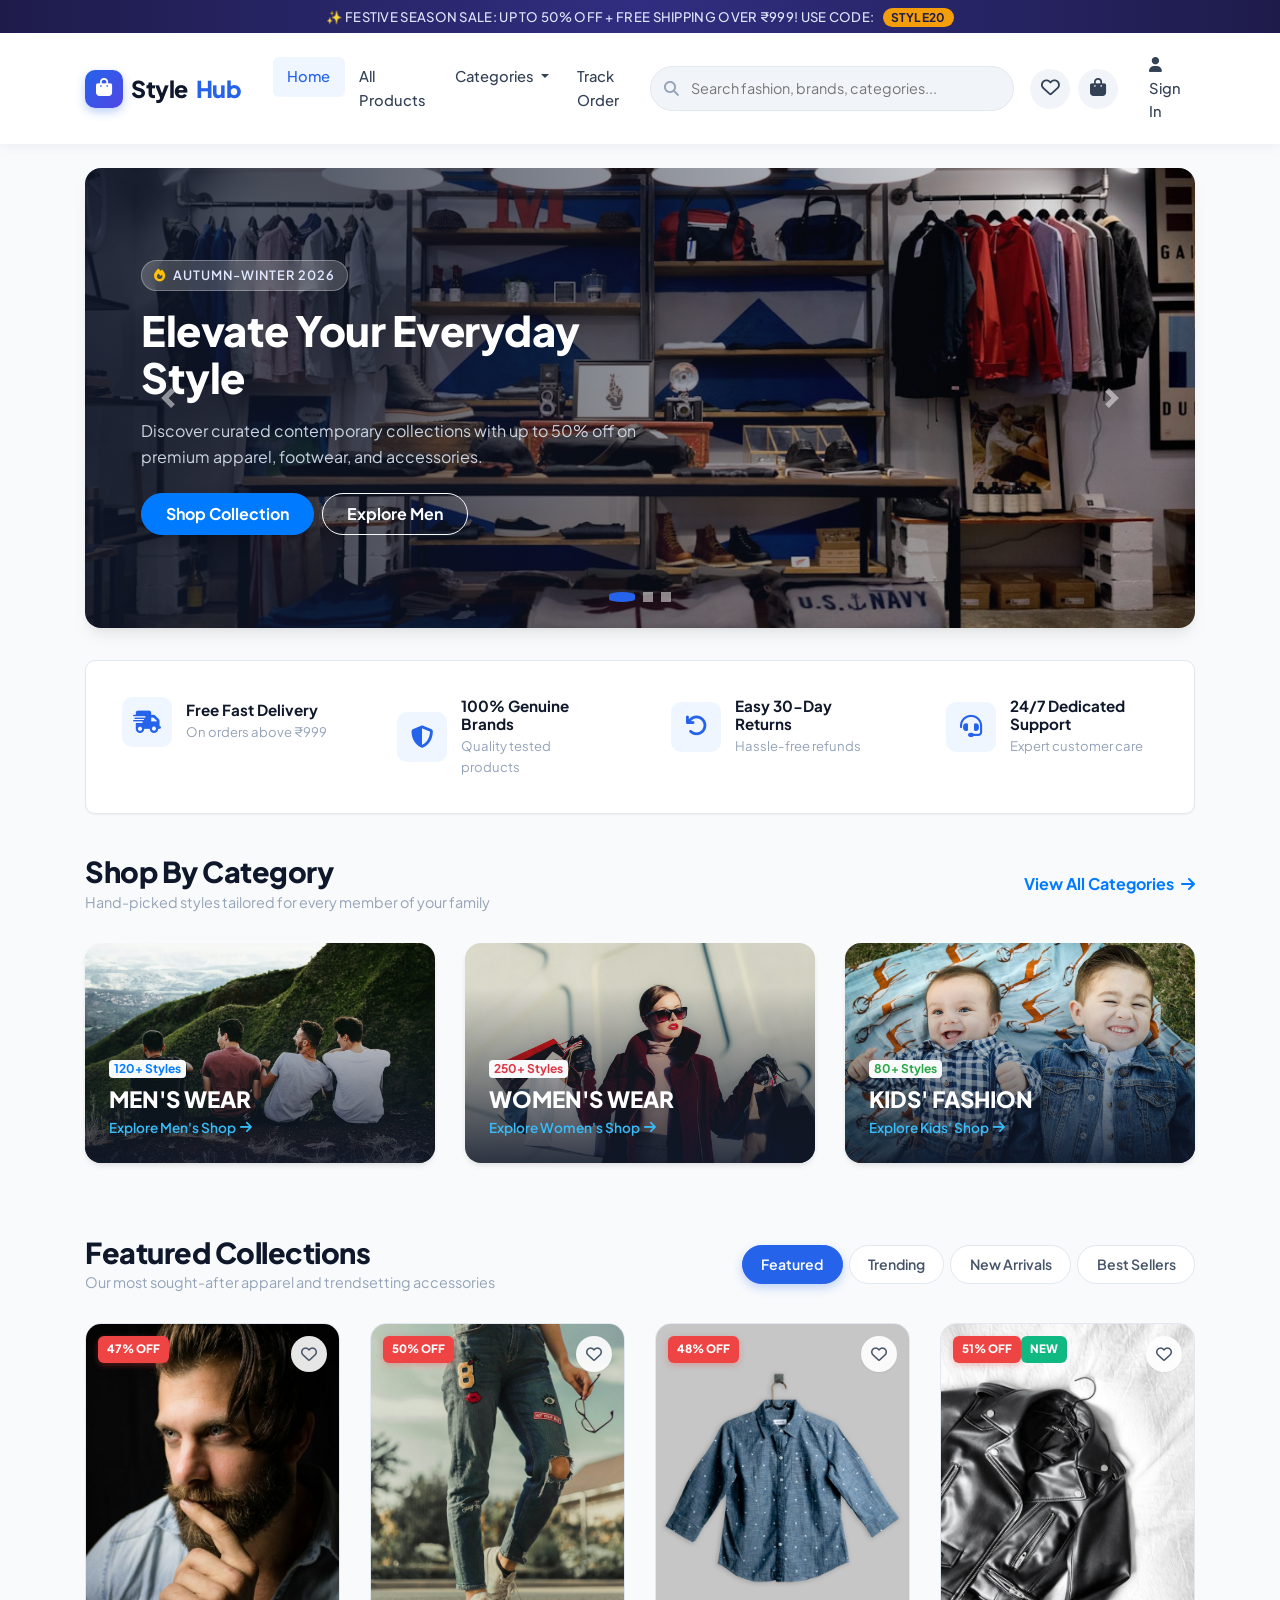
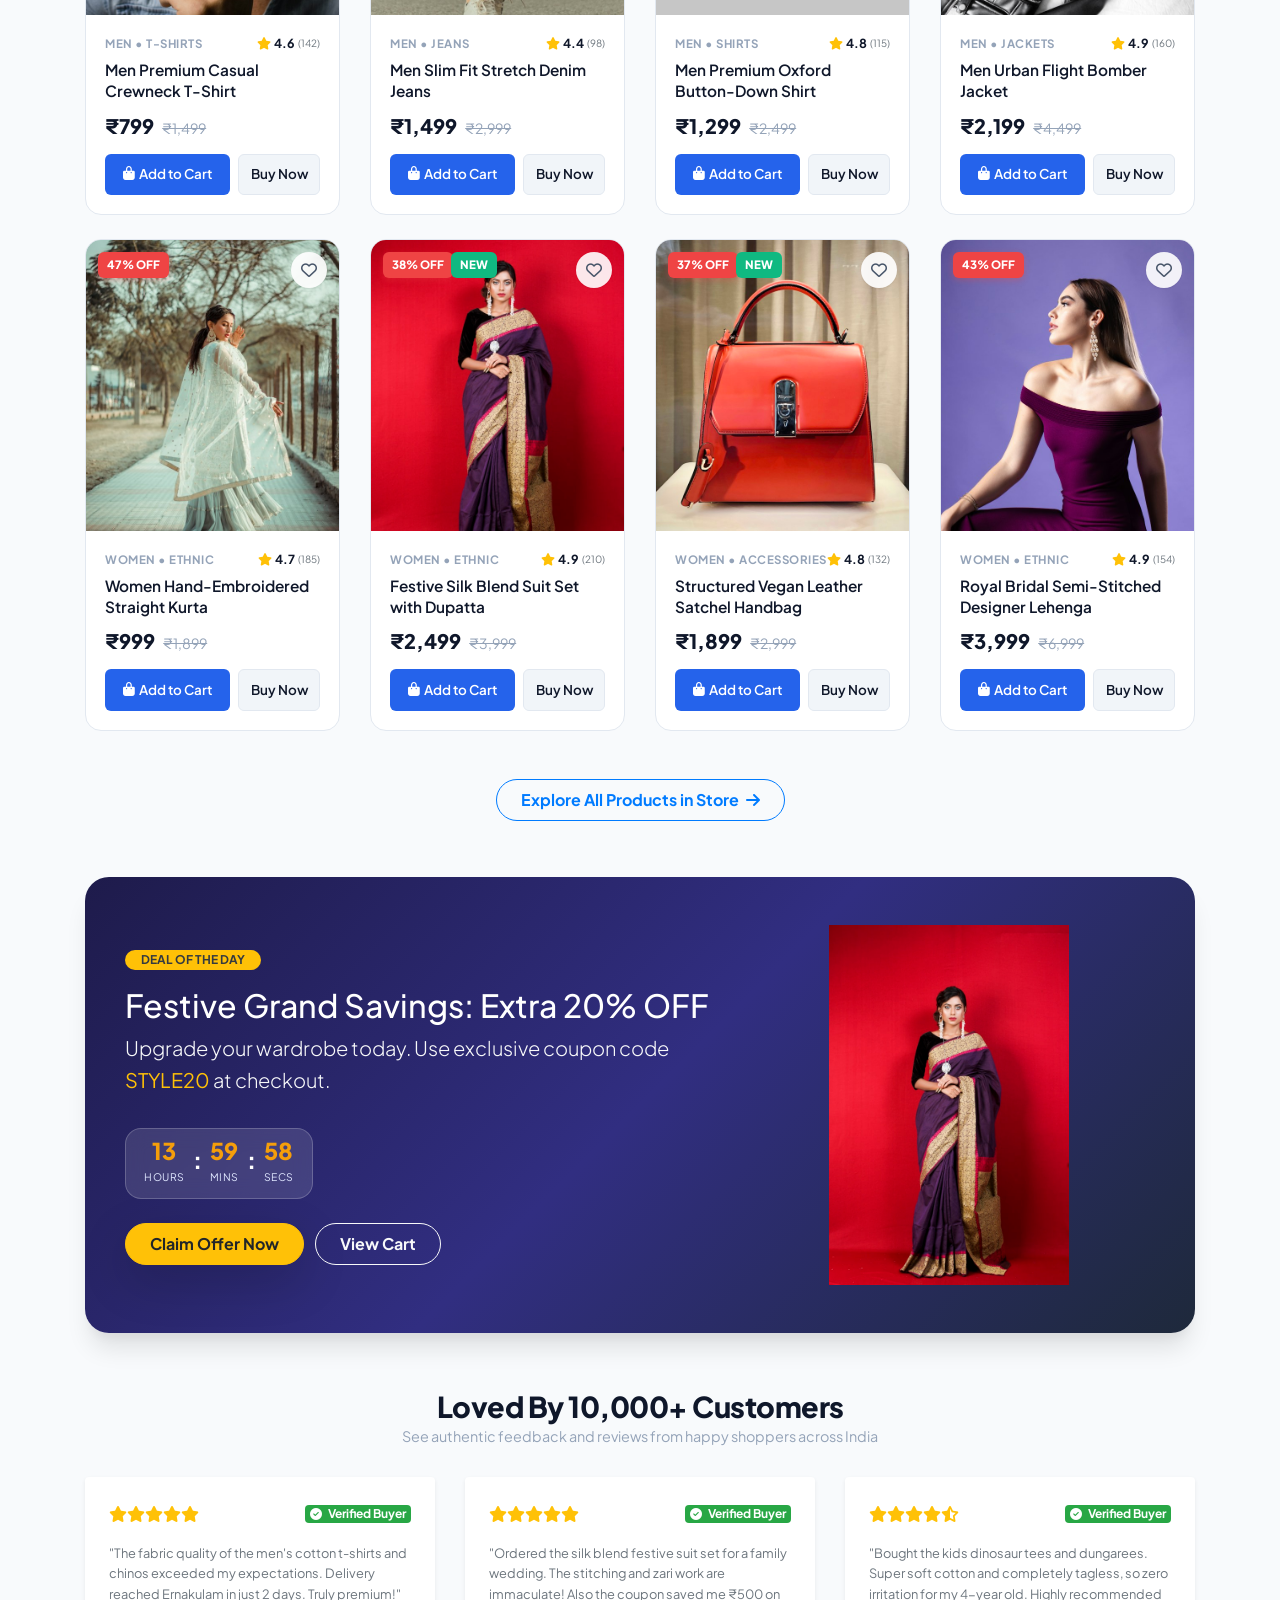
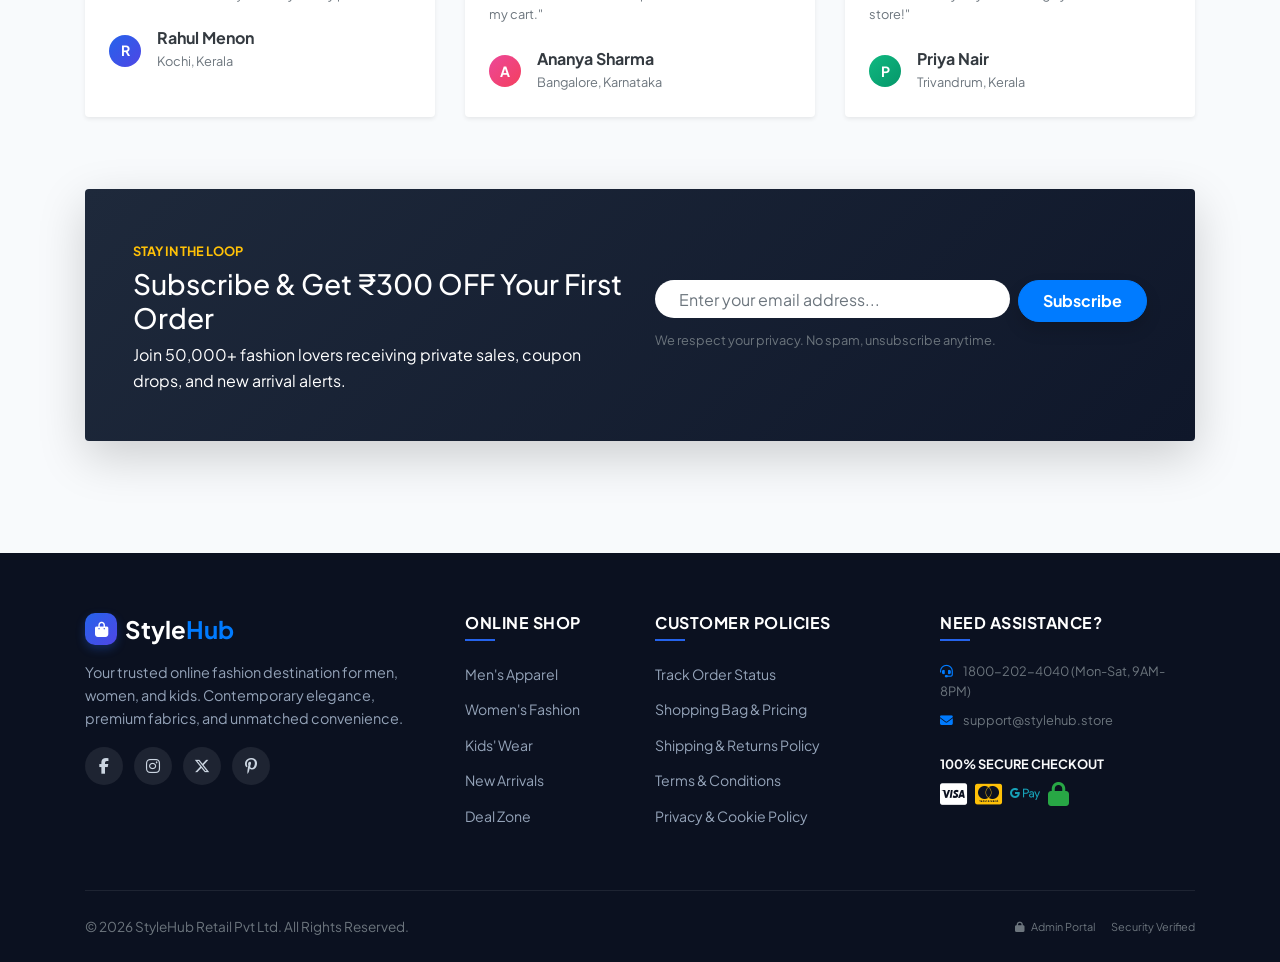
<file: index.html>
<!DOCTYPE html>
<html lang="en">
<head>
  <meta charset="UTF-8">
  <meta http-equiv="X-UA-Compatible" content="IE=edge">
  <meta name="viewport" content="width=device-width, initial-scale=1.0">
  <title>StyleHub | Premium Online Fashion & Lifestyle Store</title>

  <!-- Google Fonts & Font Awesome Icons -->
  <link rel="stylesheet" href="https://cdnjs.cloudflare.com/ajax/libs/font-awesome/6.4.0/css/all.min.css">
  <link rel="stylesheet" href="https://maxcdn.bootstrapcdn.com/bootstrap/4.5.2/css/bootstrap.min.css">
  
  <!-- Custom Modern Design System -->
  <link rel="stylesheet" href="ecommerce.css">
</head>
<body>

  <!-- Top Announcement Bar -->
  <div class="top-announcement-bar">
    <span>✨ FESTIVE SEASON SALE: UP TO 50% OFF + FREE SHIPPING OVER ₹999! USE CODE: <span class="coupon-badge">STYLE20</span></span>
  </div>

  <!-- Main Header & Sticky Navigation -->
  <header class="main-header">
    <div class="container">
      <nav class="navbar navbar-expand-lg navbar-light px-0">
        <!-- Brand Logo -->
        <a class="navbar-brand" href="index.html">
          <div class="brand-icon-box">
            <i class="fas fa-bag-shopping"></i>
          </div>
          Style<span>Hub</span>
        </a>

        <!-- Mobile Toggler -->
        <button class="navbar-toggler border-0" type="button" data-toggle="collapse" data-target="#mainNavbarCollapse">
          <span class="navbar-toggler-icon"></span>
        </button>

        <!-- Navbar Links & Search -->
        <div class="collapse navbar-collapse" id="mainNavbarCollapse">
          <!-- Categories & Navigation -->
          <ul class="navbar-nav mr-auto ml-lg-3">
            <li class="nav-item active">
              <a class="nav-link" href="index.html">Home</a>
            </li>
            <li class="nav-item">
              <a class="nav-link" href="shop.html">All Products</a>
            </li>
            <li class="nav-item dropdown">
              <a class="nav-link dropdown-toggle" href="#" id="categoriesDropdown" role="button" data-toggle="dropdown">
                Categories
              </a>
              <div class="dropdown-menu border-0 shadow-lg" aria-labelledby="categoriesDropdown">
                <a class="dropdown-item py-2" href="men.html"><i class="fas fa-male mr-2 text-primary"></i> Men's Collection</a>
                <a class="dropdown-item py-2" href="women.html"><i class="fas fa-female mr-2 text-danger"></i> Women's Collection</a>
                <a class="dropdown-item py-2" href="kids.html"><i class="fas fa-child mr-2 text-success"></i> Kids' Collection</a>
                <div class="dropdown-divider"></div>
                <a class="dropdown-item py-2" href="shop.html"><i class="fas fa-border-all mr-2 text-info"></i> Browse All Products</a>
              </div>
            </li>
            <li class="nav-item">
              <a class="nav-link" href="order-tracking.html">Track Order</a>
            </li>
          </ul>

          <!-- Live Global Search Input -->
          <div class="search-container-box mx-lg-3 my-2 my-lg-0">
            <div class="search-input-wrapper">
              <i class="fas fa-search search-icon"></i>
              <input type="text" class="global-search-input" placeholder="Search fashion, brands, categories..." autocomplete="off">
            </div>
            <!-- Live Suggestions Container -->
            <div id="search-dropdown-results"></div>
          </div>

          <!-- User Actions (Wishlist, Cart, Profile) -->
          <ul class="navbar-nav align-items-center ml-lg-auto" id="nav-actions-group">
            <li class="nav-item mr-2">
              <a class="nav-action-icon-btn" href="wishlist.html" title="Wishlist">
                <i class="far fa-heart"></i>
                <span class="badge-counter-pill wishlist-badge-count" style="display: none;">0</span>
              </a>
            </li>
            <li class="nav-item mr-3">
              <a class="nav-action-icon-btn" href="cart.html" title="Shopping Cart">
                <i class="fas fa-shopping-bag"></i>
                <span class="badge-counter-pill cart-badge-count" style="display: none;">0</span>
              </a>
            </li>
            <!-- User Login / Profile Container -->
            <div id="nav-user-actions" class="d-flex align-items-center">
              <li class="nav-item">
                <a class="nav-link font-weight-bold" href="auth.html">
                  <i class="far fa-user-circle mr-1"></i> Sign In
                </a>
              </li>
            </div>
          </ul>
        </div>
      </nav>
    </div>
  </header>

  <main>
    <!-- Hero Banner Carousel Section -->
    <section class="container hero-carousel-section">
      <div id="heroCarousel" class="carousel slide hero-slider-wrap" data-ride="carousel" data-interval="4000">
        <ol class="carousel-indicators">
          <li data-target="#heroCarousel" data-slide-to="0" class="active"></li>
          <li data-target="#heroCarousel" data-slide-to="1"></li>
          <li data-target="#heroCarousel" data-slide-to="2"></li>
        </ol>
        <div class="carousel-inner">
          <!-- Slide 1 -->
          <div class="carousel-item active">
            <img src="images/banner1.jpg" alt="Festive Fashion Sale">
            <div class="hero-caption-overlay">
              <div class="hero-content-box">
                <span class="hero-tagline-chip"><i class="fas fa-fire mr-1 text-warning"></i> Autumn-Winter 2026</span>
                <h1 class="hero-headline">Elevate Your Everyday Style</h1>
                <p class="hero-subtext">Discover curated contemporary collections with up to 50% off on premium apparel, footwear, and accessories.</p>
                <div class="d-flex gap-3">
                  <a href="shop.html" class="btn btn-primary px-4 py-2 font-weight-bold rounded-pill shadow">Shop Collection</a>
                  <a href="men.html" class="btn btn-outline-light px-4 py-2 font-weight-bold rounded-pill ml-2">Explore Men</a>
                </div>
              </div>
            </div>
          </div>
          <!-- Slide 2 -->
          <div class="carousel-item">
            <img src="images/banner2.jpg" alt="Women Haute Couture">
            <div class="hero-caption-overlay">
              <div class="hero-content-box">
                <span class="hero-tagline-chip"><i class="fas fa-gem mr-1 text-info"></i> Luxury Ethnic & Western</span>
                <h1 class="hero-headline">Timeless Elegance & Comfort</h1>
                <p class="hero-subtext">Handcrafted ethnic wear, designer lehengas, and contemporary fits tailored to your perfection.</p>
                <div class="d-flex gap-3">
                  <a href="women.html" class="btn btn-primary px-4 py-2 font-weight-bold rounded-pill shadow">Women's Edit</a>
                  <a href="shop.html" class="btn btn-outline-light px-4 py-2 font-weight-bold rounded-pill ml-2">All Products</a>
                </div>
              </div>
            </div>
          </div>
          <!-- Slide 3 -->
          <div class="carousel-item">
            <img src="images/banner3.jpg" alt="Urban Streetwear">
            <div class="hero-caption-overlay">
              <div class="hero-content-box">
                <span class="hero-tagline-chip"><i class="fas fa-bolt mr-1 text-warning"></i> Trending Now</span>
                <h1 class="hero-headline">Bold Urban Streetwear</h1>
                <p class="hero-subtext">Casual staples, bomber jackets, and stretch denim built for modern comfort and active lifestyles.</p>
                <div class="d-flex gap-3">
                  <a href="shop.html?category=Men" class="btn btn-primary px-4 py-2 font-weight-bold rounded-pill shadow">Discover Now</a>
                  <a href="kids.html" class="btn btn-outline-light px-4 py-2 font-weight-bold rounded-pill ml-2">Kids Wear</a>
                </div>
              </div>
            </div>
          </div>
        </div>
        <a class="carousel-control-prev" href="#heroCarousel" role="button" data-slide="prev">
          <span class="carousel-control-prev-icon" aria-hidden="true"></span>
        </a>
        <a class="carousel-control-next" href="#heroCarousel" role="button" data-slide="next">
          <span class="carousel-control-next-icon" aria-hidden="true"></span>
        </a>
      </div>
    </section>

    <!-- Trust Features Bar -->
    <section class="container">
      <div class="trust-features-bar">
        <div class="row">
          <div class="col-lg-3 col-6 mb-3 mb-lg-0">
            <div class="trust-item">
              <div class="trust-icon-box"><i class="fas fa-shipping-fast"></i></div>
              <div class="trust-text">
                <h6>Free Fast Delivery</h6>
                <p>On orders above ₹999</p>
              </div>
            </div>
          </div>
          <div class="col-lg-3 col-6 mb-3 mb-lg-0">
            <div class="trust-item">
              <div class="trust-icon-box"><i class="fas fa-shield-halved"></i></div>
              <div class="trust-text">
                <h6>100% Genuine Brands</h6>
                <p>Quality tested products</p>
              </div>
            </div>
          </div>
          <div class="col-lg-3 col-6">
            <div class="trust-item">
              <div class="trust-icon-box"><i class="fas fa-arrow-rotate-left"></i></div>
              <div class="trust-text">
                <h6>Easy 30-Day Returns</h6>
                <p>Hassle-free refunds</p>
              </div>
            </div>
          </div>
          <div class="col-lg-3 col-6">
            <div class="trust-item">
              <div class="trust-icon-box"><i class="fas fa-headset"></i></div>
              <div class="trust-text">
                <h6>24/7 Dedicated Support</h6>
                <p>Expert customer care</p>
              </div>
            </div>
          </div>
        </div>
      </div>
    </section>

    <!-- Popular Category Tiles -->
    <section class="container mb-5">
      <div class="section-header-row">
        <div>
          <h2 class="section-main-heading">Shop By Category</h2>
          <p class="section-subheading">Hand-picked styles tailored for every member of your family</p>
        </div>
        <a href="shop.html" class="font-weight-bold text-primary">View All Categories <i class="fas fa-arrow-right ml-1"></i></a>
      </div>

      <div class="row">
        <!-- Men Category -->
        <div class="col-md-4 mb-4">
          <div class="card category-tile-card">
            <img src="images/men_banner.jpg" class="category-tile-img" alt="Men's Collection">
            <div class="category-tile-overlay">
              <span class="badge badge-light text-primary font-weight-bold align-self-start mb-2">120+ Styles</span>
              <h3 class="category-tile-title">MEN'S WEAR</h3>
              <a href="men.html" class="category-tile-link">Explore Men's Shop <i class="fas fa-arrow-right"></i></a>
            </div>
          </div>
        </div>
        <!-- Women Category -->
        <div class="col-md-4 mb-4">
          <div class="card category-tile-card">
            <img src="images/women_banner.jpg" class="category-tile-img" alt="Women's Collection">
            <div class="category-tile-overlay">
              <span class="badge badge-light text-danger font-weight-bold align-self-start mb-2">250+ Styles</span>
              <h3 class="category-tile-title">WOMEN'S WEAR</h3>
              <a href="women.html" class="category-tile-link">Explore Women's Shop <i class="fas fa-arrow-right"></i></a>
            </div>
          </div>
        </div>
        <!-- Kids Category -->
        <div class="col-md-4 mb-4">
          <div class="card category-tile-card">
            <img src="images/kids_banner.jpg" class="category-tile-img" alt="Kids' Collection">
            <div class="category-tile-overlay">
              <span class="badge badge-light text-success font-weight-bold align-self-start mb-2">80+ Styles</span>
              <h3 class="category-tile-title">KIDS' FASHION</h3>
              <a href="kids.html" class="category-tile-link">Explore Kids' Shop <i class="fas fa-arrow-right"></i></a>
            </div>
          </div>
        </div>
      </div>
    </section>

    <!-- Tabbed Products Section: Featured, Trending, New, Best Sellers -->
    <section class="container mb-5">
      <div class="section-header-row">
        <div>
          <h2 class="section-main-heading">Featured Collections</h2>
          <p class="section-subheading">Our most sought-after apparel and trendsetting accessories</p>
        </div>
        <ul class="nav nav-pills filter-nav-pills" id="productFilterTabs" role="tablist">
          <li class="nav-item">
            <a class="nav-link active" id="tab-featured" data-toggle="pill" href="#pane-featured" role="tab" onclick="loadTabProducts('featured')">Featured</a>
          </li>
          <li class="nav-item">
            <a class="nav-link" id="tab-trending" data-toggle="pill" href="#pane-trending" role="tab" onclick="loadTabProducts('trending')">Trending</a>
          </li>
          <li class="nav-item">
            <a class="nav-link" id="tab-new" data-toggle="pill" href="#pane-new" role="tab" onclick="loadTabProducts('new')">New Arrivals</a>
          </li>
          <li class="nav-item">
            <a class="nav-link" id="tab-bestseller" data-toggle="pill" href="#pane-bestseller" role="tab" onclick="loadTabProducts('bestseller')">Best Sellers</a>
          </li>
        </ul>
      </div>

      <!-- Tab Content Area -->
      <div class="row" id="tab-products-grid">
        <!-- Dynamically rendered by JavaScript -->
      </div>

      <div class="text-center mt-4">
        <a href="shop.html" class="btn btn-outline-primary px-4 py-2 font-weight-bold rounded-pill">
          Explore All Products in Store <i class="fas fa-arrow-right ml-1"></i>
        </a>
      </div>
    </section>

    <!-- Deal of the Day with Live Countdown -->
    <section class="container">
      <div class="deal-banner-section">
        <div class="row align-items-center">
          <div class="col-lg-7">
            <span class="badge badge-warning font-weight-800 text-dark px-3 py-1 rounded-pill mb-3">DEAL OF THE DAY</span>
            <h2 class="font-weight-800 display-5 mb-2">Festive Grand Savings: Extra 20% OFF</h2>
            <p class="text-light lead mb-2">Upgrade your wardrobe today. Use exclusive coupon code <strong class="text-warning">STYLE20</strong> at checkout.</p>
            
            <!-- Live Countdown Timer Display -->
            <div id="deal-timer-display" class="deal-timer-box">
              <!-- Rendered by ecommerce.js -->
            </div>

            <div>
              <a href="shop.html" class="btn btn-warning px-4 py-2 font-weight-bold rounded-pill shadow-lg mr-2">Claim Offer Now</a>
              <a href="cart.html" class="btn btn-outline-light px-4 py-2 font-weight-bold rounded-pill">View Cart</a>
            </div>
          </div>
          <div class="col-lg-5 text-center mt-4 mt-lg-0">
            <img src="images/women2.jpg" alt="Deal of the Day" class="img-fluid rounded-xl shadow-2xl" style="max-height: 360px; object-fit: cover;">
          </div>
        </div>
      </div>
    </section>

    <!-- Customer Reviews / Testimonials -->
    <section class="container my-5">
      <div class="section-header-row text-center d-block">
        <h2 class="section-main-heading">Loved By 10,000+ Customers</h2>
        <p class="section-subheading">See authentic feedback and reviews from happy shoppers across India</p>
      </div>

      <div class="row mt-4">
        <div class="col-md-4 mb-4">
          <div class="card h-100 p-4 border-0 shadow-sm rounded-xl bg-white">
            <div class="d-flex align-items-center mb-3">
              <div class="text-warning mr-2">
                <i class="fas fa-star"></i><i class="fas fa-star"></i><i class="fas fa-star"></i><i class="fas fa-star"></i><i class="fas fa-star"></i>
              </div>
              <span class="badge badge-success font-weight-bold ml-auto"><i class="fas fa-check-circle mr-1"></i> Verified Buyer</span>
            </div>
            <p class="text-muted small mb-4">"The fabric quality of the men's cotton t-shirts and chinos exceeded my expectations. Delivery reached Ernakulam in just 2 days. Truly premium!"</p>
            <div class="d-flex align-items-center">
              <div class="user-avatar-circle mr-3">R</div>
              <div>
                <h6 class="font-weight-bold mb-0 text-dark">Rahul Menon</h6>
                <small class="text-muted">Kochi, Kerala</small>
              </div>
            </div>
          </div>
        </div>
        <div class="col-md-4 mb-4">
          <div class="card h-100 p-4 border-0 shadow-sm rounded-xl bg-white">
            <div class="d-flex align-items-center mb-3">
              <div class="text-warning mr-2">
                <i class="fas fa-star"></i><i class="fas fa-star"></i><i class="fas fa-star"></i><i class="fas fa-star"></i><i class="fas fa-star"></i>
              </div>
              <span class="badge badge-success font-weight-bold ml-auto"><i class="fas fa-check-circle mr-1"></i> Verified Buyer</span>
            </div>
            <p class="text-muted small mb-4">"Ordered the silk blend festive suit set for a family wedding. The stitching and zari work are immaculate! Also the coupon saved me ₹500 on my cart."</p>
            <div class="d-flex align-items-center">
              <div class="user-avatar-circle mr-3" style="background: linear-gradient(135deg, #ec4899, #f43f5e);">A</div>
              <div>
                <h6 class="font-weight-bold mb-0 text-dark">Ananya Sharma</h6>
                <small class="text-muted">Bangalore, Karnataka</small>
              </div>
            </div>
          </div>
        </div>
        <div class="col-md-4 mb-4">
          <div class="card h-100 p-4 border-0 shadow-sm rounded-xl bg-white">
            <div class="d-flex align-items-center mb-3">
              <div class="text-warning mr-2">
                <i class="fas fa-star"></i><i class="fas fa-star"></i><i class="fas fa-star"></i><i class="fas fa-star"></i><i class="fas fa-star-half-alt"></i>
              </div>
              <span class="badge badge-success font-weight-bold ml-auto"><i class="fas fa-check-circle mr-1"></i> Verified Buyer</span>
            </div>
            <p class="text-muted small mb-4">"Bought the kids dinosaur tees and dungarees. Super soft cotton and completely tagless, so zero irritation for my 4-year old. Highly recommended store!"</p>
            <div class="d-flex align-items-center">
              <div class="user-avatar-circle mr-3" style="background: linear-gradient(135deg, #10b981, #059669);">P</div>
              <div>
                <h6 class="font-weight-bold mb-0 text-dark">Priya Nair</h6>
                <small class="text-muted">Trivandrum, Kerala</small>
              </div>
            </div>
          </div>
        </div>
      </div>
    </section>

    <!-- Newsletter Subscription Section -->
    <section class="container my-5">
      <div class="card p-4 p-md-5 border-0 rounded-2xl shadow-lg" style="background: linear-gradient(135deg, #1e293b, #0f172a); color: white;">
        <div class="row align-items-center">
          <div class="col-lg-6 mb-3 mb-lg-0">
            <span class="text-warning font-weight-bold text-uppercase small">Stay in the Loop</span>
            <h3 class="font-weight-800 mt-1 mb-2">Subscribe & Get ₹300 OFF Your First Order</h3>
            <p class="text-slate-400 mb-0">Join 50,000+ fashion lovers receiving private sales, coupon drops, and new arrival alerts.</p>
          </div>
          <div class="col-lg-6">
            <form onsubmit="handleNewsletter(event)" class="d-flex gap-2">
              <input type="email" id="newsletter-email" class="form-control rounded-pill py-3 px-4 border-0 mr-2" placeholder="Enter your email address..." required>
              <button type="submit" class="btn btn-primary px-4 py-2 font-weight-bold rounded-pill shadow flex-shrink-0">Subscribe</button>
            </form>
            <small class="text-muted mt-2 d-block">We respect your privacy. No spam, unsubscribe anytime.</small>
          </div>
        </div>
      </div>
    </section>
  </main>

  <!-- Main Footer -->
  <footer class="main-footer">
    <div class="container">
      <div class="row">
        <!-- Brand Info -->
        <div class="col-lg-4 col-md-6 mb-4 mb-lg-0">
          <div class="d-flex align-items-center gap-2 mb-3">
            <div class="brand-icon-box" style="width: 32px; height: 32px; font-size: 0.95rem;">
              <i class="fas fa-bag-shopping"></i>
            </div>
            <h4 class="font-weight-bold text-white mb-0 ml-2">Style<span class="text-primary">Hub</span></h4>
          </div>
          <p class="footer-brand-tagline">Your trusted online fashion destination for men, women, and kids. Contemporary elegance, premium fabrics, and unmatched convenience.</p>
          <div class="social-links-box mt-3">
            <a href="#" title="Facebook"><i class="fab fa-facebook-f"></i></a>
            <a href="#" title="Instagram"><i class="fab fa-instagram"></i></a>
            <a href="#" title="Twitter"><i class="fab fa-x-twitter"></i></a>
            <a href="#" title="Pinterest"><i class="fab fa-pinterest-p"></i></a>
          </div>
        </div>

        <!-- Shop Links -->
        <div class="col-lg-2 col-6 mb-4 mb-lg-0">
          <h5 class="footer-col-header">ONLINE SHOP</h5>
          <ul class="footer-links-list">
            <li><a href="men.html">Men's Apparel</a></li>
            <li><a href="women.html">Women's Fashion</a></li>
            <li><a href="kids.html">Kids' Wear</a></li>
            <li><a href="shop.html">New Arrivals</a></li>
            <li><a href="shop.html?sort=discount">Deal Zone</a></li>
          </ul>
        </div>

        <!-- Customer Care -->
        <div class="col-lg-3 col-6 mb-4 mb-lg-0">
          <h5 class="footer-col-header">CUSTOMER POLICIES</h5>
          <ul class="footer-links-list">
            <li><a href="order-tracking.html">Track Order Status</a></li>
            <li><a href="cart.html">Shopping Bag & Pricing</a></li>
            <li><a href="#">Shipping & Returns Policy</a></li>
            <li><a href="#">Terms & Conditions</a></li>
            <li><a href="#">Privacy & Cookie Policy</a></li>
          </ul>
        </div>

        <!-- Contact & Security -->
        <div class="col-lg-3 col-md-6">
          <h5 class="footer-col-header">NEED ASSISTANCE?</h5>
          <p class="small text-muted mb-2"><i class="fas fa-headset mr-2 text-primary"></i> 1800-202-4040 (Mon-Sat, 9AM-8PM)</p>
          <p class="small text-muted mb-3"><i class="fas fa-envelope mr-2 text-primary"></i> support@stylehub.store</p>
          <div class="pt-2">
            <span class="small font-weight-bold text-light d-block mb-2">100% SECURE CHECKOUT</span>
            <div class="d-flex gap-2 text-muted h4">
              <i class="fab fa-cc-visa text-white mr-2"></i>
              <i class="fab fa-cc-mastercard text-warning mr-2"></i>
              <i class="fab fa-google-pay text-info mr-2"></i>
              <i class="fas fa-lock text-success"></i>
            </div>
          </div>
        </div>
      </div>

      <div class="footer-bottom-row">
        <p class="mb-0 text-muted">&copy; 2026 StyleHub Retail Pvt Ltd. All Rights Reserved.</p>
        <div class="d-flex gap-3">
          <a href="admin.html" class="text-muted small mr-3"><i class="fas fa-lock mr-1"></i> Admin Portal</a>
          <a href="#" class="text-muted small">Security Verified</a>
        </div>
      </div>
    </div>
  </footer>

  <!-- Scripts -->
  <script src="https://ajax.googleapis.com/ajax/libs/jquery/3.5.1/jquery.min.js"></script>
  <script src="https://cdnjs.cloudflare.com/ajax/libs/popper.js/1.16.0/umd/popper.min.js"></script>
  <script src="https://maxcdn.bootstrapcdn.com/bootstrap/4.5.2/js/bootstrap.min.js"></script>
  <script src="ecommerce.js"></script>

  <script>
    // Tab Products Loader
    function loadTabProducts(tabKey) {
      const container = document.getElementById('tab-products-grid');
      if (!container) return;
      
      const all = getProducts();
      let filtered = [];

      if (tabKey === 'featured') {
        filtered = all.filter(p => p.isFeatured).slice(0, 8);
      } else if (tabKey === 'trending') {
        filtered = all.filter(p => p.isTrending).slice(0, 8);
      } else if (tabKey === 'new') {
        filtered = all.filter(p => p.isNew).slice(0, 8);
      } else if (tabKey === 'bestseller') {
        filtered = all.filter(p => p.isBestSeller).slice(0, 8);
      } else {
        filtered = all.slice(0, 8);
      }

      container.innerHTML = filtered.map(p => renderProductCard(p)).join('');
      updateWishlistBadges();
    }

    function handleNewsletter(e) {
      e.preventDefault();
      const email = document.getElementById('newsletter-email').value;
      showToast(`Thank you! ₹300 coupon code sent to ${email}`, 'success');
      e.target.reset();
    }

    document.addEventListener('DOMContentLoaded', () => {
      loadTabProducts('featured');
    });
  </script>
</body>
</html>
</file>
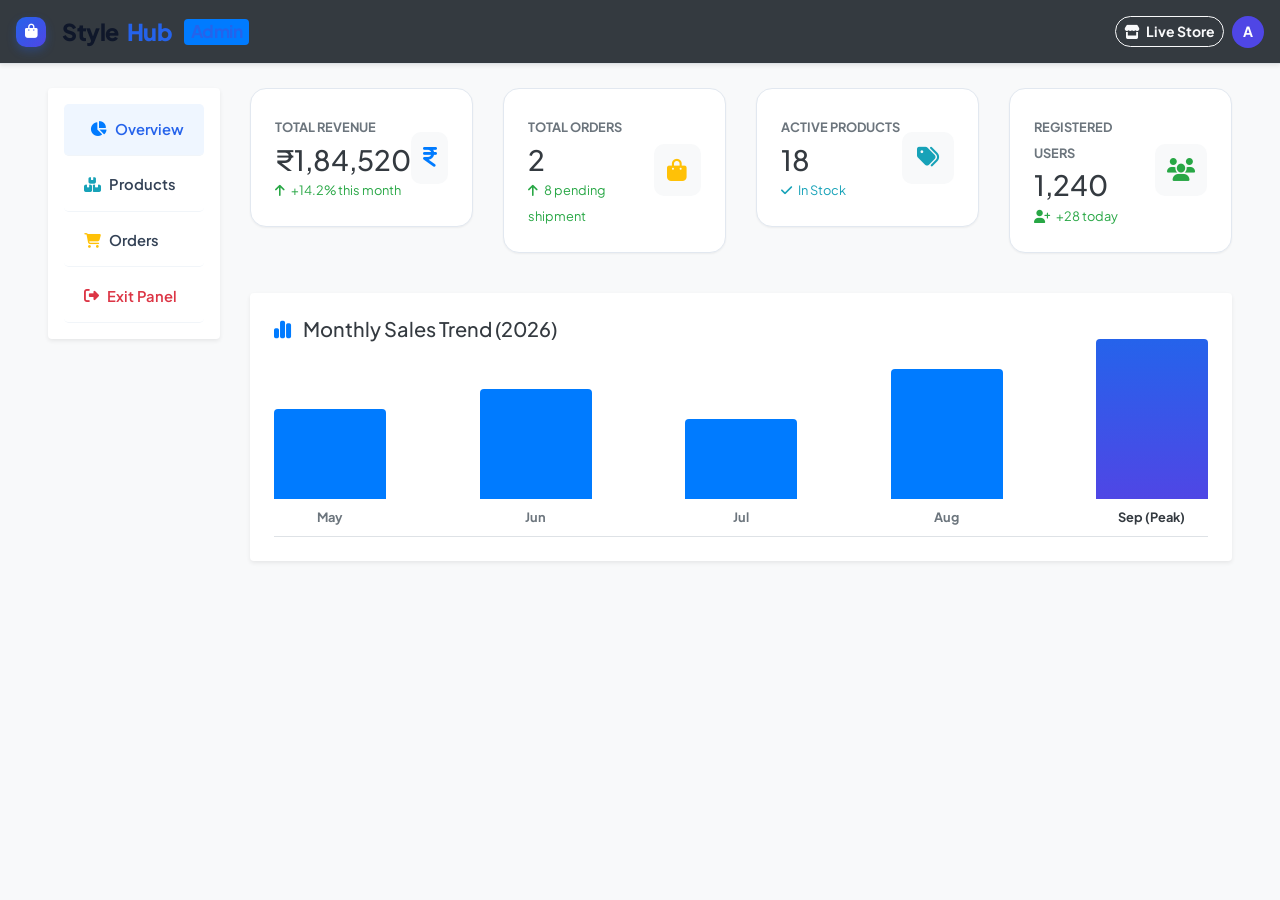
<file: admin.html>
<!DOCTYPE html>
<html lang="en">
<head>
  <meta charset="UTF-8">
  <meta http-equiv="X-UA-Compatible" content="IE=edge">
  <meta name="viewport" content="width=device-width, initial-scale=1.0">
  <title>Admin Dashboard & Management | StyleHub</title>

  <link rel="stylesheet" href="https://cdnjs.cloudflare.com/ajax/libs/font-awesome/6.4.0/css/all.min.css">
  <link rel="stylesheet" href="https://maxcdn.bootstrapcdn.com/bootstrap/4.5.2/css/bootstrap.min.css">
  <link rel="stylesheet" href="ecommerce.css">
</head>
<body class="bg-light">

  <!-- Admin Top Navbar -->
  <header class="bg-dark text-white py-2 px-3 border-bottom shadow-sm">
    <div class="d-flex justify-content-between align-items-center">
      <div class="d-flex align-items-center">
        <a class="navbar-brand text-white font-weight-800 m-0 mr-4" href="index.html">
          <div class="brand-icon-box d-inline-flex mr-2" style="width: 30px; height: 30px; font-size: 0.9rem;"><i class="fas fa-bag-shopping"></i></div>
          Style<span>Hub</span> <span class="badge badge-primary font-weight-bold ml-1 small">Admin</span>
        </a>
      </div>
      <div class="d-flex align-items-center gap-3">
        <a href="index.html" class="btn btn-outline-light btn-sm rounded-pill font-weight-bold mr-2"><i class="fas fa-store mr-1"></i> Live Store</a>
        <div class="user-avatar-circle" style="background: #4f46e5;">A</div>
      </div>
    </div>
  </header>

  <div class="container-fluid my-4 px-lg-5">
    <div class="row">
      <!-- Admin Sidebar Navigation -->
      <div class="col-lg-2 mb-4">
        <div class="card p-3 border-0 rounded-xl shadow-sm bg-white">
          <div class="nav flex-column" role="tablist">
            <a class="dashboard-nav-item active rounded-lg mb-1" data-toggle="pill" href="#adm-overview">
              <i class="fas fa-chart-pie mr-2 text-primary"></i> Overview
            </a>
            <a class="dashboard-nav-item rounded-lg mb-1" data-toggle="pill" href="#adm-products">
              <i class="fas fa-boxes-stacked mr-2 text-info"></i> Products
            </a>
            <a class="dashboard-nav-item rounded-lg mb-1" data-toggle="pill" href="#adm-orders">
              <i class="fas fa-shopping-cart mr-2 text-warning"></i> Orders
            </a>
            <a class="dashboard-nav-item rounded-lg text-danger" href="index.html">
              <i class="fas fa-sign-out-alt mr-2"></i> Exit Panel
            </a>
          </div>
        </div>
      </div>

      <!-- Main Admin Content Area -->
      <div class="col-lg-10">
        <div class="tab-content">
          <!-- TAB 1: OVERVIEW METRICS -->
          <div class="tab-pane fade show active" id="adm-overview">
            <!-- 4 Metric KPI Cards -->
            <div class="row mb-4">
              <div class="col-xl-3 col-sm-6 mb-3">
                <div class="metric-kpi-card">
                  <div>
                    <span class="small font-weight-bold text-muted text-uppercase">Total Revenue</span>
                    <h3 class="font-weight-800 text-dark mb-0 mt-1" id="kpi-revenue">₹1,84,520</h3>
                    <small class="text-success"><i class="fas fa-arrow-up mr-1"></i> +14.2% this month</small>
                  </div>
                  <div class="metric-kpi-icon bg-light text-primary"><i class="fas fa-indian-rupee-sign"></i></div>
                </div>
              </div>
              <div class="col-xl-3 col-sm-6 mb-3">
                <div class="metric-kpi-card">
                  <div>
                    <span class="small font-weight-bold text-muted text-uppercase">Total Orders</span>
                    <h3 class="font-weight-800 text-dark mb-0 mt-1" id="kpi-orders">142</h3>
                    <small class="text-success"><i class="fas fa-arrow-up mr-1"></i> 8 pending shipment</small>
                  </div>
                  <div class="metric-kpi-icon bg-light text-warning"><i class="fas fa-bag-shopping"></i></div>
                </div>
              </div>
              <div class="col-xl-3 col-sm-6 mb-3">
                <div class="metric-kpi-card">
                  <div>
                    <span class="small font-weight-bold text-muted text-uppercase">Active Products</span>
                    <h3 class="font-weight-800 text-dark mb-0 mt-1" id="kpi-products">18</h3>
                    <small class="text-info"><i class="fas fa-check mr-1"></i> In Stock</small>
                  </div>
                  <div class="metric-kpi-icon bg-light text-info"><i class="fas fa-tags"></i></div>
                </div>
              </div>
              <div class="col-xl-3 col-sm-6 mb-3">
                <div class="metric-kpi-card">
                  <div>
                    <span class="small font-weight-bold text-muted text-uppercase">Registered Users</span>
                    <h3 class="font-weight-800 text-dark mb-0 mt-1" id="kpi-users">1,240</h3>
                    <small class="text-success"><i class="fas fa-user-plus mr-1"></i> +28 today</small>
                  </div>
                  <div class="metric-kpi-icon bg-light text-success"><i class="fas fa-users"></i></div>
                </div>
              </div>
            </div>

            <!-- Visual Sales Bar Simulation -->
            <div class="card p-4 border-0 rounded-xl shadow-sm bg-white mb-4">
              <h5 class="font-weight-800 text-dark mb-3"><i class="fas fa-chart-simple mr-2 text-primary"></i> Monthly Sales Trend (2026)</h5>
              <div class="d-flex align-items-end justify-content-between pt-4 pb-2 border-bottom" style="height: 180px;">
                <div class="text-center" style="width: 12%;">
                  <div class="bg-primary rounded-top" style="height: 90px;"></div>
                  <small class="text-muted d-block mt-2 font-weight-bold">May</small>
                </div>
                <div class="text-center" style="width: 12%;">
                  <div class="bg-primary rounded-top" style="height: 110px;"></div>
                  <small class="text-muted d-block mt-2 font-weight-bold">Jun</small>
                </div>
                <div class="text-center" style="width: 12%;">
                  <div class="bg-primary rounded-top" style="height: 80px;"></div>
                  <small class="text-muted d-block mt-2 font-weight-bold">Jul</small>
                </div>
                <div class="text-center" style="width: 12%;">
                  <div class="bg-primary rounded-top" style="height: 130px;"></div>
                  <small class="text-muted d-block mt-2 font-weight-bold">Aug</small>
                </div>
                <div class="text-center" style="width: 12%;">
                  <div class="bg-primary rounded-top" style="height: 160px; background: linear-gradient(180deg, #2563eb, #4f46e5);"></div>
                  <small class="text-dark d-block mt-2 font-weight-bold">Sep (Peak)</small>
                </div>
              </div>
            </div>
          </div>

          <!-- TAB 2: PRODUCT MANAGEMENT -->
          <div class="tab-pane fade" id="adm-products">
            <div class="card p-4 border-0 rounded-xl shadow-sm bg-white">
              <div class="d-flex justify-content-between align-items-center mb-4 flex-wrap gap-2">
                <div>
                  <h5 class="font-weight-800 text-dark mb-0">Inventory Products</h5>
                  <small class="text-muted">Manage catalog, add new products, edit pricing or delete items</small>
                </div>
                <div>
                  <button class="btn btn-primary font-weight-bold px-3 py-2 rounded-pill shadow-sm" data-toggle="modal" data-target="#addProductModal">
                    <i class="fas fa-plus mr-1"></i> Add New Product
                  </button>
                </div>
              </div>

              <!-- Products Table -->
              <div class="table-responsive">
                <table class="table table-hover align-middle small mb-0">
                  <thead class="bg-light font-weight-bold">
                    <tr>
                      <th>Image</th>
                      <th>Product Title</th>
                      <th>Category</th>
                      <th>Price</th>
                      <th>Stock</th>
                      <th>Rating</th>
                      <th class="text-right">Actions</th>
                    </tr>
                  </thead>
                  <tbody id="admin-products-table-body">
                    <!-- Populated dynamically -->
                  </tbody>
                </table>
              </div>
            </div>
          </div>

          <!-- TAB 3: ORDER MANAGEMENT -->
          <div class="tab-pane fade" id="adm-orders">
            <div class="card p-4 border-0 rounded-xl shadow-sm bg-white">
              <h5 class="font-weight-800 text-dark mb-3">Customer Orders</h5>
              <div class="table-responsive">
                <table class="table table-hover align-middle small mb-0">
                  <thead class="bg-light font-weight-bold">
                    <tr>
                      <th>Order ID</th>
                      <th>Date</th>
                      <th>Customer</th>
                      <th>Amount</th>
                      <th>Payment</th>
                      <th>Status</th>
                      <th class="text-right">Action</th>
                    </tr>
                  </thead>
                  <tbody id="admin-orders-table-body">
                    <!-- Populated dynamically -->
                  </tbody>
                </table>
              </div>
            </div>
          </div>
        </div>
      </div>
    </div>
  </div>

  <!-- Add Product Modal -->
  <div class="modal fade" id="addProductModal" tabindex="-1" role="dialog" aria-hidden="true">
    <div class="modal-dialog modal-dialog-centered modal-lg" role="document">
      <div class="modal-content border-0 rounded-xl">
        <div class="modal-header bg-dark text-white">
          <h5 class="modal-title font-weight-bold"><i class="fas fa-box mr-2"></i> Add New Product to Store</h5>
          <button type="button" class="close text-white" data-dismiss="modal">&times;</button>
        </div>
        <div class="modal-body p-4">
          <form onsubmit="handleAdminAddProduct(event)">
            <div class="row">
              <div class="col-md-8 mb-3">
                <label class="font-weight-600 small">Product Title *</label>
                <input type="text" id="adm-prod-name" class="form-control" required placeholder="e.g. Men Cotton Casual Blazer">
              </div>
              <div class="col-md-4 mb-3">
                <label class="font-weight-600 small">Category *</label>
                <select id="adm-prod-category" class="custom-select" required>
                  <option value="Men" selected>Men</option>
                  <option value="Women">Women</option>
                  <option value="Kids">Kids</option>
                </select>
              </div>
              <div class="col-md-4 mb-3">
                <label class="font-weight-600 small">Price (₹) *</label>
                <input type="number" id="adm-prod-price" class="form-control" required placeholder="1499">
              </div>
              <div class="col-md-4 mb-3">
                <label class="font-weight-600 small">Original Price (₹) *</label>
                <input type="number" id="adm-prod-origprice" class="form-control" required placeholder="2999">
              </div>
              <div class="col-md-4 mb-3">
                <label class="font-weight-600 small">Stock Quantity *</label>
                <input type="number" id="adm-prod-stock" class="form-control" value="25" required>
              </div>
              <div class="col-12 mb-3">
                <label class="font-weight-600 small">Image Path / URL *</label>
                <input type="text" id="adm-prod-img" class="form-control" value="images/men1.jpg" required>
              </div>
              <div class="col-12 mb-3">
                <label class="font-weight-600 small">Short Description</label>
                <textarea id="adm-prod-desc" class="form-control" rows="2" placeholder="Product details..."></textarea>
              </div>
            </div>
            <div class="text-right mt-3">
              <button type="button" class="btn btn-secondary rounded-pill px-4" data-dismiss="modal">Cancel</button>
              <button type="submit" class="btn btn-primary rounded-pill font-weight-bold px-4 ml-2">Add Product</button>
            </div>
          </form>
        </div>
      </div>
    </div>
  </div>

  <!-- Scripts -->
  <script src="https://ajax.googleapis.com/ajax/libs/jquery/3.5.1/jquery.min.js"></script>
  <script src="https://cdnjs.cloudflare.com/ajax/libs/popper.js/1.16.0/umd/popper.min.js"></script>
  <script src="https://maxcdn.bootstrapcdn.com/bootstrap/4.5.2/js/bootstrap.min.js"></script>
  <script src="ecommerce.js"></script>

  <script>
    function loadAdminData() {
      const products = getProducts();
      const orders = getOrders();

      // KPI counts
      document.getElementById('kpi-products').innerText = products.length;
      document.getElementById('kpi-orders').innerText = orders.length;

      // Products Table
      const prodBody = document.getElementById('admin-products-table-body');
      prodBody.innerHTML = products.map(p => `
        <tr>
          <td><img src="${p.image}" class="rounded" style="width: 38px; height: 38px; object-fit: cover;"></td>
          <td class="font-weight-bold text-dark">${p.name}</td>
          <td><span class="badge badge-light">${p.category}</span></td>
          <td class="font-weight-bold">₹${p.price.toLocaleString('en-IN')}</td>
          <td><span class="badge badge-success font-weight-bold">${p.stockCount || 20} in stock</span></td>
          <td><i class="fas fa-star text-warning"></i> ${p.rating || 4.5}</td>
          <td class="text-right">
            <button class="btn btn-sm btn-outline-danger" onclick="handleAdminDeleteProduct('${p.id}')">
              <i class="fas fa-trash"></i>
            </button>
          </td>
        </tr>
      `).join('');

      // Orders Table
      const orderBody = document.getElementById('admin-orders-table-body');
      orderBody.innerHTML = orders.map(o => `
        <tr>
          <td class="font-weight-bold">${o.id}</td>
          <td class="text-muted">${o.date}</td>
          <td>${(o.shippingAddress && o.shippingAddress.name) || 'Shabna M'}</td>
          <td class="font-weight-bold text-primary">₹${o.total.toLocaleString('en-IN')}</td>
          <td>${o.paymentMethod}</td>
          <td>
            <span class="badge ${o.status === 'Delivered' ? 'badge-success' : 'badge-warning'} font-weight-bold px-2 py-1 rounded-pill">
              ${o.status}
            </span>
          </td>
          <td class="text-right">
            <button class="btn btn-sm btn-outline-primary" onclick="toggleOrderStatus('${o.id}')">
              Update Status
            </button>
          </td>
        </tr>
      `).join('');
    }

    function handleAdminAddProduct(e) {
      e.preventDefault();
      const products = getProducts();
      const newP = {
        id: 'p_' + Date.now().toString(36),
        name: document.getElementById('adm-prod-name').value.trim(),
        category: document.getElementById('adm-prod-category').value,
        subCategory: 'Apparel',
        price: Number(document.getElementById('adm-prod-price').value),
        originalPrice: Number(document.getElementById('adm-prod-origprice').value),
        stockCount: Number(document.getElementById('adm-prod-stock').value),
        image: document.getElementById('adm-prod-img').value.trim() || 'images/men1.jpg',
        description: document.getElementById('adm-prod-desc').value.trim() || 'Premium fashion item',
        rating: 4.8,
        reviewsCount: 1,
        inStock: true
      };
      products.unshift(newP);
      saveProducts(products);
      $('#addProductModal').modal('hide');
      showToast('Product added successfully!', 'success');
      loadAdminData();
    }

    function handleAdminDeleteProduct(id) {
      if (confirm('Delete this product from catalog?')) {
        let products = getProducts();
        products = products.filter(p => p.id !== id);
        saveProducts(products);
        showToast('Product deleted', 'info');
        loadAdminData();
      }
    }

    function toggleOrderStatus(orderId) {
      const orders = getOrders();
      const o = orders.find(ord => ord.id === orderId);
      if (o) {
        o.status = o.status === 'Delivered' ? 'Processing' : 'Delivered';
        localStorage.setItem(STORAGE_KEYS.ORDERS, JSON.stringify(orders));
        showToast(`Order ${orderId} marked as ${o.status}!`, 'success');
        loadAdminData();
      }
    }

    document.addEventListener('DOMContentLoaded', () => {
      loadAdminData();
    });
  </script>
</body>
</html>
</file>
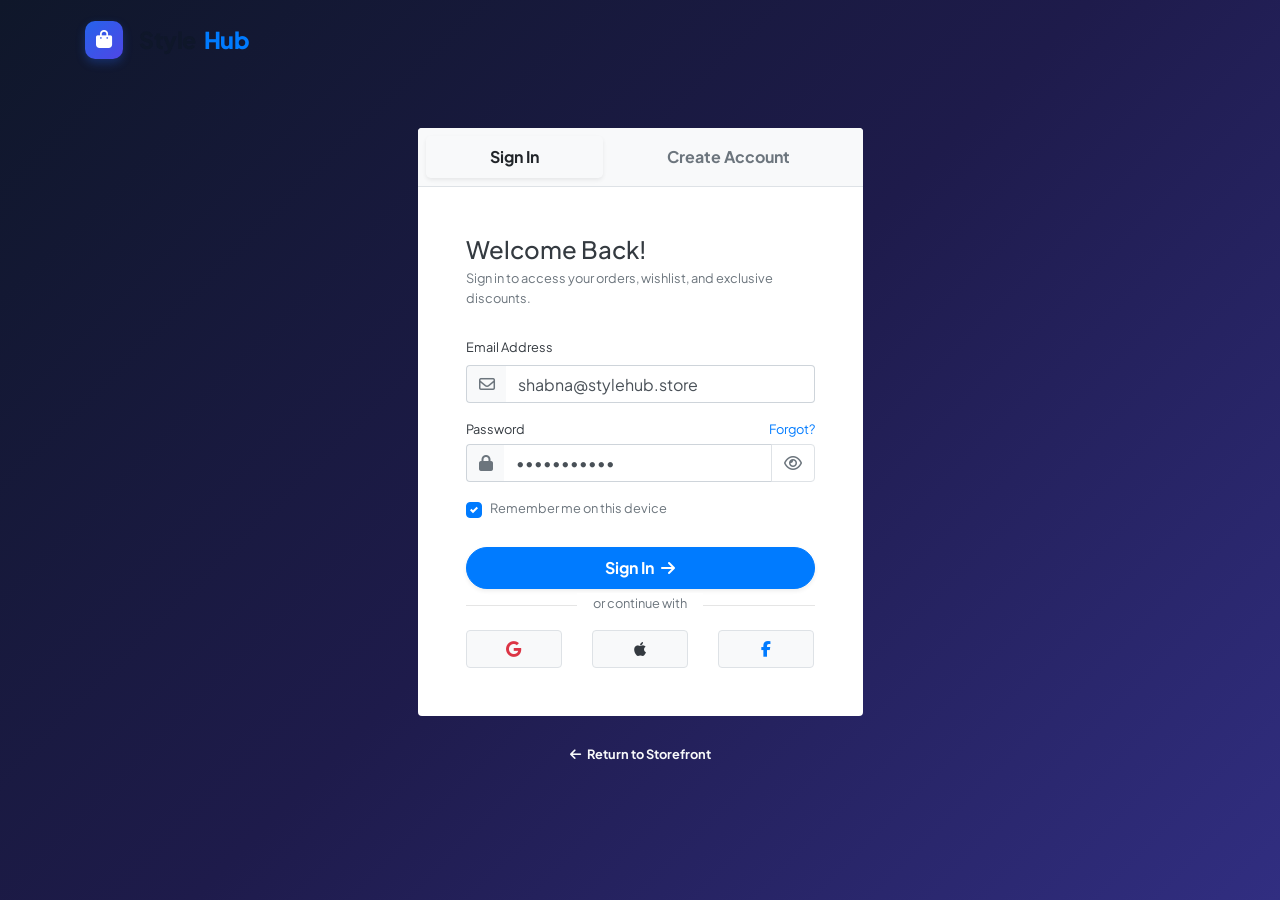
<file: auth.html>
<!DOCTYPE html>
<html lang="en">
<head>
  <meta charset="UTF-8">
  <meta http-equiv="X-UA-Compatible" content="IE=edge">
  <meta name="viewport" content="width=device-width, initial-scale=1.0">
  <title>Sign In & Register | StyleHub</title>

  <link rel="stylesheet" href="https://cdnjs.cloudflare.com/ajax/libs/font-awesome/6.4.0/css/all.min.css">
  <link rel="stylesheet" href="https://maxcdn.bootstrapcdn.com/bootstrap/4.5.2/css/bootstrap.min.css">
  <link rel="stylesheet" href="ecommerce.css">
</head>
<body style="background: linear-gradient(135deg, #0f172a 0%, #1e1b4b 50%, #312e81 100%); min-height: 100vh;">

  <!-- Header Mini -->
  <header class="py-3">
    <div class="container text-center">
      <a class="navbar-brand text-white font-weight-800 h3 m-0" href="index.html">
        <div class="brand-icon-box d-inline-flex mr-2"><i class="fas fa-bag-shopping"></i></div>
        Style<span class="text-primary">Hub</span>
      </a>
    </div>
  </header>

  <main class="container my-auto py-5">
    <div class="row justify-content-center">
      <div class="col-lg-5 col-md-8">
        <!-- Auth Card -->
        <div class="card border-0 rounded-2xl shadow-2xl overflow-hidden bg-white">
          <!-- Card Header Tabs -->
          <div class="bg-light p-2 border-bottom d-flex text-center">
            <button type="button" class="btn flex-grow-1 font-weight-bold py-2 rounded-lg" id="tab-btn-login" onclick="switchAuthTab('login')">
              Sign In
            </button>
            <button type="button" class="btn flex-grow-1 font-weight-bold py-2 rounded-lg text-muted" id="tab-btn-register" onclick="switchAuthTab('register')">
              Create Account
            </button>
          </div>

          <div class="card-body p-4 p-md-5">
            <!-- LOGIN PANEL -->
            <div id="auth-panel-login">
              <h4 class="font-weight-800 text-dark mb-1">Welcome Back!</h4>
              <p class="text-muted small mb-4">Sign in to access your orders, wishlist, and exclusive discounts.</p>

              <form onsubmit="handleLoginSubmit(event)">
                <div class="form-group mb-3">
                  <label class="font-weight-600 small text-dark">Email Address</label>
                  <div class="input-group">
                    <div class="input-group-prepend">
                      <span class="input-group-text bg-light border-right-0"><i class="far fa-envelope text-muted"></i></span>
                    </div>
                    <input type="email" id="login-email" class="form-control border-left-0" placeholder="name@domain.com" required value="shabna@stylehub.store">
                  </div>
                </div>

                <div class="form-group mb-3">
                  <div class="d-flex justify-content-between align-items-center">
                    <label class="font-weight-600 small text-dark mb-0">Password</label>
                    <a href="#" class="small text-primary font-weight-600" data-toggle="modal" data-target="#forgotPassModal">Forgot?</a>
                  </div>
                  <div class="input-group mt-1">
                    <div class="input-group-prepend">
                      <span class="input-group-text bg-light border-right-0"><i class="fas fa-lock text-muted"></i></span>
                    </div>
                    <input type="password" id="login-pass" class="form-control border-left-0 border-right-0" placeholder="Enter password" required value="password123">
                    <div class="input-group-append">
                      <button class="btn btn-outline-light border text-muted" type="button" onclick="togglePassVisibility('login-pass', this)">
                        <i class="far fa-eye"></i>
                      </button>
                    </div>
                  </div>
                </div>

                <div class="custom-control custom-checkbox mb-4">
                  <input type="checkbox" class="custom-control-input" id="rememberMe" checked>
                  <label class="custom-control-label small text-muted" for="rememberMe">Remember me on this device</label>
                </div>

                <button type="submit" class="btn btn-primary btn-block font-weight-bold py-2 rounded-pill shadow-sm mb-3">
                  Sign In <i class="fas fa-arrow-right ml-1"></i>
                </button>
              </form>

              <div class="text-center my-3 position-relative">
                <hr>
                <span class="bg-white px-3 text-muted small position-absolute" style="top: -12px; left: 50%; transform: translateX(-50%);">or continue with</span>
              </div>

              <!-- Social Login UI -->
              <div class="row pt-2">
                <div class="col-4">
                  <button type="button" class="btn btn-light btn-block font-weight-bold border" onclick="handleSocialAuth('Google')">
                    <i class="fab fa-google text-danger"></i>
                  </button>
                </div>
                <div class="col-4">
                  <button type="button" class="btn btn-light btn-block font-weight-bold border" onclick="handleSocialAuth('Apple')">
                    <i class="fab fa-apple text-dark"></i>
                  </button>
                </div>
                <div class="col-4">
                  <button type="button" class="btn btn-light btn-block font-weight-bold border" onclick="handleSocialAuth('Facebook')">
                    <i class="fab fa-facebook-f text-primary"></i>
                  </button>
                </div>
              </div>
            </div>

            <!-- REGISTER PANEL -->
            <div id="auth-panel-register" style="display: none;">
              <h4 class="font-weight-800 text-dark mb-1">Create Account</h4>
              <p class="text-muted small mb-4">Join StyleHub for express checkout and exclusive deals.</p>

              <form onsubmit="handleRegisterSubmit(event)">
                <div class="form-group mb-3">
                  <label class="font-weight-600 small text-dark">Full Name *</label>
                  <input type="text" id="reg-name" class="form-control" placeholder="Enter your full name" required>
                </div>

                <div class="form-group mb-3">
                  <label class="font-weight-600 small text-dark">Email Address *</label>
                  <input type="email" id="reg-email" class="form-control" placeholder="name@domain.com" required>
                </div>

                <div class="form-group mb-4">
                  <label class="font-weight-600 small text-dark">Create Password *</label>
                  <div class="input-group">
                    <input type="password" id="reg-pass" class="form-control border-right-0" placeholder="Minimum 6 characters" required minlength="6">
                    <div class="input-group-append">
                      <button class="btn btn-outline-light border text-muted" type="button" onclick="togglePassVisibility('reg-pass', this)">
                        <i class="far fa-eye"></i>
                      </button>
                    </div>
                  </div>
                </div>

                <button type="submit" class="btn btn-primary btn-block font-weight-bold py-2 rounded-pill shadow-sm mb-3">
                  Create Account <i class="fas fa-check ml-1"></i>
                </button>
              </form>
            </div>
          </div>
        </div>

        <div class="text-center mt-4">
          <a href="index.html" class="text-light small font-weight-bold"><i class="fas fa-arrow-left mr-1"></i> Return to Storefront</a>
        </div>
      </div>
    </div>
  </main>

  <!-- Forgot Password Modal -->
  <div class="modal fade" id="forgotPassModal" tabindex="-1" role="dialog" aria-hidden="true">
    <div class="modal-dialog modal-dialog-centered" role="document">
      <div class="modal-content border-0 rounded-xl">
        <div class="modal-header bg-dark text-white">
          <h5 class="modal-title font-weight-bold"><i class="fas fa-key mr-2"></i> Reset Password</h5>
          <button type="button" class="close text-white" data-dismiss="modal">&times;</button>
        </div>
        <div class="modal-body p-4">
          <p class="text-muted small mb-3">Enter your registered email address. We will send a secure password reset link to your inbox.</p>
          <div class="form-group">
            <input type="email" id="reset-email-input" class="form-control" placeholder="name@domain.com" required>
          </div>
          <button type="button" class="btn btn-primary btn-block font-weight-bold py-2 rounded-pill" onclick="handlePasswordReset()">
            Send Reset Link
          </button>
        </div>
      </div>
    </div>
  </div>

  <!-- Scripts -->
  <script src="https://ajax.googleapis.com/ajax/libs/jquery/3.5.1/jquery.min.js"></script>
  <script src="https://cdnjs.cloudflare.com/ajax/libs/popper.js/1.16.0/umd/popper.min.js"></script>
  <script src="https://maxcdn.bootstrapcdn.com/bootstrap/4.5.2/js/bootstrap.min.js"></script>
  <script src="ecommerce.js"></script>

  <script>
    function switchAuthTab(mode) {
      const loginPanel = document.getElementById('auth-panel-login');
      const regPanel = document.getElementById('auth-panel-register');
      const btnLogin = document.getElementById('tab-btn-login');
      const btnReg = document.getElementById('tab-btn-register');

      if (mode === 'login') {
        loginPanel.style.display = 'block';
        regPanel.style.display = 'none';
        btnLogin.className = 'btn flex-grow-1 font-weight-bold py-2 rounded-lg btn-white shadow-sm';
        btnReg.className = 'btn flex-grow-1 font-weight-bold py-2 rounded-lg text-muted';
      } else {
        loginPanel.style.display = 'none';
        regPanel.style.display = 'block';
        btnReg.className = 'btn flex-grow-1 font-weight-bold py-2 rounded-lg btn-white shadow-sm';
        btnLogin.className = 'btn flex-grow-1 font-weight-bold py-2 rounded-lg text-muted';
      }
    }

    function togglePassVisibility(inputId, btn) {
      const input = document.getElementById(inputId);
      const icon = btn.querySelector('i');
      if (input.type === 'password') {
        input.type = 'text';
        icon.className = 'far fa-eye-slash';
      } else {
        input.type = 'password';
        icon.className = 'far fa-eye';
      }
    }

    function handleLoginSubmit(e) {
      e.preventDefault();
      const email = document.getElementById('login-email').value;
      const pass = document.getElementById('login-pass').value;
      const res = loginUser(email, pass);
      if (res.success) {
        setTimeout(() => {
          window.location.href = 'index.html';
        }, 500);
      }
    }

    function handleRegisterSubmit(e) {
      e.preventDefault();
      const name = document.getElementById('reg-name').value;
      const email = document.getElementById('reg-email').value;
      const pass = document.getElementById('reg-pass').value;
      const res = registerUser(name, email, pass);
      if (res.success) {
        setTimeout(() => {
          window.location.href = 'index.html';
        }, 500);
      }
    }

    function handleSocialAuth(provider) {
      loginUser(`user_${provider.toLowerCase()}@stylehub.store`, 'socialpass');
      showToast(`Logged in successfully via ${provider}!`, 'success');
      setTimeout(() => {
        window.location.href = 'index.html';
      }, 500);
    }

    function handlePasswordReset() {
      const email = document.getElementById('reset-email-input').value;
      if (!email) {
        alert('Please enter your email.');
        return;
      }
      $('#forgotPassModal').modal('hide');
      showToast(`Password reset link sent to ${email}`, 'info');
    }

    document.addEventListener('DOMContentLoaded', () => {
      switchAuthTab('login');
    });
  </script>
</body>
</html>
</file>
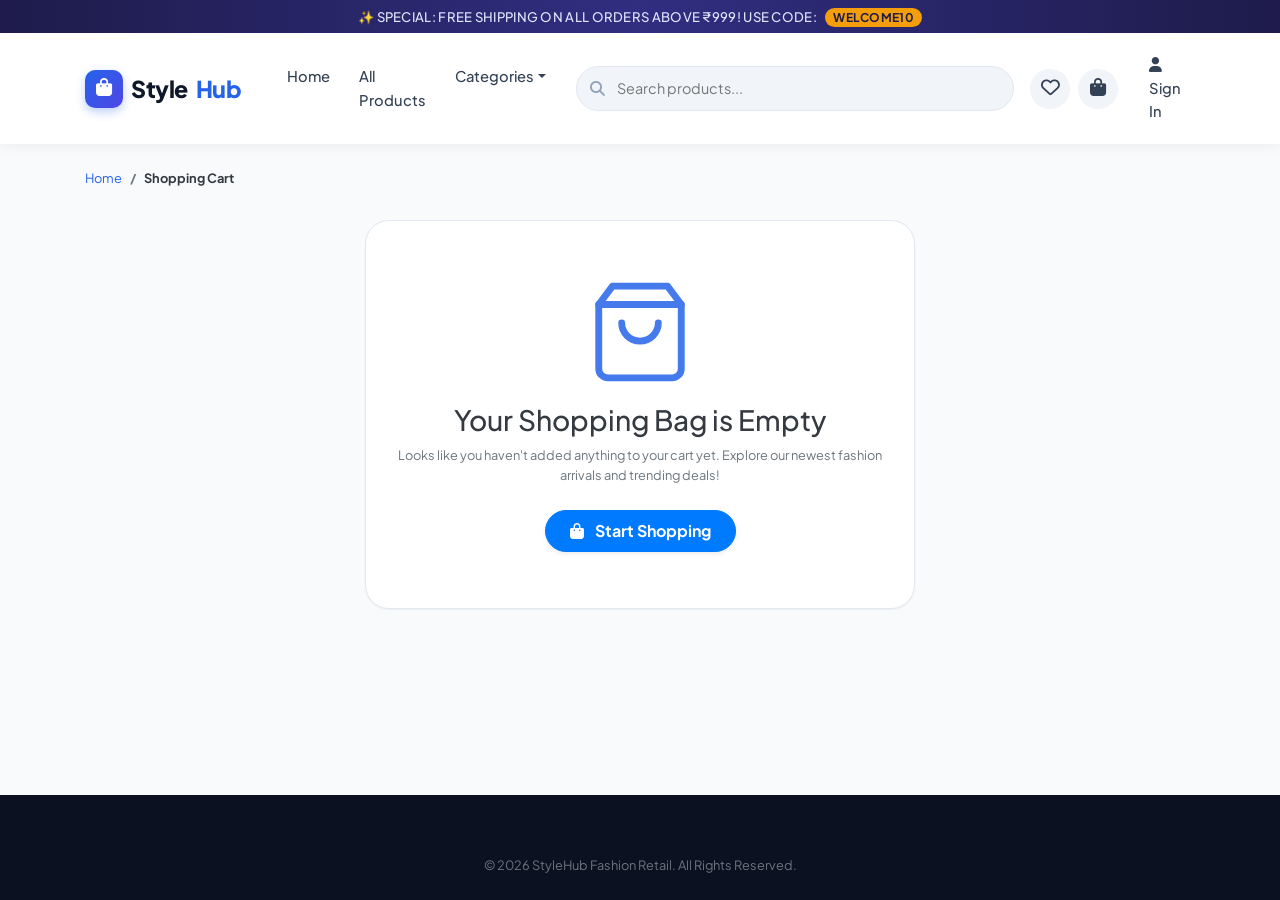
<file: cart.html>
<!DOCTYPE html>
<html lang="en">
<head>
  <meta charset="UTF-8">
  <meta http-equiv="X-UA-Compatible" content="IE=edge">
  <meta name="viewport" content="width=device-width, initial-scale=1.0">
  <title>Shopping Cart | StyleHub</title>

  <link rel="stylesheet" href="https://cdnjs.cloudflare.com/ajax/libs/font-awesome/6.4.0/css/all.min.css">
  <link rel="stylesheet" href="https://maxcdn.bootstrapcdn.com/bootstrap/4.5.2/css/bootstrap.min.css">
  <link rel="stylesheet" href="ecommerce.css">
</head>
<body>

  <!-- Top Announcement Bar -->
  <div class="top-announcement-bar">
    <span>✨ SPECIAL: FREE SHIPPING ON ALL ORDERS ABOVE ₹999! USE CODE: <span class="coupon-badge">WELCOME10</span></span>
  </div>

  <!-- Header -->
  <header class="main-header">
    <div class="container">
      <nav class="navbar navbar-expand-lg navbar-light px-0">
        <a class="navbar-brand" href="index.html">
          <div class="brand-icon-box"><i class="fas fa-bag-shopping"></i></div>
          Style<span>Hub</span>
        </a>

        <button class="navbar-toggler border-0" type="button" data-toggle="collapse" data-target="#mainNavbarCollapse">
          <span class="navbar-toggler-icon"></span>
        </button>

        <div class="collapse navbar-collapse" id="mainNavbarCollapse">
          <ul class="navbar-nav mr-auto ml-lg-3">
            <li class="nav-item"><a class="nav-link" href="index.html">Home</a></li>
            <li class="nav-item"><a class="nav-link" href="shop.html">All Products</a></li>
            <li class="nav-item dropdown">
              <a class="nav-link dropdown-toggle" href="#" id="cartCat" role="button" data-toggle="dropdown">Categories</a>
              <div class="dropdown-menu border-0 shadow-lg">
                <a class="dropdown-item py-2" href="men.html">Men's Collection</a>
                <a class="dropdown-item py-2" href="women.html">Women's Collection</a>
                <a class="dropdown-item py-2" href="kids.html">Kids' Collection</a>
              </div>
            </li>
          </ul>

          <div class="search-container-box mx-lg-3 my-2 my-lg-0">
            <div class="search-input-wrapper">
              <i class="fas fa-search search-icon"></i>
              <input type="text" class="global-search-input" placeholder="Search products..." autocomplete="off">
            </div>
            <div id="search-dropdown-results"></div>
          </div>

          <ul class="navbar-nav align-items-center ml-lg-auto">
            <li class="nav-item mr-2">
              <a class="nav-action-icon-btn" href="wishlist.html" title="Wishlist">
                <i class="far fa-heart"></i>
                <span class="badge-counter-pill wishlist-badge-count" style="display: none;">0</span>
              </a>
            </li>
            <li class="nav-item mr-3">
              <a class="nav-action-icon-btn text-primary" href="cart.html" title="Shopping Cart">
                <i class="fas fa-shopping-bag"></i>
                <span class="badge-counter-pill cart-badge-count" style="display: none;">0</span>
              </a>
            </li>
            <div id="nav-user-actions" class="d-flex align-items-center">
              <li class="nav-item">
                <a class="nav-link font-weight-bold" href="auth.html"><i class="far fa-user-circle mr-1"></i> Sign In</a>
              </li>
            </div>
          </ul>
        </div>
      </nav>
    </div>
  </header>

  <main class="container my-4">
    <!-- Breadcrumb -->
    <nav aria-label="breadcrumb">
      <ol class="breadcrumb bg-transparent p-0 mb-3 small">
        <li class="breadcrumb-item"><a href="index.html">Home</a></li>
        <li class="breadcrumb-item active text-dark font-weight-bold">Shopping Cart</li>
      </ol>
    </nav>

    <!-- Empty Cart Screen -->
    <div id="empty-cart-view" class="empty-state-card" style="display: none;">
      <img src="images/empty_bag.svg" alt="Empty Cart" style="width: 110px; height: 110px; opacity: 0.85;" class="mb-3">
      <h3 class="font-weight-800 text-dark">Your Shopping Bag is Empty</h3>
      <p class="text-muted small mb-4">Looks like you haven't added anything to your cart yet. Explore our newest fashion arrivals and trending deals!</p>
      <a href="shop.html" class="btn btn-primary px-4 py-2 font-weight-bold rounded-pill shadow-sm">
        <i class="fas fa-bag-shopping mr-2"></i> Start Shopping
      </a>
    </div>

    <!-- Filled Cart Screen -->
    <div id="cart-filled-view" class="row">
      <!-- Left: Cart Items List -->
      <div class="col-lg-8 mb-4">
        <div class="cart-items-wrapper">
          <div class="d-flex justify-content-between align-items-center pb-3 border-bottom mb-2">
            <h5 class="font-weight-bold text-dark mb-0">Bag Items (<span id="cart-items-count-label">0</span>)</h5>
            <a href="shop.html" class="small font-weight-bold text-primary"><i class="fas fa-plus mr-1"></i> Add More Items</a>
          </div>

          <div id="cart-items-container">
            <!-- Dynamically populated -->
          </div>
        </div>
      </div>

      <!-- Right: Order Summary Sidebar -->
      <div class="col-lg-4">
        <div class="order-summary-box">
          <h5>Order Summary</h5>

          <!-- Free Shipping Tracker -->
          <div class="mb-3 p-2 bg-light rounded-lg">
            <div class="d-flex justify-content-between small font-weight-bold text-dark mb-1">
              <span id="shipping-progress-text">Add ₹999 for FREE Delivery</span>
              <span id="shipping-status-tag" class="text-primary">Standard ₹99</span>
            </div>
            <div class="progress" style="height: 6px;">
              <div class="progress-bar bg-success" id="shipping-progress-bar" style="width: 0%;"></div>
            </div>
          </div>

          <!-- Coupon Code Input -->
          <div class="coupon-input-box">
            <input type="text" class="form-control" id="cart-coupon-input" placeholder="Coupon Code (e.g. STYLE20)">
            <button class="btn btn-dark font-weight-bold px-3" type="button" onclick="handleApplyCoupon()">Apply</button>
          </div>
          <div id="applied-coupon-pill" class="alert alert-success py-2 px-3 small d-flex justify-content-between align-items-center" style="display: none;">
            <span><i class="fas fa-tag mr-1"></i> Coupon <strong id="active-coupon-code"></strong> applied!</span>
            <button type="button" class="close p-0" onclick="handleRemoveCoupon()">&times;</button>
          </div>

          <!-- Calculations -->
          <div class="summary-calc-row">
            <span>Bag Total (MRP)</span>
            <span id="sum-original-price">₹0</span>
          </div>
          <div class="summary-calc-row text-success">
            <span>Product Discount</span>
            <span id="sum-product-discount">-₹0</span>
          </div>
          <div class="summary-calc-row text-success" id="coupon-discount-row" style="display: none;">
            <span>Coupon Savings</span>
            <span id="sum-coupon-discount">-₹0</span>
          </div>
          <div class="summary-calc-row">
            <span>Delivery Fee</span>
            <span id="sum-delivery">FREE</span>
          </div>

          <div class="summary-total-row">
            <span>Grand Total</span>
            <span class="text-primary font-weight-800" id="sum-grand-total">₹0</span>
          </div>

          <a href="checkout.html" class="btn btn-primary btn-block font-weight-bold py-3 mt-4 rounded-xl shadow-lg">
            Proceed to Checkout <i class="fas fa-arrow-right ml-2"></i>
          </a>

          <div class="text-center mt-3">
            <small class="text-muted"><i class="fas fa-shield-alt text-success mr-1"></i> 256-Bit SSL Secure Encryption</small>
          </div>
        </div>
      </div>
    </div>
  </main>

  <!-- Footer -->
  <footer class="main-footer">
    <div class="container text-center">
      <p class="mb-0 text-muted small">&copy; 2026 StyleHub Fashion Retail. All Rights Reserved.</p>
    </div>
  </footer>

  <!-- Scripts -->
  <script src="https://ajax.googleapis.com/ajax/libs/jquery/3.5.1/jquery.min.js"></script>
  <script src="https://cdnjs.cloudflare.com/ajax/libs/popper.js/1.16.0/umd/popper.min.js"></script>
  <script src="https://maxcdn.bootstrapcdn.com/bootstrap/4.5.2/js/bootstrap.min.js"></script>
  <script src="ecommerce.js"></script>

  <script>
    function renderCartView() {
      const cart = getCart();
      const emptyView = document.getElementById('empty-cart-view');
      const filledView = document.getElementById('cart-filled-view');
      const container = document.getElementById('cart-items-container');

      if (cart.length === 0) {
        emptyView.style.display = 'block';
        filledView.style.display = 'none';
        return;
      }

      emptyView.style.display = 'none';
      filledView.style.display = 'flex';

      document.getElementById('cart-items-count-label').innerText = cart.reduce((sum, i) => sum + i.quantity, 0);

      container.innerHTML = cart.map(item => `
        <div class="cart-item-row">
          <img src="${item.image}" alt="${item.name}" class="cart-item-thumbnail">
          <div class="cart-item-details">
            <h6 class="cart-item-title">${item.name}</h6>
            <div class="cart-item-variant">Size: <strong>${item.size || 'Standard'}</strong> | Color: <strong>${item.color || 'Standard'}</strong></div>
            <div class="d-flex align-items-center gap-2 mb-2">
              <span class="font-weight-bold text-dark">₹${item.price.toLocaleString('en-IN')}</span>
              ${item.originalPrice > item.price ? `<span class="small text-muted text-decoration-line-through">₹${item.originalPrice.toLocaleString('en-IN')}</span>` : ''}
            </div>
            <div class="d-flex align-items-center flex-wrap gap-3">
              <div class="quantity-stepper mr-3">
                <button type="button" class="qty-btn" onclick="handleQtyChange('${item.cartItemId}', -1)">-</button>
                <input type="text" class="qty-input" value="${item.quantity}" readonly>
                <button type="button" class="qty-btn" onclick="handleQtyChange('${item.cartItemId}', 1)">+</button>
              </div>
              <button class="btn btn-sm btn-link text-muted p-0 mr-3" onclick="handleMoveToWish('${item.cartItemId}', '${item.id}')">
                <i class="far fa-heart mr-1"></i> Move to Wishlist
              </button>
              <button class="btn btn-sm btn-link text-danger p-0" onclick="handleCartRemove('${item.cartItemId}')">
                <i class="fas fa-trash-alt mr-1"></i> Remove
              </button>
            </div>
          </div>
          <div class="text-right d-none d-md-block">
            <span class="h6 font-weight-bold text-dark">₹${(item.price * item.quantity).toLocaleString('en-IN')}</span>
          </div>
        </div>
      `).join('');

      renderOrderSummary();
    }

    function renderOrderSummary() {
      const totals = getCartTotals();
      document.getElementById('sum-original-price').innerText = `₹${totals.originalSubtotal.toLocaleString('en-IN')}`;
      document.getElementById('sum-product-discount').innerText = `-₹${totals.productDiscount.toLocaleString('en-IN')}`;
      document.getElementById('sum-delivery').innerText = totals.shipping === 0 ? 'FREE' : `₹${totals.shipping}`;
      document.getElementById('sum-grand-total').innerText = `₹${totals.total.toLocaleString('en-IN')}`;

      // Coupon Row
      const couponRow = document.getElementById('coupon-discount-row');
      const couponPill = document.getElementById('applied-coupon-pill');
      if (totals.coupon) {
        couponRow.style.display = 'flex';
        document.getElementById('sum-coupon-discount').innerText = `-₹${totals.couponDiscount.toLocaleString('en-IN')}`;
        couponPill.style.display = 'flex';
        document.getElementById('active-coupon-code').innerText = totals.coupon.code;
      } else {
        couponRow.style.display = 'none';
        couponPill.style.display = 'none';
      }

      // Free shipping progress
      const progressText = document.getElementById('shipping-progress-text');
      const progressBar = document.getElementById('shipping-progress-bar');
      const statusTag = document.getElementById('shipping-status-tag');

      if (totals.subtotal >= 999) {
        progressText.innerHTML = '<i class="fas fa-check-circle text-success mr-1"></i> You unlocked FREE Shipping!';
        progressBar.style.width = '100%';
        statusTag.className = 'text-success font-weight-bold';
        statusTag.innerText = 'FREE';
      } else {
        const remaining = 999 - totals.subtotal;
        progressText.innerText = `Add ₹${remaining} more for FREE Delivery`;
        progressBar.style.width = `${Math.min(100, Math.round((totals.subtotal / 999) * 100))}%`;
        statusTag.className = 'text-primary font-weight-bold';
        statusTag.innerText = '₹99';
      }
    }

    function handleQtyChange(cartItemId, delta) {
      updateCartQuantity(cartItemId, delta);
      renderCartView();
    }

    function handleCartRemove(cartItemId) {
      removeFromCart(cartItemId);
      renderCartView();
    }

    function handleMoveToWish(cartItemId, productId) {
      const product = getProductById(productId);
      if (product) {
        toggleWishlist(product);
        removeFromCart(cartItemId);
        renderCartView();
      }
    }

    function handleApplyCoupon() {
      const code = document.getElementById('cart-coupon-input').value;
      const res = applyCouponCode(code);
      if (res.success) {
        showToast(res.message, 'success');
        document.getElementById('cart-coupon-input').value = '';
        renderOrderSummary();
      } else {
        showToast(res.message, 'error');
      }
    }

    function handleRemoveCoupon() {
      removeCouponCode();
      renderOrderSummary();
    }

    document.addEventListener('DOMContentLoaded', () => {
      renderCartView();
    });
  </script>
</body>
</html>
</file>
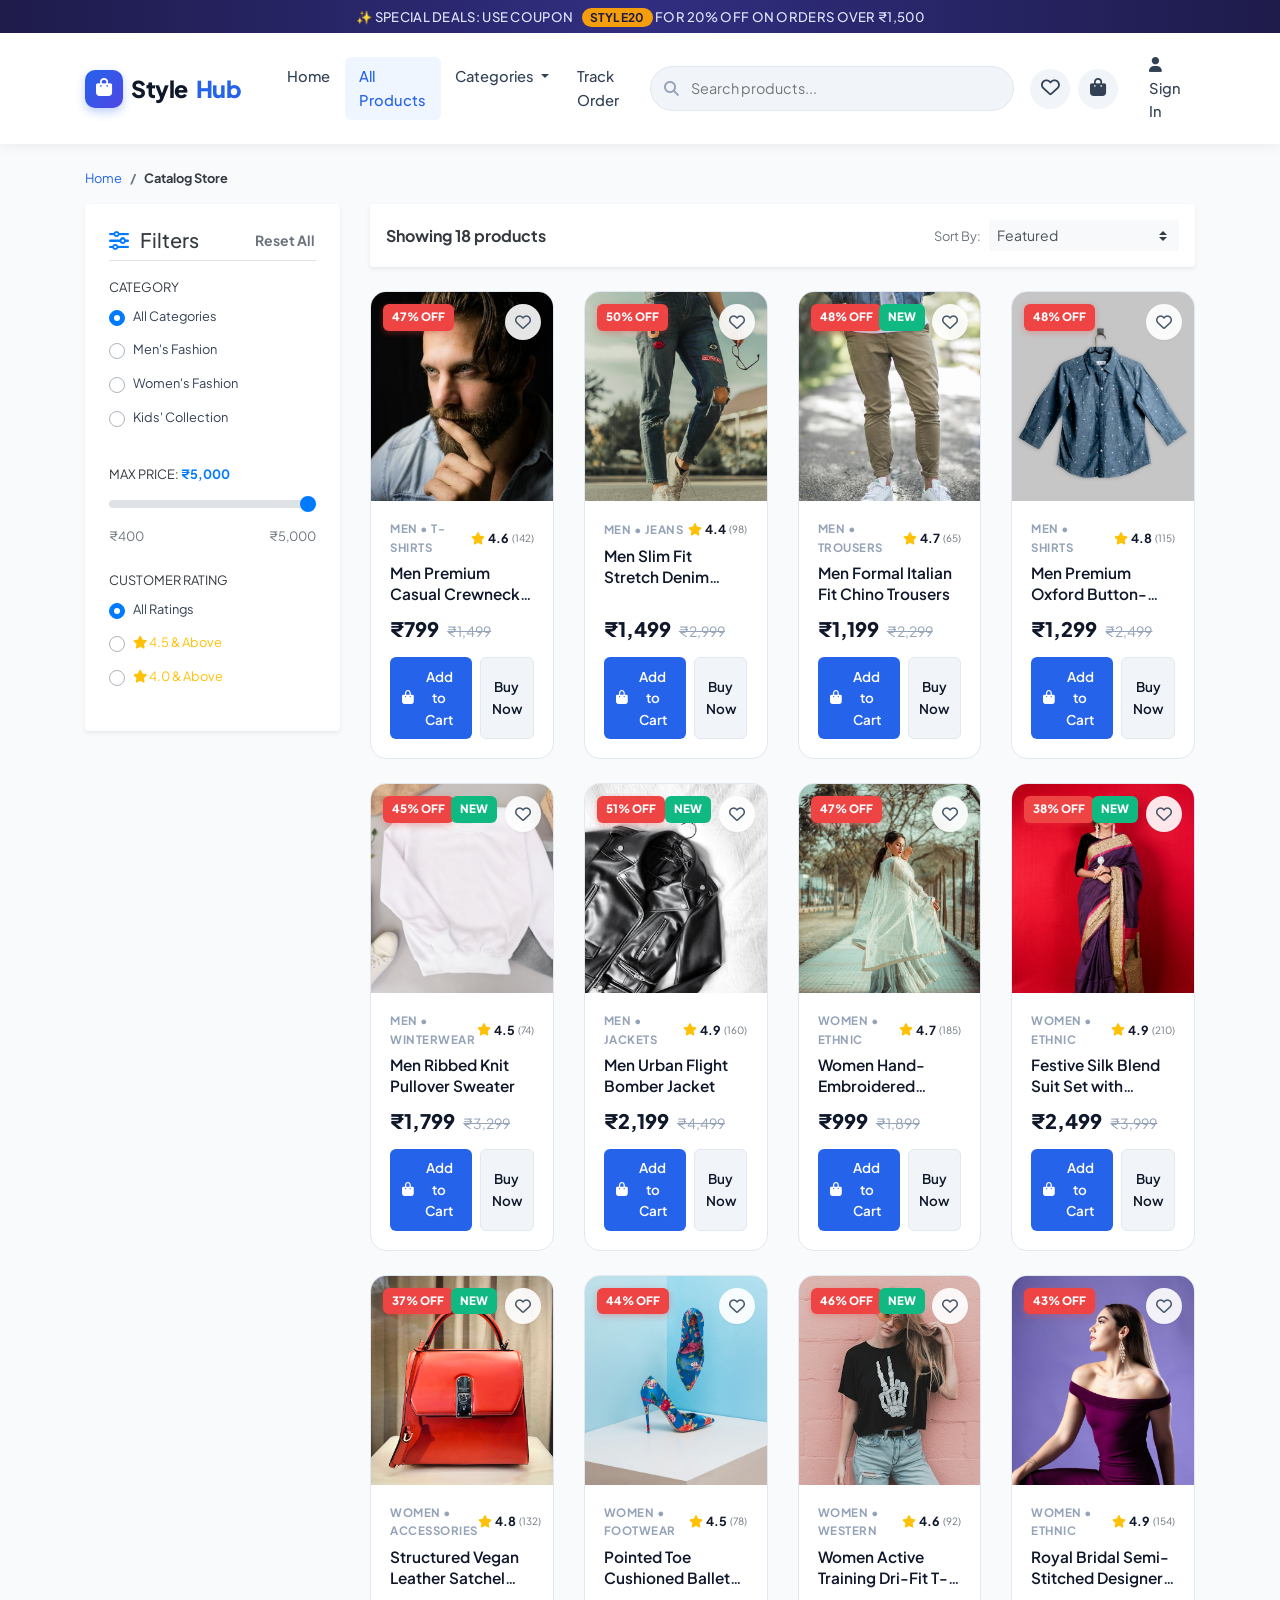
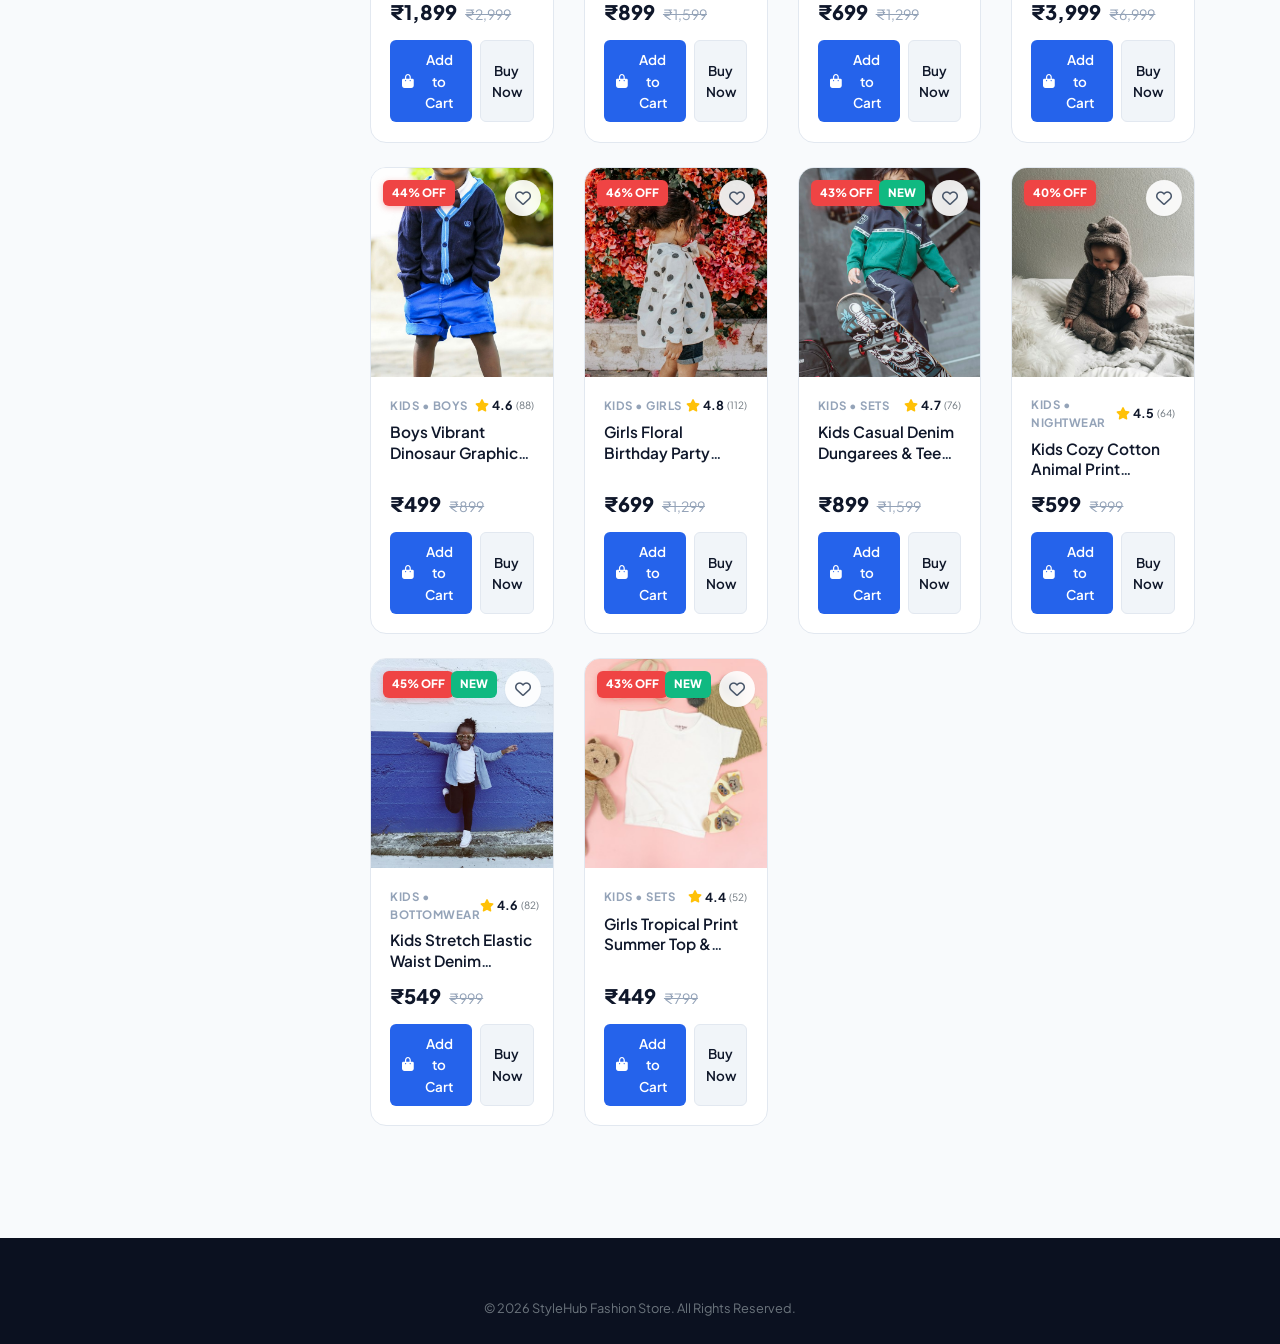
<file: checkout.html>
<!DOCTYPE html>
<html lang="en">
<head>
  <meta charset="UTF-8">
  <meta http-equiv="X-UA-Compatible" content="IE=edge">
  <meta name="viewport" content="width=device-width, initial-scale=1.0">
  <title>Secure Checkout | StyleHub</title>

  <link rel="stylesheet" href="https://cdnjs.cloudflare.com/ajax/libs/font-awesome/6.4.0/css/all.min.css">
  <link rel="stylesheet" href="https://maxcdn.bootstrapcdn.com/bootstrap/4.5.2/css/bootstrap.min.css">
  <link rel="stylesheet" href="ecommerce.css">
</head>
<body class="bg-light">

  <!-- Header -->
  <header class="bg-white border-bottom py-3">
    <div class="container d-flex justify-content-between align-items-center">
      <a class="navbar-brand m-0" href="index.html">
        <div class="brand-icon-box"><i class="fas fa-bag-shopping"></i></div>
        Style<span>Hub</span>
      </a>
      <div class="d-flex align-items-center text-muted small">
        <i class="fas fa-shield-halved text-success mr-2 h5 mb-0"></i>
        <span>256-Bit SSL Encrypted Checkout</span>
      </div>
    </div>
  </header>

  <main class="container my-5">
    <!-- Stepper Navigation -->
    <div class="checkout-stepper-nav max-w-xl mx-auto" style="max-width: 650px;">
      <div class="step-node active" id="step-node-1">
        <div class="step-node-bubble"><i class="fas fa-user"></i></div>
        <div class="step-node-label">1. Customer</div>
      </div>
      <div class="step-node" id="step-node-2">
        <div class="step-node-bubble"><i class="fas fa-map-marker-alt"></i></div>
        <div class="step-node-label">2. Shipping</div>
      </div>
      <div class="step-node" id="step-node-3">
        <div class="step-node-bubble"><i class="fas fa-credit-card"></i></div>
        <div class="step-node-label">3. Payment</div>
      </div>
      <div class="step-node" id="step-node-4">
        <div class="step-node-bubble"><i class="fas fa-check"></i></div>
        <div class="step-node-label">4. Confirmed</div>
      </div>
    </div>

    <!-- Main Checkout Grid -->
    <div class="row" id="checkout-form-container">
      <!-- Left Column: Step Views -->
      <div class="col-lg-8 mb-4">
        <div class="card p-4 border-0 rounded-xl shadow-sm bg-white">
          <form id="checkout-multi-form" onsubmit="handleCheckoutSubmit(event)">
            <!-- STEP 1: Customer Details -->
            <div id="checkout-step-1" class="checkout-step-panel">
              <h5 class="font-weight-800 text-dark mb-3"><i class="fas fa-user-circle mr-2 text-primary"></i> 1. Contact Information</h5>
              <div class="row">
                <div class="col-md-6 mb-3">
                  <label class="font-weight-600 small">Full Name *</label>
                  <input type="text" id="chk-name" class="form-control" placeholder="e.g. Shabna M" required>
                </div>
                <div class="col-md-6 mb-3">
                  <label class="font-weight-600 small">Phone Number *</label>
                  <input type="tel" id="chk-phone" class="form-control" placeholder="10-digit mobile number" required pattern="[0-9]{10}">
                </div>
                <div class="col-12 mb-3">
                  <label class="font-weight-600 small">Email Address (for order updates) *</label>
                  <input type="email" id="chk-email" class="form-control" placeholder="name@domain.com" required>
                </div>
              </div>
              <div class="text-right mt-3">
                <button type="button" class="btn btn-primary font-weight-bold px-4 py-2 rounded-pill" onclick="goToStep(2)">
                  Continue to Shipping <i class="fas fa-arrow-right ml-1"></i>
                </button>
              </div>
            </div>

            <!-- STEP 2: Shipping Address -->
            <div id="checkout-step-2" class="checkout-step-panel" style="display: none;">
              <h5 class="font-weight-800 text-dark mb-3"><i class="fas fa-map-marker-alt mr-2 text-primary"></i> 2. Delivery Address</h5>
              <div class="row">
                <div class="col-12 mb-3">
                  <label class="font-weight-600 small">House / Flat / Building / Street *</label>
                  <input type="text" id="chk-address" class="form-control" placeholder="Flat 402, Skyline Towers, MG Road" required>
                </div>
                <div class="col-md-6 mb-3">
                  <label class="font-weight-600 small">City / Town *</label>
                  <input type="text" id="chk-city" class="form-control" placeholder="e.g. Ernakulam" required>
                </div>
                <div class="col-md-3 mb-3">
                  <label class="font-weight-600 small">State *</label>
                  <select id="chk-state" class="custom-select" required>
                    <option value="Kerala" selected>Kerala</option>
                    <option value="Karnataka">Karnataka</option>
                    <option value="Tamil Nadu">Tamil Nadu</option>
                    <option value="Maharashtra">Maharashtra</option>
                    <option value="Delhi">Delhi</option>
                    <option value="Other">Other State</option>
                  </select>
                </div>
                <div class="col-md-3 mb-3">
                  <label class="font-weight-600 small">Postal Pincode *</label>
                  <input type="text" id="chk-pin" class="form-control" placeholder="682001" required maxlength="6">
                </div>
              </div>
              <div class="d-flex justify-content-between mt-3">
                <button type="button" class="btn btn-outline-secondary font-weight-bold px-4 py-2 rounded-pill" onclick="goToStep(1)">
                  <i class="fas fa-arrow-left mr-1"></i> Back
                </button>
                <button type="button" class="btn btn-primary font-weight-bold px-4 py-2 rounded-pill" onclick="goToStep(3)">
                  Continue to Payment <i class="fas fa-arrow-right ml-1"></i>
                </button>
              </div>
            </div>

            <!-- STEP 3: Payment Method -->
            <div id="checkout-step-3" class="checkout-step-panel" style="display: none;">
              <h5 class="font-weight-800 text-dark mb-3"><i class="fas fa-wallet mr-2 text-primary"></i> 3. Select Payment Method</h5>
              
              <!-- Payment Option: UPI -->
              <div class="payment-method-card selected" onclick="selectPaymentMethod('UPI', this)">
                <input type="radio" name="payMethod" value="UPI" checked class="mr-2">
                <div>
                  <h6 class="font-weight-bold mb-0 text-dark"><i class="fab fa-google-pay text-info mr-2"></i> UPI (Google Pay, PhonePe, Paytm, BHIM)</h6>
                  <small class="text-muted">Instant payment with zero transaction fees</small>
                </div>
              </div>

              <!-- Payment Option: Cards -->
              <div class="payment-method-card" onclick="selectPaymentMethod('Card', this)">
                <input type="radio" name="payMethod" value="Card" class="mr-2">
                <div>
                  <h6 class="font-weight-bold mb-0 text-dark"><i class="fas fa-credit-card text-primary mr-2"></i> Credit / Debit Cards (Visa, Mastercard, RuPay)</h6>
                  <small class="text-muted">Safe 3D Secure 256-Bit bank gateway</small>
                </div>
              </div>

              <!-- Payment Option: Cash on Delivery -->
              <div class="payment-method-card" onclick="selectPaymentMethod('COD', this)">
                <input type="radio" name="payMethod" value="COD" class="mr-2">
                <div>
                  <h6 class="font-weight-bold mb-0 text-dark"><i class="fas fa-money-bill-wave text-success mr-2"></i> Cash on Delivery (COD)</h6>
                  <small class="text-muted">Pay at doorstep upon package arrival</small>
                </div>
              </div>

              <div class="d-flex justify-content-between mt-4">
                <button type="button" class="btn btn-outline-secondary font-weight-bold px-4 py-2 rounded-pill" onclick="goToStep(2)">
                  <i class="fas fa-arrow-left mr-1"></i> Back
                </button>
                <button type="submit" class="btn btn-success font-weight-800 px-5 py-2 rounded-pill shadow-lg">
                  <i class="fas fa-lock mr-2"></i> PLACE ORDER NOW
                </button>
              </div>
            </div>
          </form>
        </div>
      </div>

      <!-- Right Column: Live Order Summary -->
      <div class="col-lg-4">
        <div class="order-summary-box">
          <h5>Order Summary</h5>
          <div id="checkout-items-preview" class="mb-3 max-h-60 overflow-auto" style="max-height: 240px;">
            <!-- Dynamically populated -->
          </div>

          <div class="summary-calc-row">
            <span>Subtotal</span>
            <span id="chk-subtotal">₹0</span>
          </div>
          <div class="summary-calc-row text-success" id="chk-coupon-row" style="display: none;">
            <span>Coupon Discount</span>
            <span id="chk-discount">-₹0</span>
          </div>
          <div class="summary-calc-row">
            <span>Delivery</span>
            <span id="chk-shipping">FREE</span>
          </div>
          <div class="summary-total-row">
            <span>Total to Pay</span>
            <span class="text-primary font-weight-800" id="chk-total">₹0</span>
          </div>
        </div>
      </div>
    </div>

    <!-- STEP 4: Order Success Screen (Hidden by default) -->
    <div id="order-success-screen" class="empty-state-card text-center" style="display: none; max-width: 650px;">
      <div class="text-success display-3 mb-3"><i class="fas fa-circle-check"></i></div>
      <h2 class="font-weight-800 text-dark mb-2">Order Placed Successfully!</h2>
      <p class="text-muted mb-4">Thank you for shopping with StyleHub! A confirmation receipt and tracking updates have been sent to your email.</p>
      
      <div class="card p-3 bg-light border-0 rounded-xl mb-4 text-left small">
        <div class="d-flex justify-content-between mb-1">
          <span class="text-muted">Order ID:</span>
          <strong class="text-dark" id="confirmed-order-id">SH-00000</strong>
        </div>
        <div class="d-flex justify-content-between mb-1">
          <span class="text-muted">Estimated Delivery:</span>
          <strong class="text-success" id="confirmed-delivery-date">In 3 Business Days</strong>
        </div>
        <div class="d-flex justify-content-between">
          <span class="text-muted">Payment Mode:</span>
          <strong class="text-dark" id="confirmed-payment-method">UPI</strong>
        </div>
      </div>

      <div class="d-flex justify-content-center gap-3">
        <a href="order-tracking.html" id="track-order-link" class="btn btn-outline-primary px-4 py-2 font-weight-bold rounded-pill mr-2">
          <i class="fas fa-truck mr-1"></i> Track Order
        </a>
        <a href="shop.html" class="btn btn-primary px-4 py-2 font-weight-bold rounded-pill shadow-sm">
          Continue Shopping
        </a>
      </div>
    </div>
  </main>

  <!-- Scripts -->
  <script src="https://ajax.googleapis.com/ajax/libs/jquery/3.5.1/jquery.min.js"></script>
  <script src="https://cdnjs.cloudflare.com/ajax/libs/popper.js/1.16.0/umd/popper.min.js"></script>
  <script src="https://maxcdn.bootstrapcdn.com/bootstrap/4.5.2/js/bootstrap.min.js"></script>
  <script src="ecommerce.js"></script>

  <script>
    let selectedPayment = 'UPI';

    function goToStep(step) {
      // Validate Step 1 before moving to 2
      if (step === 2) {
        const name = document.getElementById('chk-name').value.trim();
        const phone = document.getElementById('chk-phone').value.trim();
        const email = document.getElementById('chk-email').value.trim();
        if (!name || !phone || !email) {
          alert('Please fill all contact details.');
          return;
        }
      }

      // Validate Step 2 before moving to 3
      if (step === 3) {
        const addr = document.getElementById('chk-address').value.trim();
        const city = document.getElementById('chk-city').value.trim();
        const pin = document.getElementById('chk-pin').value.trim();
        if (!addr || !city || !pin) {
          alert('Please fill all delivery address details.');
          return;
        }
      }

      document.querySelectorAll('.checkout-step-panel').forEach(p => p.style.display = 'none');
      document.getElementById(`checkout-step-${step}`).style.display = 'block';

      // Update Stepper
      for (let i = 1; i <= 3; i++) {
        const node = document.getElementById(`step-node-${i}`);
        if (i < step) {
          node.className = 'step-node completed';
        } else if (i === step) {
          node.className = 'step-node active';
        } else {
          node.className = 'step-node';
        }
      }
    }

    function selectPaymentMethod(method, cardEl) {
      selectedPayment = method;
      document.querySelectorAll('.payment-method-card').forEach(c => c.classList.remove('selected'));
      cardEl.classList.add('selected');
      cardEl.querySelector('input[type="radio"]').checked = true;
    }

    function renderCheckoutSummary() {
      const cart = getCart();
      if (cart.length === 0) {
        alert('Your cart is empty. Redirecting to store...');
        window.location.href = 'shop.html';
        return;
      }

      const totals = getCartTotals();
      const container = document.getElementById('checkout-items-preview');

      container.innerHTML = cart.map(item => `
        <div class="d-flex align-items-center gap-2 mb-2 pb-2 border-bottom small">
          <img src="${item.image}" alt="${item.name}" class="rounded mr-2" style="width: 44px; height: 44px; object-fit: cover;">
          <div class="flex-grow-1 overflow-hidden">
            <div class="text-truncate font-weight-bold text-dark">${item.name}</div>
            <div class="text-muted">Qty: ${item.quantity} | ${item.size || 'Std'}</div>
          </div>
          <span class="font-weight-bold text-dark ml-2">₹${(item.price * item.quantity).toLocaleString('en-IN')}</span>
        </div>
      `).join('');

      document.getElementById('chk-subtotal').innerText = `₹${totals.subtotal.toLocaleString('en-IN')}`;
      document.getElementById('chk-shipping').innerText = totals.shipping === 0 ? 'FREE' : `₹${totals.shipping}`;
      document.getElementById('chk-total').innerText = `₹${totals.total.toLocaleString('en-IN')}`;

      if (totals.couponDiscount > 0) {
        document.getElementById('chk-coupon-row').style.display = 'flex';
        document.getElementById('chk-discount').innerText = `-₹${totals.couponDiscount.toLocaleString('en-IN')}`;
      }
    }

    function handleCheckoutSubmit(e) {
      e.preventDefault();
      
      const shippingAddress = {
        name: document.getElementById('chk-name').value.trim(),
        phone: document.getElementById('chk-phone').value.trim(),
        email: document.getElementById('chk-email').value.trim(),
        address: document.getElementById('chk-address').value.trim(),
        city: document.getElementById('chk-city').value.trim(),
        state: document.getElementById('chk-state').value,
        pin: document.getElementById('chk-pin').value.trim()
      };

      const result = placeOrder(shippingAddress, selectedPayment);
      if (result.success) {
        // Show success screen
        document.getElementById('checkout-form-container').style.display = 'none';
        document.getElementById('step-node-3').className = 'step-node completed';
        document.getElementById('step-node-4').className = 'step-node active';

        document.getElementById('confirmed-order-id').innerText = result.order.id;
        document.getElementById('confirmed-delivery-date').innerText = result.order.deliveryDate;
        document.getElementById('confirmed-payment-method').innerText = result.order.paymentMethod;
        document.getElementById('track-order-link').href = `order-tracking.html?orderId=${result.order.id}`;

        document.getElementById('order-success-screen').style.display = 'block';
        window.scrollTo({ top: 0, behavior: 'smooth' });
      }
    }

    document.addEventListener('DOMContentLoaded', () => {
      // Auto-populate logged-in user if available
      const user = getCurrentUser();
      if (user) {
        if (user.name) document.getElementById('chk-name').value = user.name;
        if (user.email) document.getElementById('chk-email').value = user.email;
        if (user.phone) document.getElementById('chk-phone').value = user.phone;
        if (user.addresses && user.addresses.length > 0) {
          const addr = user.addresses[0];
          document.getElementById('chk-address').value = addr.line1;
          document.getElementById('chk-city').value = addr.city;
          document.getElementById('chk-pin').value = addr.pin;
        }
      }

      renderCheckoutSummary();
    });
  </script>
</body>
</html>
</file>
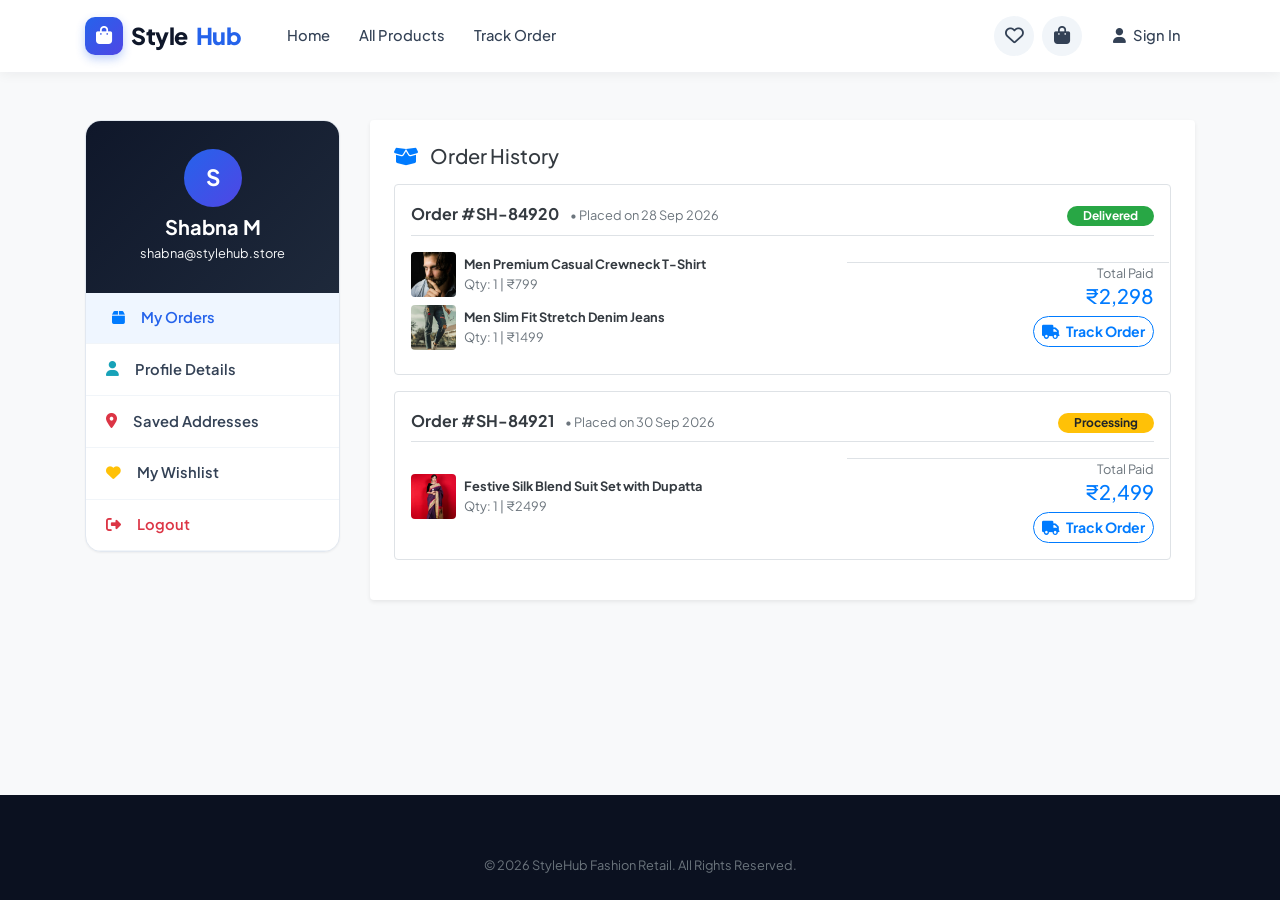
<file: dashboard.html>
<!DOCTYPE html>
<html lang="en">
<head>
  <meta charset="UTF-8">
  <meta http-equiv="X-UA-Compatible" content="IE=edge">
  <meta name="viewport" content="width=device-width, initial-scale=1.0">
  <title>Customer Dashboard | StyleHub</title>

  <link rel="stylesheet" href="https://cdnjs.cloudflare.com/ajax/libs/font-awesome/6.4.0/css/all.min.css">
  <link rel="stylesheet" href="https://maxcdn.bootstrapcdn.com/bootstrap/4.5.2/css/bootstrap.min.css">
  <link rel="stylesheet" href="ecommerce.css">
</head>
<body class="bg-light">

  <!-- Header -->
  <header class="main-header">
    <div class="container">
      <nav class="navbar navbar-expand-lg navbar-light px-0">
        <a class="navbar-brand" href="index.html">
          <div class="brand-icon-box"><i class="fas fa-bag-shopping"></i></div>
          Style<span>Hub</span>
        </a>

        <button class="navbar-toggler border-0" type="button" data-toggle="collapse" data-target="#mainNavbarCollapse">
          <span class="navbar-toggler-icon"></span>
        </button>

        <div class="collapse navbar-collapse" id="mainNavbarCollapse">
          <ul class="navbar-nav mr-auto ml-lg-3">
            <li class="nav-item"><a class="nav-link" href="index.html">Home</a></li>
            <li class="nav-item"><a class="nav-link" href="shop.html">All Products</a></li>
            <li class="nav-item"><a class="nav-link" href="order-tracking.html">Track Order</a></li>
          </ul>

          <ul class="navbar-nav align-items-center ml-lg-auto">
            <li class="nav-item mr-2">
              <a class="nav-action-icon-btn" href="wishlist.html" title="Wishlist">
                <i class="far fa-heart"></i>
                <span class="badge-counter-pill wishlist-badge-count" style="display: none;">0</span>
              </a>
            </li>
            <li class="nav-item mr-3">
              <a class="nav-action-icon-btn" href="cart.html" title="Shopping Cart">
                <i class="fas fa-shopping-bag"></i>
                <span class="badge-counter-pill cart-badge-count" style="display: none;">0</span>
              </a>
            </li>
            <div id="nav-user-actions" class="d-flex align-items-center"></div>
          </ul>
        </div>
      </nav>
    </div>
  </header>

  <main class="container my-5">
    <div class="row">
      <!-- Left: Dashboard Navigation Sidebar -->
      <div class="col-lg-3 mb-4">
        <div class="dashboard-sidebar-card">
          <div class="dashboard-user-brief">
            <div class="user-avatar-circle mx-auto mb-2" style="width: 58px; height: 58px; font-size: 1.4rem;" id="dash-avatar">U</div>
            <h5 class="font-weight-bold mb-0" id="dash-user-name">User Account</h5>
            <small class="text-light opacity-75" id="dash-user-email">user@domain.com</small>
          </div>
          <div class="nav flex-column" role="tablist">
            <a class="dashboard-nav-item active" id="tab-orders-link" data-toggle="pill" href="#tab-orders">
              <i class="fas fa-box mr-3 text-primary"></i> My Orders
            </a>
            <a class="dashboard-nav-item" id="tab-profile-link" data-toggle="pill" href="#tab-profile">
              <i class="fas fa-user mr-3 text-info"></i> Profile Details
            </a>
            <a class="dashboard-nav-item" id="tab-addresses-link" data-toggle="pill" href="#tab-addresses">
              <i class="fas fa-map-marker-alt mr-3 text-danger"></i> Saved Addresses
            </a>
            <a class="dashboard-nav-item" href="wishlist.html">
              <i class="fas fa-heart mr-3 text-warning"></i> My Wishlist
            </a>
            <a class="dashboard-nav-item text-danger" href="#" onclick="logoutUser()">
              <i class="fas fa-sign-out-alt mr-3"></i> Logout
            </a>
          </div>
        </div>
      </div>

      <!-- Right: Tab Contents -->
      <div class="col-lg-9">
        <div class="tab-content">
          <!-- TAB 1: Orders -->
          <div class="tab-pane fade show active" id="tab-orders">
            <div class="card p-4 border-0 rounded-xl shadow-sm bg-white">
              <h5 class="font-weight-800 text-dark mb-3"><i class="fas fa-box-open mr-2 text-primary"></i> Order History</h5>
              <div id="orders-list-container">
                <!-- Dynamically rendered -->
              </div>
            </div>
          </div>

          <!-- TAB 2: Profile -->
          <div class="tab-pane fade" id="tab-profile">
            <div class="card p-4 border-0 rounded-xl shadow-sm bg-white">
              <h5 class="font-weight-800 text-dark mb-4"><i class="fas fa-user-edit mr-2 text-primary"></i> Personal Information</h5>
              <form onsubmit="handleProfileUpdate(event)">
                <div class="row">
                  <div class="col-md-6 mb-3">
                    <label class="font-weight-600 small">Full Name</label>
                    <input type="text" id="prof-name" class="form-control" required>
                  </div>
                  <div class="col-md-6 mb-3">
                    <label class="font-weight-600 small">Email Address</label>
                    <input type="email" id="prof-email" class="form-control" readonly>
                  </div>
                  <div class="col-md-6 mb-3">
                    <label class="font-weight-600 small">Phone Number</label>
                    <input type="tel" id="prof-phone" class="form-control" placeholder="+91 98765 43210">
                  </div>
                  <div class="col-md-6 mb-3">
                    <label class="font-weight-600 small">Member Since</label>
                    <input type="text" id="prof-joined" class="form-control" readonly>
                  </div>
                </div>
                <button type="submit" class="btn btn-primary font-weight-bold px-4 py-2 rounded-pill mt-2">
                  Save Changes
                </button>
              </form>
            </div>
          </div>

          <!-- TAB 3: Addresses -->
          <div class="tab-pane fade" id="tab-addresses">
            <div class="card p-4 border-0 rounded-xl shadow-sm bg-white">
              <div class="d-flex justify-content-between align-items-center mb-4">
                <h5 class="font-weight-800 text-dark mb-0"><i class="fas fa-map-marked-alt mr-2 text-primary"></i> Delivery Addresses</h5>
                <button class="btn btn-outline-primary btn-sm rounded-pill font-weight-bold" onclick="alert('Add address dialog')">+ Add New</button>
              </div>
              <div class="row">
                <div class="col-md-6 mb-3">
                  <div class="card p-3 border-primary rounded-xl h-100 bg-light">
                    <div class="d-flex justify-content-between">
                      <span class="badge badge-primary font-weight-bold">Default Home</span>
                      <small class="text-muted"><i class="fas fa-check-circle text-primary"></i> Active</small>
                    </div>
                    <h6 class="font-weight-bold text-dark mt-2 mb-1" id="addr-name-tag">Shabna M</h6>
                    <p class="small text-muted mb-2">Flat 402, Skyline Heights, Marine Drive<br>Ernakulam, Kerala - 682031</p>
                    <p class="small text-muted mb-0"><i class="fas fa-phone mr-1"></i> +91 98765 43210</p>
                  </div>
                </div>
              </div>
            </div>
          </div>
        </div>
      </div>
    </div>
  </main>

  <!-- Footer -->
  <footer class="main-footer">
    <div class="container text-center">
      <p class="mb-0 text-muted small">&copy; 2026 StyleHub Fashion Retail. All Rights Reserved.</p>
    </div>
  </footer>

  <!-- Scripts -->
  <script src="https://ajax.googleapis.com/ajax/libs/jquery/3.5.1/jquery.min.js"></script>
  <script src="https://cdnjs.cloudflare.com/ajax/libs/popper.js/1.16.0/umd/popper.min.js"></script>
  <script src="https://maxcdn.bootstrapcdn.com/bootstrap/4.5.2/js/bootstrap.min.js"></script>
  <script src="ecommerce.js"></script>

  <script>
    function loadDashboardData() {
      let user = getCurrentUser();
      if (!user) {
        // default mock user
        user = {
          name: 'Shabna M',
          email: 'shabna@stylehub.store',
          phone: '+91 98765 43210',
          joinedDate: 'Sep 2026',
          addresses: [{ id: '1', line1: 'Flat 402, Skyline Towers', city: 'Ernakulam', state: 'Kerala', pin: '682001' }]
        };
        localStorage.setItem(STORAGE_KEYS.USER, JSON.stringify(user));
      }

      document.getElementById('dash-avatar').innerText = user.name.charAt(0).toUpperCase();
      document.getElementById('dash-user-name').innerText = user.name;
      document.getElementById('dash-user-email').innerText = user.email;

      document.getElementById('prof-name').value = user.name;
      document.getElementById('prof-email').value = user.email;
      document.getElementById('prof-phone').value = user.phone || '+91 98765 43210';
      document.getElementById('prof-joined').value = user.joinedDate || 'Sep 2026';
      document.getElementById('addr-name-tag').innerText = user.name;

      renderOrdersList();
    }

    function renderOrdersList() {
      const orders = getOrders();
      const container = document.getElementById('orders-list-container');

      if (orders.length === 0) {
        container.innerHTML = `
          <div class="text-center py-5 text-muted">
            <i class="fas fa-box-open display-4 mb-3"></i>
            <p>You have not placed any orders yet.</p>
            <a href="shop.html" class="btn btn-primary btn-sm font-weight-bold rounded-pill">Start Shopping</a>
          </div>
        `;
        return;
      }

      container.innerHTML = orders.map(order => `
        <div class="card p-3 border rounded-xl mb-3 shadow-none">
          <div class="d-flex justify-content-between align-items-center flex-wrap pb-2 border-bottom mb-3">
            <div>
              <span class="font-weight-bold text-dark">Order #${order.id}</span>
              <span class="text-muted small ml-2">• Placed on ${order.date}</span>
            </div>
            <div>
              <span class="badge ${order.status === 'Delivered' ? 'badge-success' : 'badge-warning'} font-weight-bold px-3 py-1 rounded-pill">
                ${order.status}
              </span>
            </div>
          </div>

          <div class="row align-items-center">
            <div class="col-md-7">
              ${(order.items || []).map(item => `
                <div class="d-flex align-items-center mb-2">
                  <img src="${item.image}" alt="${item.name}" class="rounded mr-2" style="width: 45px; height: 45px; object-fit: cover;">
                  <div class="small overflow-hidden">
                    <strong class="text-dark d-block text-truncate">${item.name}</strong>
                    <span class="text-muted">Qty: ${item.quantity} | ₹${item.price}</span>
                  </div>
                </div>
              `).join('')}
            </div>
            <div class="col-md-5 text-md-right mt-3 mt-md-0 border-top pt-2 pt-md-0 border-md-top-0">
              <span class="small text-muted d-block">Total Paid</span>
              <h5 class="font-weight-800 text-primary mb-2">₹${order.total.toLocaleString('en-IN')}</h5>
              <a href="order-tracking.html?orderId=${order.id}" class="btn btn-outline-primary btn-sm font-weight-bold rounded-pill">
                <i class="fas fa-truck mr-1"></i> Track Order
              </a>
            </div>
          </div>
        </div>
      `).join('');
    }

    function handleProfileUpdate(e) {
      e.preventDefault();
      let user = getCurrentUser() || {};
      user.name = document.getElementById('prof-name').value.trim();
      user.phone = document.getElementById('prof-phone').value.trim();
      localStorage.setItem(STORAGE_KEYS.USER, JSON.stringify(user));
      showToast('Profile updated successfully!', 'success');
      loadDashboardData();
    }

    document.addEventListener('DOMContentLoaded', () => {
      loadDashboardData();

      // Check hash for tab selection
      if (window.location.hash === '#orders') {
        $('#tab-orders-link').tab('show');
      }
    });
  </script>
</body>
</html>
</file>
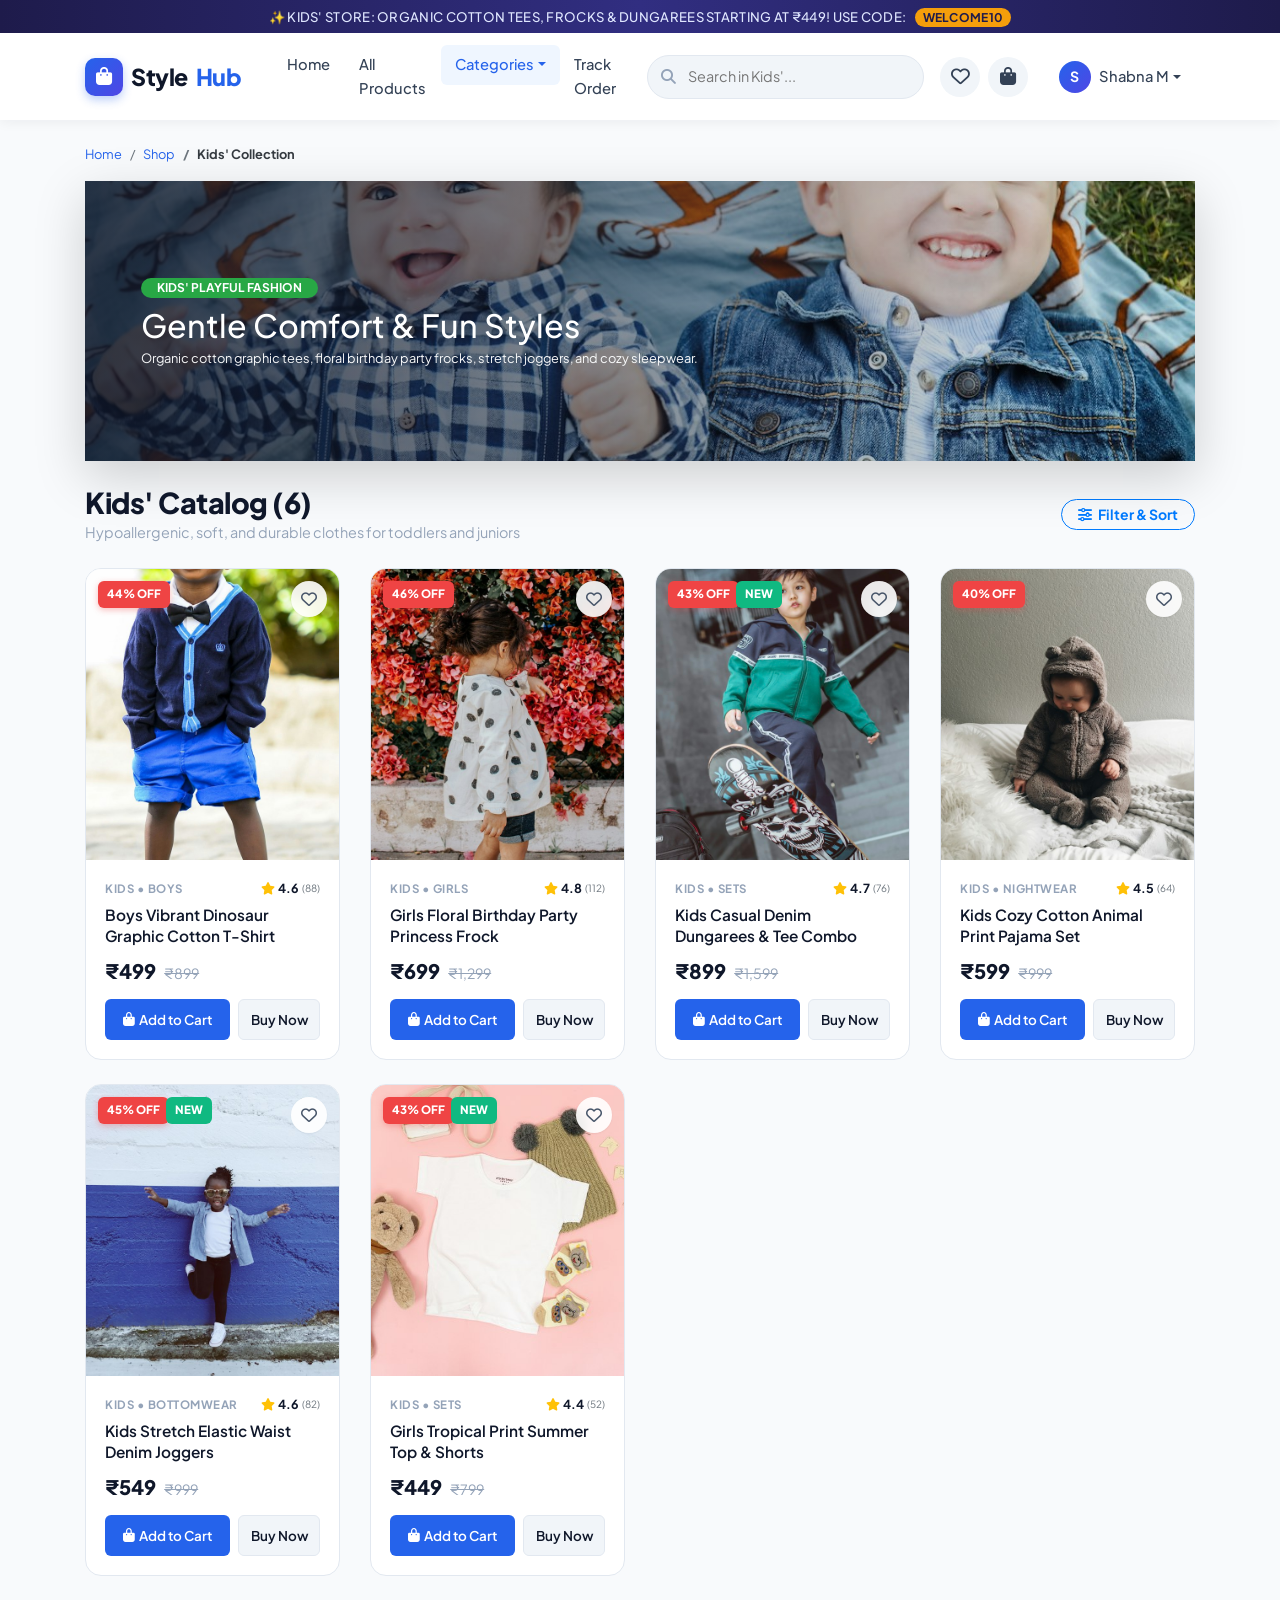
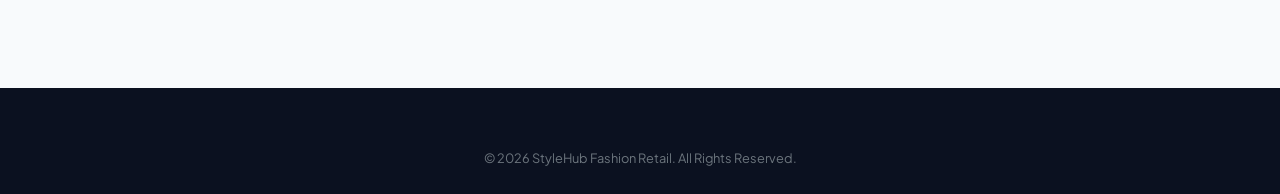
<file: kids.html>
<!DOCTYPE html>
<html lang="en">
<head>
  <meta charset="UTF-8">
  <meta http-equiv="X-UA-Compatible" content="IE=edge">
  <meta name="viewport" content="width=device-width, initial-scale=1.0">
  <title>Kids' Collection | StyleHub</title>

  <link rel="stylesheet" href="https://cdnjs.cloudflare.com/ajax/libs/font-awesome/6.4.0/css/all.min.css">
  <link rel="stylesheet" href="https://maxcdn.bootstrapcdn.com/bootstrap/4.5.2/css/bootstrap.min.css">
  <link rel="stylesheet" href="ecommerce.css">
</head>
<body>

  <!-- Top Announcement Bar -->
  <div class="top-announcement-bar">
    <span>✨ KIDS' STORE: ORGANIC COTTON TEES, FROCKS & DUNGAREES STARTING AT ₹449! USE CODE: <span class="coupon-badge">WELCOME10</span></span>
  </div>

  <!-- Header -->
  <header class="main-header">
    <div class="container">
      <nav class="navbar navbar-expand-lg navbar-light px-0">
        <a class="navbar-brand" href="index.html">
          <div class="brand-icon-box"><i class="fas fa-bag-shopping"></i></div>
          Style<span>Hub</span>
        </a>

        <button class="navbar-toggler border-0" type="button" data-toggle="collapse" data-target="#mainNavbarCollapse">
          <span class="navbar-toggler-icon"></span>
        </button>

        <div class="collapse navbar-collapse" id="mainNavbarCollapse">
          <ul class="navbar-nav mr-auto ml-lg-3">
            <li class="nav-item"><a class="nav-link" href="index.html">Home</a></li>
            <li class="nav-item"><a class="nav-link" href="shop.html">All Products</a></li>
            <li class="nav-item dropdown active">
              <a class="nav-link dropdown-toggle text-primary" href="#" id="kidsCatDrop" role="button" data-toggle="dropdown">Categories</a>
              <div class="dropdown-menu border-0 shadow-lg">
                <a class="dropdown-item py-2" href="men.html"><i class="fas fa-male mr-2 text-primary"></i> Men's Collection</a>
                <a class="dropdown-item py-2" href="women.html"><i class="fas fa-female mr-2 text-danger"></i> Women's Collection</a>
                <a class="dropdown-item py-2 active font-weight-bold" href="kids.html"><i class="fas fa-child mr-2 text-success"></i> Kids' Collection</a>
              </div>
            </li>
            <li class="nav-item"><a class="nav-link" href="order-tracking.html">Track Order</a></li>
          </ul>

          <div class="search-container-box mx-lg-3 my-2 my-lg-0">
            <div class="search-input-wrapper">
              <i class="fas fa-search search-icon"></i>
              <input type="text" class="global-search-input" placeholder="Search in Kids'..." autocomplete="off">
            </div>
            <div id="search-dropdown-results"></div>
          </div>

          <ul class="navbar-nav align-items-center ml-lg-auto">
            <li class="nav-item mr-2">
              <a class="nav-action-icon-btn" href="wishlist.html" title="Wishlist">
                <i class="far fa-heart"></i>
                <span class="badge-counter-pill wishlist-badge-count" style="display: none;">0</span>
              </a>
            </li>
            <li class="nav-item mr-3">
              <a class="nav-action-icon-btn" href="cart.html" title="Shopping Cart">
                <i class="fas fa-shopping-bag"></i>
                <span class="badge-counter-pill cart-badge-count" style="display: none;">0</span>
              </a>
            </li>
            <div id="nav-user-actions" class="d-flex align-items-center"></div>
          </ul>
        </div>
      </nav>
    </div>
  </header>

  <main class="container my-4">
    <!-- Breadcrumb -->
    <nav aria-label="breadcrumb">
      <ol class="breadcrumb bg-transparent p-0 mb-3 small">
        <li class="breadcrumb-item"><a href="index.html">Home</a></li>
        <li class="breadcrumb-item"><a href="shop.html">Shop</a></li>
        <li class="breadcrumb-item active text-dark font-weight-bold">Kids' Collection</li>
      </ol>
    </nav>

    <!-- Category Banner -->
    <div class="category-banner mb-4">
      <div class="position-relative rounded-2xl overflow-hidden shadow-lg" style="height: 280px;">
        <img src="images/kids_banner.jpg" class="w-100 h-100" style="object-fit: cover;" alt="Kids' Collection">
        <div class="hero-caption-overlay">
          <div>
            <span class="badge badge-success font-weight-bold px-3 py-1 rounded-pill mb-2">KIDS' PLAYFUL FASHION</span>
            <h2 class="font-weight-800 display-5 mb-1">Gentle Comfort & Fun Styles</h2>
            <p class="text-light lead small mb-0">Organic cotton graphic tees, floral birthday party frocks, stretch joggers, and cozy sleepwear.</p>
          </div>
        </div>
      </div>
    </div>

    <!-- Products Grid Header -->
    <div class="section-header-row mb-4">
      <div>
        <h3 class="section-main-heading">Kids' Catalog (<span id="kids-product-count">0</span>)</h3>
        <p class="section-subheading">Hypoallergenic, soft, and durable clothes for toddlers and juniors</p>
      </div>
      <div>
        <a href="shop.html?category=Kids" class="btn btn-outline-primary btn-sm rounded-pill font-weight-bold px-3">
          <i class="fas fa-sliders-h mr-1"></i> Filter & Sort
        </a>
      </div>
    </div>

    <!-- Kids Products Grid -->
    <div class="row" id="kids-products-grid">
      <!-- Dynamically populated -->
    </div>
  </main>

  <!-- Footer -->
  <footer class="main-footer">
    <div class="container text-center">
      <p class="mb-0 text-muted small">&copy; 2026 StyleHub Fashion Retail. All Rights Reserved.</p>
    </div>
  </footer>

  <!-- Scripts -->
  <script src="https://ajax.googleapis.com/ajax/libs/jquery/3.5.1/jquery.min.js"></script>
  <script src="https://cdnjs.cloudflare.com/ajax/libs/popper.js/1.16.0/umd/popper.min.js"></script>
  <script src="https://maxcdn.bootstrapcdn.com/bootstrap/4.5.2/js/bootstrap.min.js"></script>
  <script src="ecommerce.js"></script>

  <script>
    document.addEventListener('DOMContentLoaded', () => {
      const all = getProducts();
      const kidsProds = all.filter(p => p.category === 'Kids');
      document.getElementById('kids-product-count').innerText = kidsProds.length;
      document.getElementById('kids-products-grid').innerHTML = kidsProds.map(p => renderProductCard(p)).join('');
      updateWishlistBadges();
    });
  </script>
</body>
</html>
</file>
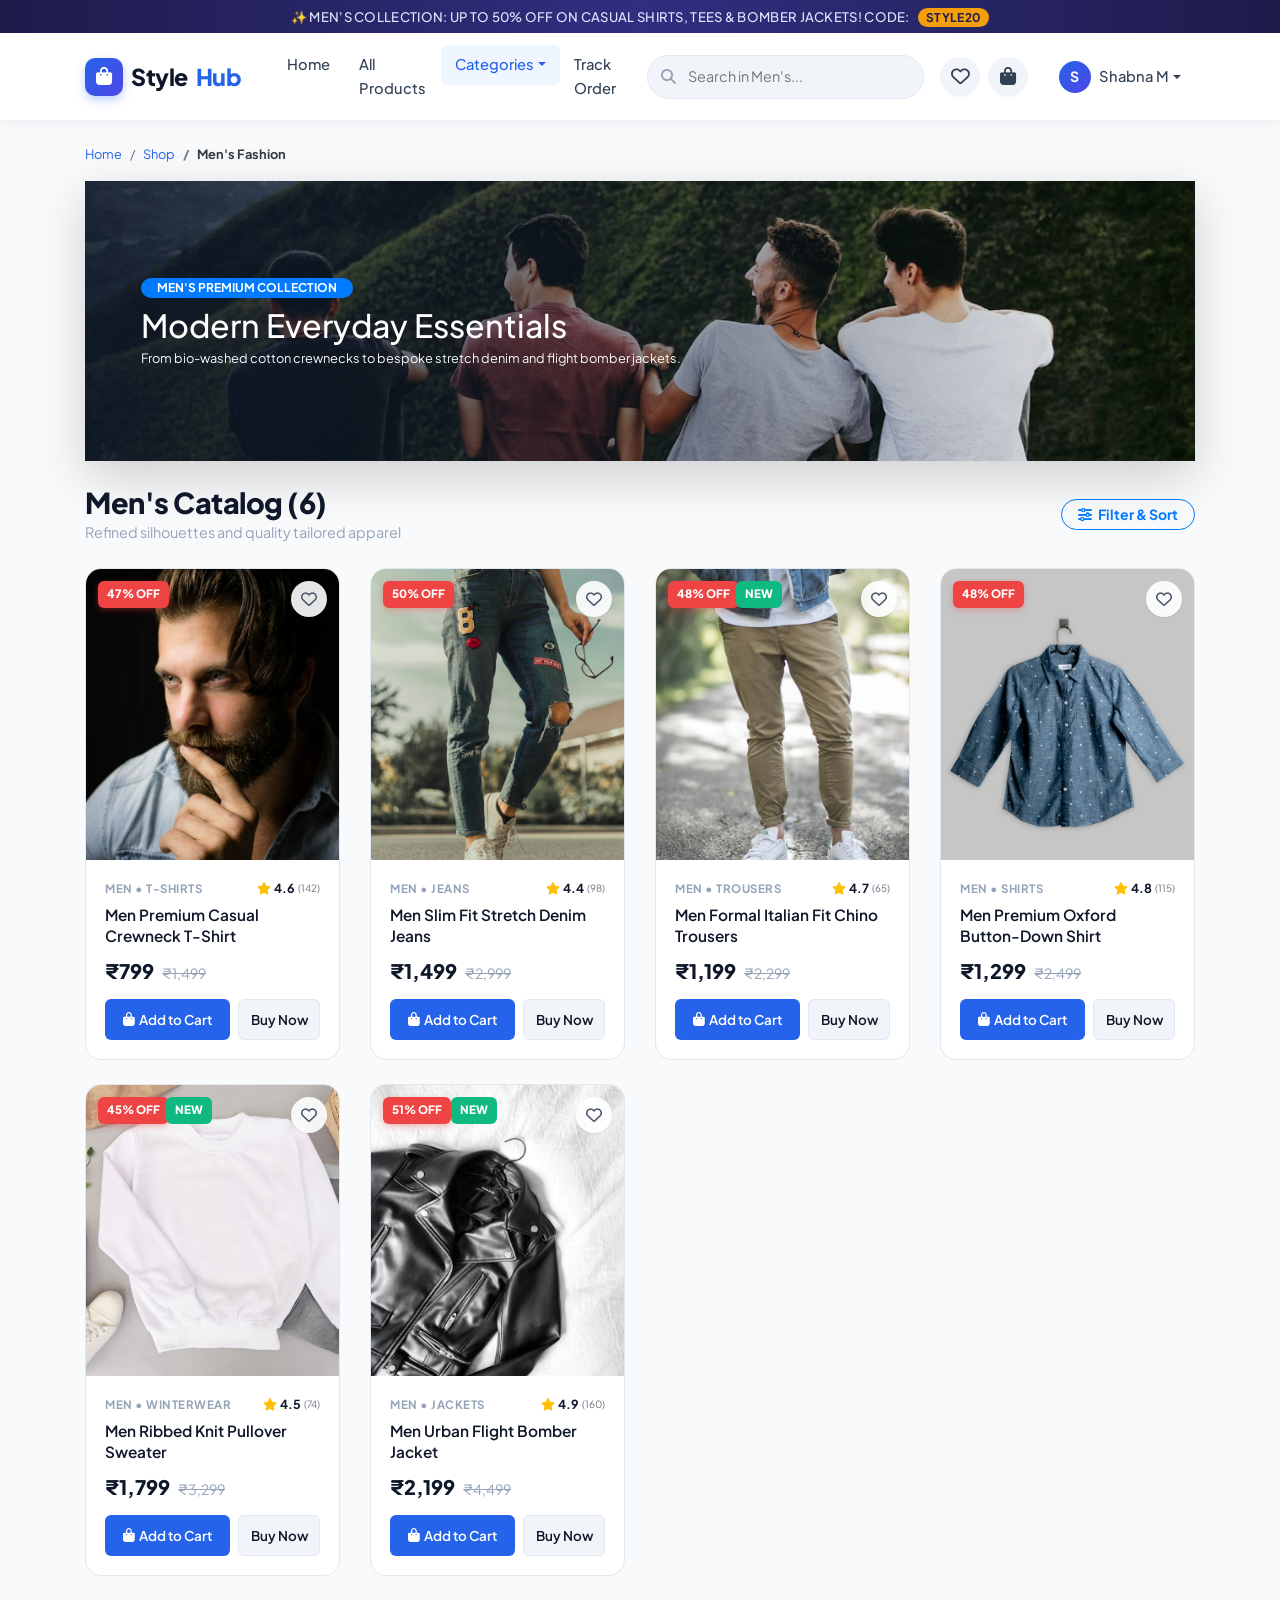
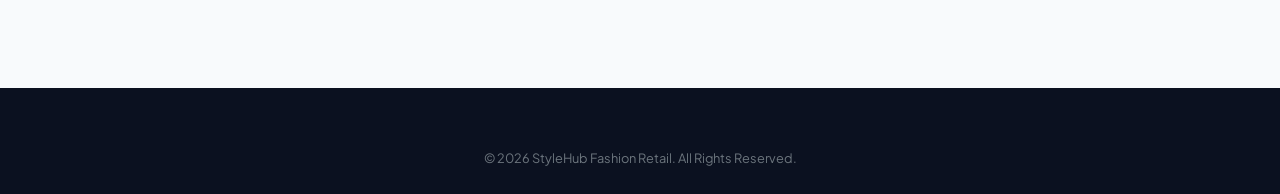
<file: men.html>
<!DOCTYPE html>
<html lang="en">
<head>
  <meta charset="UTF-8">
  <meta http-equiv="X-UA-Compatible" content="IE=edge">
  <meta name="viewport" content="width=device-width, initial-scale=1.0">
  <title>Men's Collection | StyleHub</title>

  <link rel="stylesheet" href="https://cdnjs.cloudflare.com/ajax/libs/font-awesome/6.4.0/css/all.min.css">
  <link rel="stylesheet" href="https://maxcdn.bootstrapcdn.com/bootstrap/4.5.2/css/bootstrap.min.css">
  <link rel="stylesheet" href="ecommerce.css">
</head>
<body>

  <!-- Top Announcement Bar -->
  <div class="top-announcement-bar">
    <span>✨ MEN'S COLLECTION: UP TO 50% OFF ON CASUAL SHIRTS, TEES & BOMBER JACKETS! CODE: <span class="coupon-badge">STYLE20</span></span>
  </div>

  <!-- Header -->
  <header class="main-header">
    <div class="container">
      <nav class="navbar navbar-expand-lg navbar-light px-0">
        <a class="navbar-brand" href="index.html">
          <div class="brand-icon-box"><i class="fas fa-bag-shopping"></i></div>
          Style<span>Hub</span>
        </a>

        <button class="navbar-toggler border-0" type="button" data-toggle="collapse" data-target="#mainNavbarCollapse">
          <span class="navbar-toggler-icon"></span>
        </button>

        <div class="collapse navbar-collapse" id="mainNavbarCollapse">
          <ul class="navbar-nav mr-auto ml-lg-3">
            <li class="nav-item"><a class="nav-link" href="index.html">Home</a></li>
            <li class="nav-item"><a class="nav-link" href="shop.html">All Products</a></li>
            <li class="nav-item dropdown active">
              <a class="nav-link dropdown-toggle text-primary" href="#" id="menCatDrop" role="button" data-toggle="dropdown">Categories</a>
              <div class="dropdown-menu border-0 shadow-lg">
                <a class="dropdown-item py-2 active font-weight-bold" href="men.html"><i class="fas fa-male mr-2 text-primary"></i> Men's Collection</a>
                <a class="dropdown-item py-2" href="women.html"><i class="fas fa-female mr-2 text-danger"></i> Women's Collection</a>
                <a class="dropdown-item py-2" href="kids.html"><i class="fas fa-child mr-2 text-success"></i> Kids' Collection</a>
              </div>
            </li>
            <li class="nav-item"><a class="nav-link" href="order-tracking.html">Track Order</a></li>
          </ul>

          <div class="search-container-box mx-lg-3 my-2 my-lg-0">
            <div class="search-input-wrapper">
              <i class="fas fa-search search-icon"></i>
              <input type="text" class="global-search-input" placeholder="Search in Men's..." autocomplete="off">
            </div>
            <div id="search-dropdown-results"></div>
          </div>

          <ul class="navbar-nav align-items-center ml-lg-auto">
            <li class="nav-item mr-2">
              <a class="nav-action-icon-btn" href="wishlist.html" title="Wishlist">
                <i class="far fa-heart"></i>
                <span class="badge-counter-pill wishlist-badge-count" style="display: none;">0</span>
              </a>
            </li>
            <li class="nav-item mr-3">
              <a class="nav-action-icon-btn" href="cart.html" title="Shopping Cart">
                <i class="fas fa-shopping-bag"></i>
                <span class="badge-counter-pill cart-badge-count" style="display: none;">0</span>
              </a>
            </li>
            <div id="nav-user-actions" class="d-flex align-items-center"></div>
          </ul>
        </div>
      </nav>
    </div>
  </header>

  <main class="container my-4">
    <!-- Breadcrumb -->
    <nav aria-label="breadcrumb">
      <ol class="breadcrumb bg-transparent p-0 mb-3 small">
        <li class="breadcrumb-item"><a href="index.html">Home</a></li>
        <li class="breadcrumb-item"><a href="shop.html">Shop</a></li>
        <li class="breadcrumb-item active text-dark font-weight-bold">Men's Fashion</li>
      </ol>
    </nav>

    <!-- Category Banner -->
    <div class="category-banner mb-4">
      <div class="position-relative rounded-2xl overflow-hidden shadow-lg" style="height: 280px;">
        <img src="images/men_banner.jpg" class="w-100 h-100" style="object-fit: cover;" alt="Men's Collection">
        <div class="hero-caption-overlay">
          <div>
            <span class="badge badge-primary font-weight-bold px-3 py-1 rounded-pill mb-2">MEN'S PREMIUM COLLECTION</span>
            <h2 class="font-weight-800 display-5 mb-1">Modern Everyday Essentials</h2>
            <p class="text-light lead small mb-0">From bio-washed cotton crewnecks to bespoke stretch denim and flight bomber jackets.</p>
          </div>
        </div>
      </div>
    </div>

    <!-- Products Grid Header -->
    <div class="section-header-row mb-4">
      <div>
        <h3 class="section-main-heading">Men's Catalog (<span id="men-product-count">0</span>)</h3>
        <p class="section-subheading">Refined silhouettes and quality tailored apparel</p>
      </div>
      <div>
        <a href="shop.html?category=Men" class="btn btn-outline-primary btn-sm rounded-pill font-weight-bold px-3">
          <i class="fas fa-sliders-h mr-1"></i> Filter & Sort
        </a>
      </div>
    </div>

    <!-- Men Products Grid -->
    <div class="row" id="men-products-grid">
      <!-- Dynamically populated -->
    </div>
  </main>

  <!-- Footer -->
  <footer class="main-footer">
    <div class="container text-center">
      <p class="mb-0 text-muted small">&copy; 2026 StyleHub Fashion Retail. All Rights Reserved.</p>
    </div>
  </footer>

  <!-- Scripts -->
  <script src="https://ajax.googleapis.com/ajax/libs/jquery/3.5.1/jquery.min.js"></script>
  <script src="https://cdnjs.cloudflare.com/ajax/libs/popper.js/1.16.0/umd/popper.min.js"></script>
  <script src="https://maxcdn.bootstrapcdn.com/bootstrap/4.5.2/js/bootstrap.min.js"></script>
  <script src="ecommerce.js"></script>

  <script>
    document.addEventListener('DOMContentLoaded', () => {
      const all = getProducts();
      const menProds = all.filter(p => p.category === 'Men');
      document.getElementById('men-product-count').innerText = menProds.length;
      document.getElementById('men-products-grid').innerHTML = menProds.map(p => renderProductCard(p)).join('');
      updateWishlistBadges();
    });
  </script>
</body>
</html>
</file>
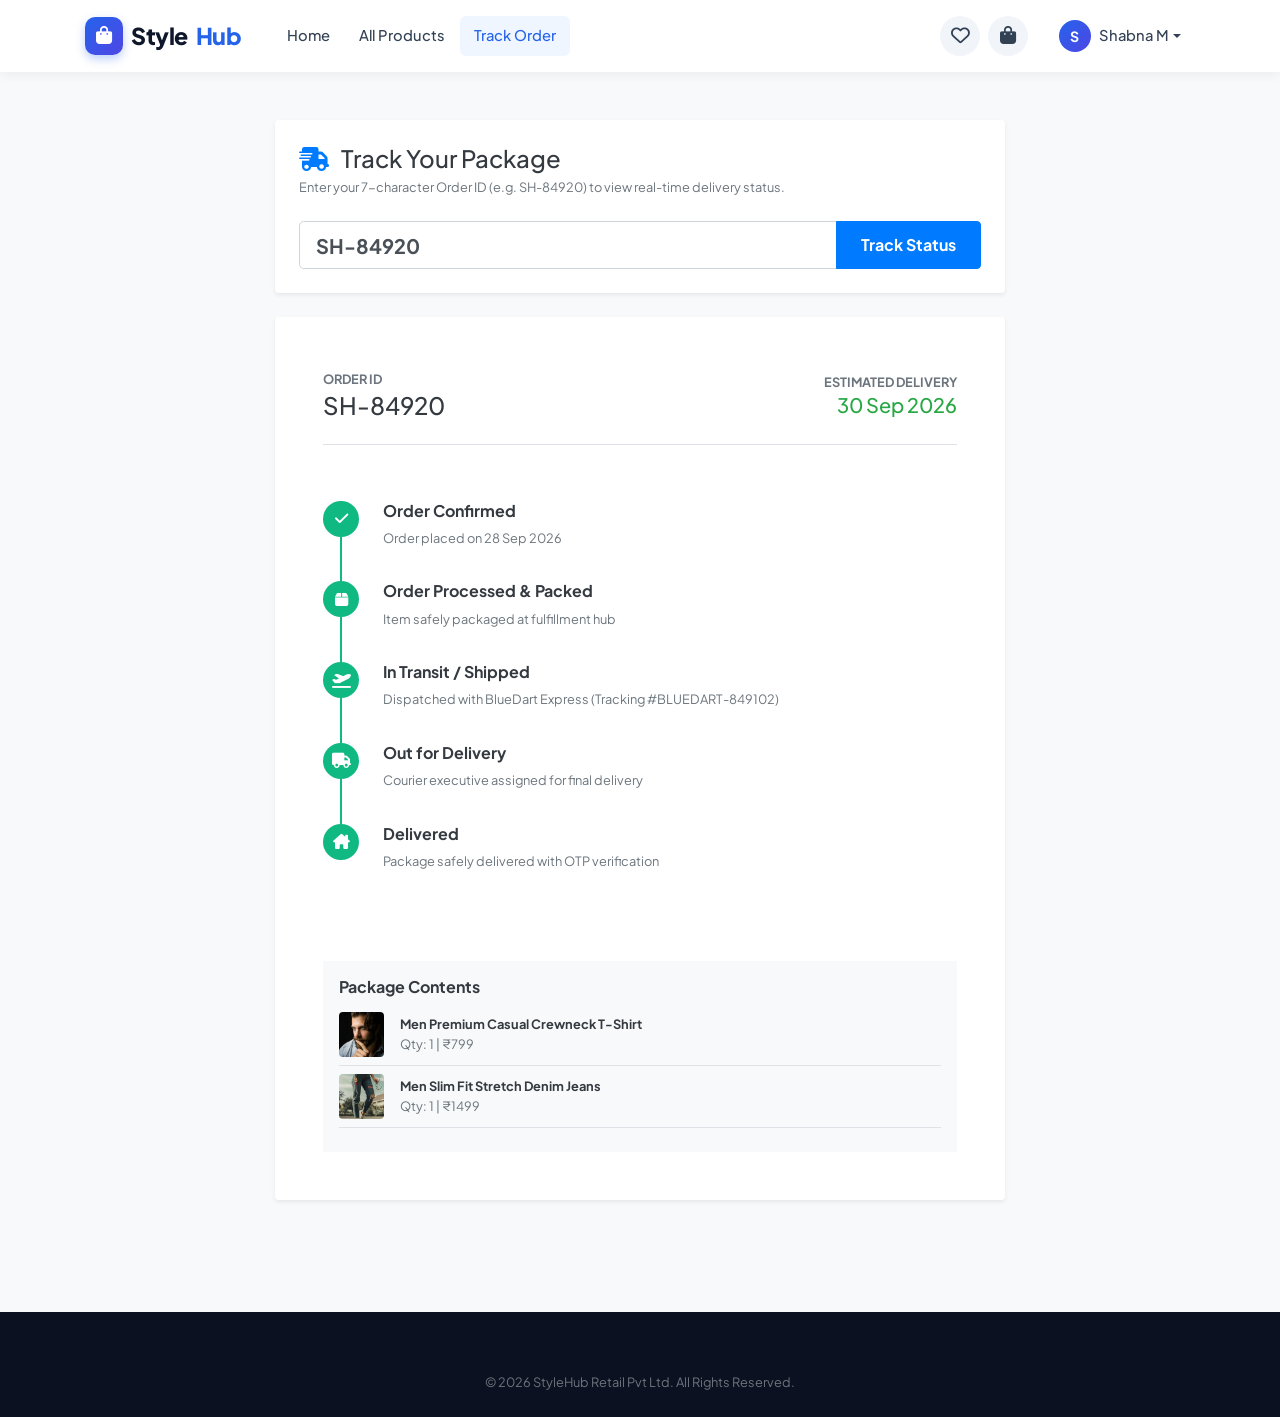
<file: order-tracking.html>
<!DOCTYPE html>
<html lang="en">
<head>
  <meta charset="UTF-8">
  <meta http-equiv="X-UA-Compatible" content="IE=edge">
  <meta name="viewport" content="width=device-width, initial-scale=1.0">
  <title>Live Order Tracking | StyleHub</title>

  <link rel="stylesheet" href="https://cdnjs.cloudflare.com/ajax/libs/font-awesome/6.4.0/css/all.min.css">
  <link rel="stylesheet" href="https://maxcdn.bootstrapcdn.com/bootstrap/4.5.2/css/bootstrap.min.css">
  <link rel="stylesheet" href="ecommerce.css">
</head>
<body class="bg-light">

  <!-- Header -->
  <header class="main-header">
    <div class="container">
      <nav class="navbar navbar-expand-lg navbar-light px-0">
        <a class="navbar-brand" href="index.html">
          <div class="brand-icon-box"><i class="fas fa-bag-shopping"></i></div>
          Style<span>Hub</span>
        </a>

        <button class="navbar-toggler border-0" type="button" data-toggle="collapse" data-target="#mainNavbarCollapse">
          <span class="navbar-toggler-icon"></span>
        </button>

        <div class="collapse navbar-collapse" id="mainNavbarCollapse">
          <ul class="navbar-nav mr-auto ml-lg-3">
            <li class="nav-item"><a class="nav-link" href="index.html">Home</a></li>
            <li class="nav-item"><a class="nav-link" href="shop.html">All Products</a></li>
            <li class="nav-item active"><a class="nav-link" href="order-tracking.html">Track Order</a></li>
          </ul>

          <ul class="navbar-nav align-items-center ml-lg-auto">
            <li class="nav-item mr-2">
              <a class="nav-action-icon-btn" href="wishlist.html" title="Wishlist">
                <i class="far fa-heart"></i>
                <span class="badge-counter-pill wishlist-badge-count" style="display: none;">0</span>
              </a>
            </li>
            <li class="nav-item mr-3">
              <a class="nav-action-icon-btn" href="cart.html" title="Shopping Cart">
                <i class="fas fa-shopping-bag"></i>
                <span class="badge-counter-pill cart-badge-count" style="display: none;">0</span>
              </a>
            </li>
            <div id="nav-user-actions" class="d-flex align-items-center"></div>
          </ul>
        </div>
      </nav>
    </div>
  </header>

  <main class="container my-5">
    <div class="row justify-content-center">
      <div class="col-lg-8">
        <!-- Search Card -->
        <div class="card p-4 border-0 rounded-2xl shadow-sm bg-white mb-4">
          <h4 class="font-weight-800 text-dark mb-1"><i class="fas fa-shipping-fast mr-2 text-primary"></i> Track Your Package</h4>
          <p class="text-muted small mb-4">Enter your 7-character Order ID (e.g. SH-84920) to view real-time delivery status.</p>
          <div class="input-group">
            <input type="text" id="track-order-input" class="form-control form-control-lg text-uppercase font-weight-bold" placeholder="Enter Order ID (e.g. SH-84920)">
            <div class="input-group-append">
              <button class="btn btn-primary font-weight-bold px-4" type="button" onclick="performTracking()">
                Track Status
              </button>
            </div>
          </div>
        </div>

        <!-- Tracking Results Card -->
        <div id="tracking-result-card" class="card p-4 p-md-5 border-0 rounded-2xl shadow-sm bg-white" style="display: none;">
          <!-- Top Info Bar -->
          <div class="d-flex justify-content-between align-items-center flex-wrap pb-4 border-bottom mb-4">
            <div>
              <span class="text-muted small text-uppercase font-weight-bold">Order ID</span>
              <h4 class="font-weight-800 text-dark mb-0" id="trk-order-id">SH-84920</h4>
            </div>
            <div class="text-md-right mt-2 mt-md-0">
              <span class="text-muted small text-uppercase font-weight-bold">Estimated Delivery</span>
              <h5 class="font-weight-800 text-success mb-0" id="trk-est-date">Friday, 02 Oct 2026</h5>
            </div>
          </div>

          <!-- Timeline Stepper -->
          <div class="tracking-timeline-box mb-4">
            <div class="timeline-step completed" id="trk-step-1">
              <div class="timeline-step-badge"><i class="fas fa-check"></i></div>
              <div>
                <h6 class="font-weight-bold mb-1 text-dark">Order Confirmed</h6>
                <small class="text-muted" id="trk-date-confirmed">Order placed and verified</small>
              </div>
            </div>

            <div class="timeline-step completed" id="trk-step-2">
              <div class="timeline-step-badge"><i class="fas fa-box"></i></div>
              <div>
                <h6 class="font-weight-bold mb-1 text-dark">Order Processed & Packed</h6>
                <small class="text-muted">Item safely packaged at fulfillment hub</small>
              </div>
            </div>

            <div class="timeline-step active" id="trk-step-3">
              <div class="timeline-step-badge"><i class="fas fa-plane-departure"></i></div>
              <div>
                <h6 class="font-weight-bold mb-1 text-dark">In Transit / Shipped</h6>
                <small class="text-muted">Dispatched with BlueDart Express (Tracking #BLUEDART-849102)</small>
              </div>
            </div>

            <div class="timeline-step" id="trk-step-4">
              <div class="timeline-step-badge"><i class="fas fa-truck"></i></div>
              <div>
                <h6 class="font-weight-bold mb-1 text-dark">Out for Delivery</h6>
                <small class="text-muted">Courier executive assigned for final delivery</small>
              </div>
            </div>

            <div class="timeline-step" id="trk-step-5">
              <div class="timeline-step-badge"><i class="fas fa-house-chimney"></i></div>
              <div>
                <h6 class="font-weight-bold mb-1 text-dark">Delivered</h6>
                <small class="text-muted">Package safely delivered with OTP verification</small>
              </div>
            </div>
          </div>

          <!-- Items in this Order -->
          <div class="p-3 bg-light rounded-xl">
            <h6 class="font-weight-bold text-dark mb-3">Package Contents</h6>
            <div id="trk-items-container">
              <!-- Dynamically populated -->
            </div>
          </div>
        </div>
      </div>
    </div>
  </main>

  <!-- Footer -->
  <footer class="main-footer">
    <div class="container text-center">
      <p class="mb-0 text-muted small">&copy; 2026 StyleHub Retail Pvt Ltd. All Rights Reserved.</p>
    </div>
  </footer>

  <!-- Scripts -->
  <script src="https://ajax.googleapis.com/ajax/libs/jquery/3.5.1/jquery.min.js"></script>
  <script src="https://cdnjs.cloudflare.com/ajax/libs/popper.js/1.16.0/umd/popper.min.js"></script>
  <script src="https://maxcdn.bootstrapcdn.com/bootstrap/4.5.2/js/bootstrap.min.js"></script>
  <script src="ecommerce.js"></script>

  <script>
    function performTracking(passedId) {
      const orderId = (passedId || document.getElementById('track-order-input').value).trim();
      if (!orderId) {
        alert('Please enter an Order ID.');
        return;
      }

      const order = getOrderById(orderId);
      const card = document.getElementById('tracking-result-card');

      if (!order) {
        alert(`No order found matching "${orderId}". Try default demo order SH-84920 or SH-84921.`);
        return;
      }

      document.getElementById('trk-order-id').innerText = order.id;
      document.getElementById('trk-est-date').innerText = order.deliveryDate || 'In 2 business days';
      document.getElementById('trk-date-confirmed').innerText = `Order placed on ${order.date}`;

      // Update Step Active states based on order status
      const s1 = document.getElementById('trk-step-1');
      const s2 = document.getElementById('trk-step-2');
      const s3 = document.getElementById('trk-step-3');
      const s4 = document.getElementById('trk-step-4');
      const s5 = document.getElementById('trk-step-5');

      if (order.status === 'Delivered') {
        s1.className = 'timeline-step completed';
        s2.className = 'timeline-step completed';
        s3.className = 'timeline-step completed';
        s4.className = 'timeline-step completed';
        s5.className = 'timeline-step completed';
      } else {
        s1.className = 'timeline-step completed';
        s2.className = 'timeline-step completed';
        s3.className = 'timeline-step active';
        s4.className = 'timeline-step';
        s5.className = 'timeline-step';
      }

      // Items
      document.getElementById('trk-items-container').innerHTML = (order.items || []).map(item => `
        <div class="d-flex align-items-center mb-2 pb-2 border-bottom small">
          <img src="${item.image}" alt="${item.name}" class="rounded mr-3" style="width: 45px; height: 45px; object-fit: cover;">
          <div class="flex-grow-1 overflow-hidden">
            <strong class="text-dark d-block text-truncate">${item.name}</strong>
            <span class="text-muted">Qty: ${item.quantity} | ₹${item.price}</span>
          </div>
        </div>
      `).join('');

      card.style.display = 'block';
      window.scrollTo({ top: card.offsetTop - 70, behavior: 'smooth' });
    }

    document.addEventListener('DOMContentLoaded', () => {
      const urlParams = new URLSearchParams(window.location.search);
      const passedId = urlParams.get('orderId');
      if (passedId) {
        document.getElementById('track-order-input').value = passedId;
        performTracking(passedId);
      } else {
        // default preview
        document.getElementById('track-order-input').value = 'SH-84920';
        performTracking('SH-84920');
      }
    });
  </script>
</body>
</html>
</file>
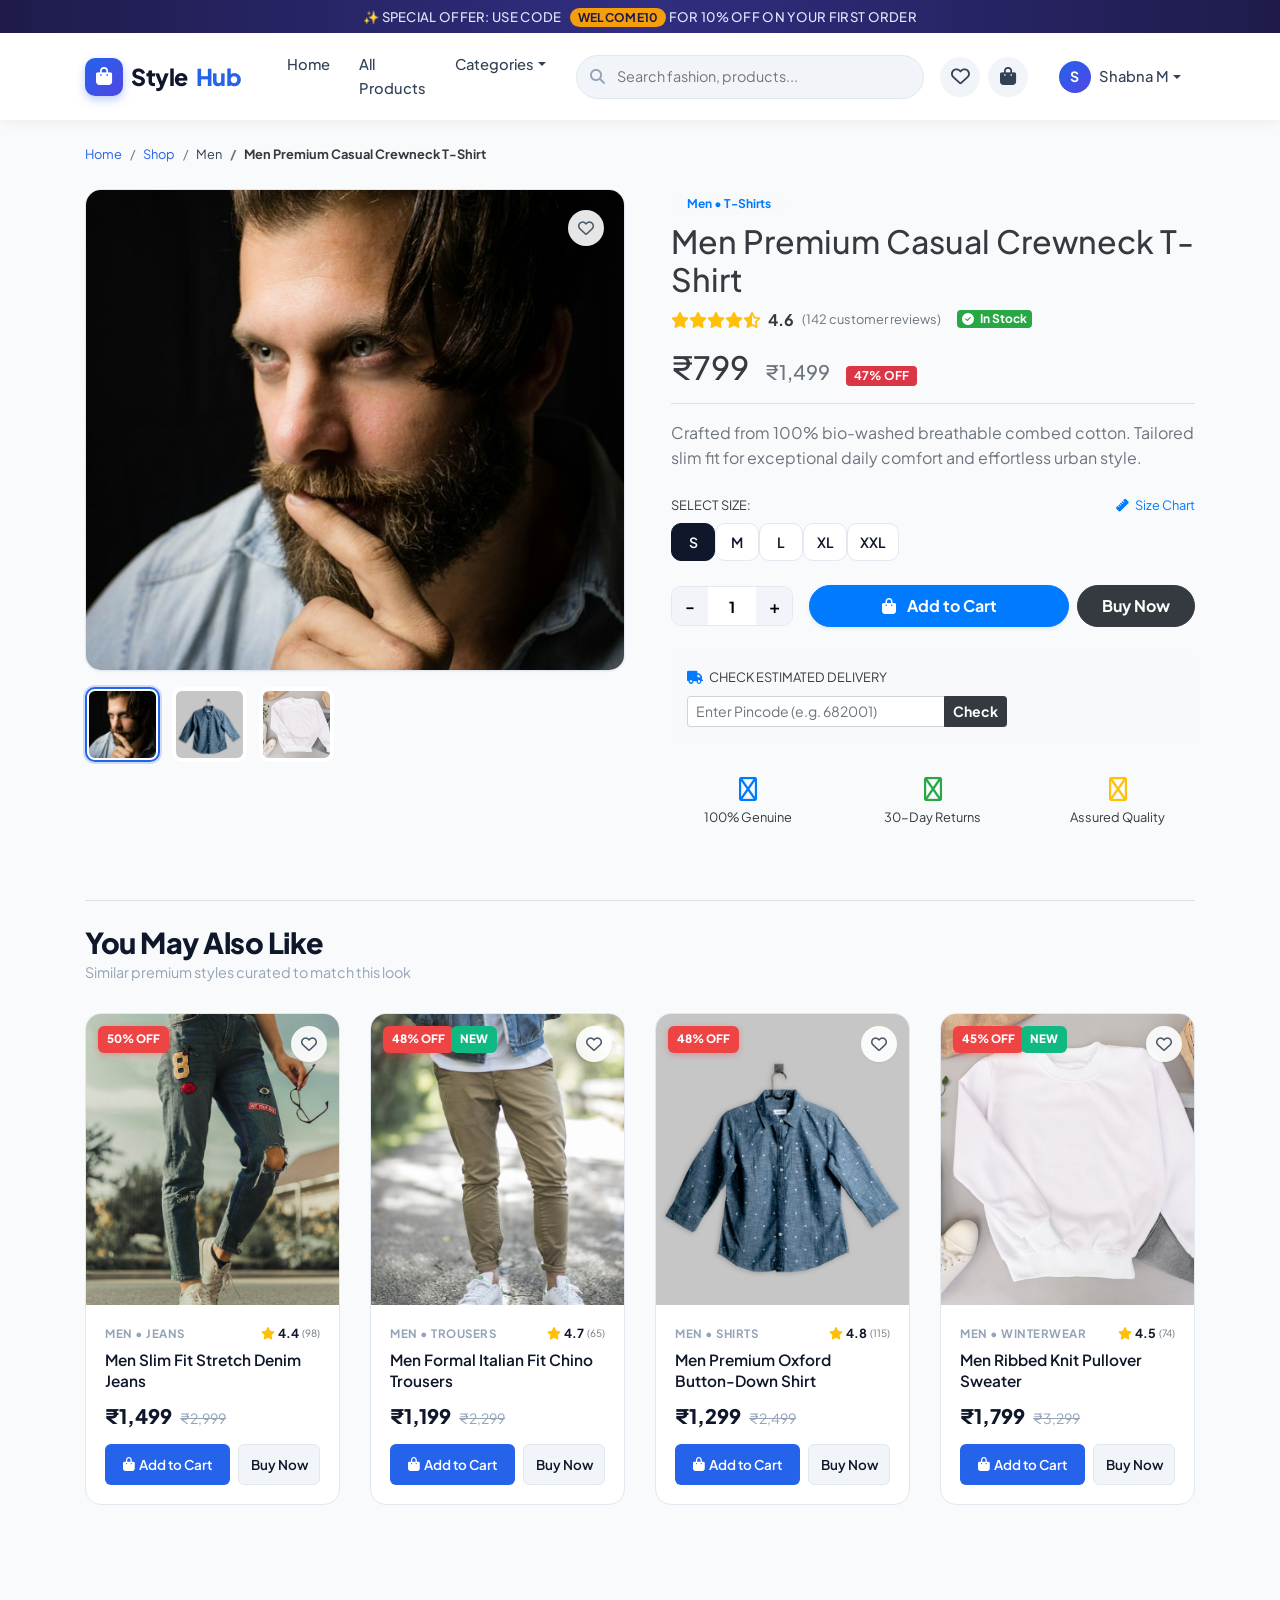
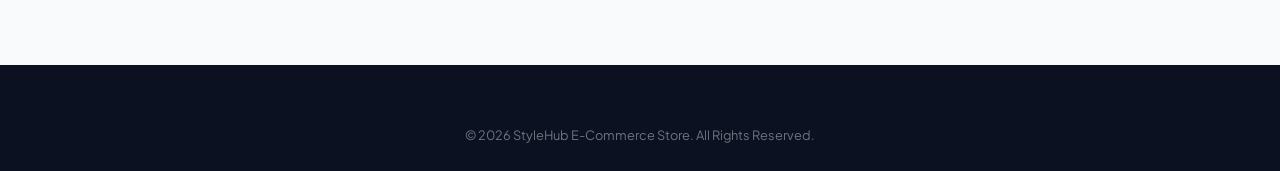
<file: product-detail.html>
<!DOCTYPE html>
<html lang="en">
<head>
  <meta charset="UTF-8">
  <meta http-equiv="X-UA-Compatible" content="IE=edge">
  <meta name="viewport" content="width=device-width, initial-scale=1.0">
  <title>Product Details | StyleHub</title>

  <link rel="stylesheet" href="https://cdnjs.cloudflare.com/ajax/libs/font-awesome/6.4.0/css/all.min.css">
  <link rel="stylesheet" href="https://maxcdn.bootstrapcdn.com/bootstrap/4.5.2/css/bootstrap.min.css">
  <link rel="stylesheet" href="ecommerce.css">
</head>
<body>

  <!-- Top Announcement Bar -->
  <div class="top-announcement-bar">
    <span>✨ SPECIAL OFFER: USE CODE <span class="coupon-badge">WELCOME10</span> FOR 10% OFF ON YOUR FIRST ORDER</span>
  </div>

  <!-- Header -->
  <header class="main-header">
    <div class="container">
      <nav class="navbar navbar-expand-lg navbar-light px-0">
        <a class="navbar-brand" href="index.html">
          <div class="brand-icon-box"><i class="fas fa-bag-shopping"></i></div>
          Style<span>Hub</span>
        </a>

        <button class="navbar-toggler border-0" type="button" data-toggle="collapse" data-target="#mainNavbarCollapse">
          <span class="navbar-toggler-icon"></span>
        </button>

        <div class="collapse navbar-collapse" id="mainNavbarCollapse">
          <ul class="navbar-nav mr-auto ml-lg-3">
            <li class="nav-item"><a class="nav-link" href="index.html">Home</a></li>
            <li class="nav-item"><a class="nav-link" href="shop.html">All Products</a></li>
            <li class="nav-item dropdown">
              <a class="nav-link dropdown-toggle" href="#" id="catDrop" role="button" data-toggle="dropdown">Categories</a>
              <div class="dropdown-menu border-0 shadow-lg">
                <a class="dropdown-item py-2" href="men.html">Men's Collection</a>
                <a class="dropdown-item py-2" href="women.html">Women's Collection</a>
                <a class="dropdown-item py-2" href="kids.html">Kids' Collection</a>
              </div>
            </li>
          </ul>

          <div class="search-container-box mx-lg-3 my-2 my-lg-0">
            <div class="search-input-wrapper">
              <i class="fas fa-search search-icon"></i>
              <input type="text" class="global-search-input" placeholder="Search fashion, products..." autocomplete="off">
            </div>
            <div id="search-dropdown-results"></div>
          </div>

          <ul class="navbar-nav align-items-center ml-lg-auto">
            <li class="nav-item mr-2">
              <a class="nav-action-icon-btn" href="wishlist.html" title="Wishlist">
                <i class="far fa-heart"></i>
                <span class="badge-counter-pill wishlist-badge-count" style="display: none;">0</span>
              </a>
            </li>
            <li class="nav-item mr-3">
              <a class="nav-action-icon-btn" href="cart.html" title="Shopping Cart">
                <i class="fas fa-shopping-bag"></i>
                <span class="badge-counter-pill cart-badge-count" style="display: none;">0</span>
              </a>
            </li>
            <div id="nav-user-actions" class="d-flex align-items-center">
              <li class="nav-item">
                <a class="nav-link font-weight-bold" href="auth.html"><i class="far fa-user-circle mr-1"></i> Sign In</a>
              </li>
            </div>
          </ul>
        </div>
      </nav>
    </div>
  </header>

  <main class="container my-4">
    <!-- Breadcrumb -->
    <nav aria-label="breadcrumb">
      <ol class="breadcrumb bg-transparent p-0 mb-4 small">
        <li class="breadcrumb-item"><a href="index.html">Home</a></li>
        <li class="breadcrumb-item"><a href="shop.html">Shop</a></li>
        <li class="breadcrumb-item" id="breadcrumb-category">Fashion</li>
        <li class="breadcrumb-item active text-dark font-weight-bold text-truncate" id="breadcrumb-title" style="max-width: 280px;">Product</li>
      </ol>
    </nav>

    <!-- Product Details Main Section -->
    <div class="row" id="product-detail-wrapper">
      <!-- Left: Image Gallery -->
      <div class="col-lg-6 mb-4">
        <div class="product-gallery-main" id="main-gallery-view">
          <img src="" id="detail-main-img" alt="Product Image" class="img-fluid">
          <button class="btn-wishlist-toggle" id="detail-wishlist-btn" onclick="toggleDetailWishlist()" title="Add to Wishlist" style="top: 20px; right: 20px;">
            <i class="far fa-heart"></i>
          </button>
        </div>
        <div class="product-gallery-thumbs" id="detail-thumbs-container">
          <!-- Thumbnails populated dynamically -->
        </div>
      </div>

      <!-- Right: Product Specifications & Actions -->
      <div class="col-lg-6 mb-4">
        <div class="pl-lg-3">
          <span class="badge badge-light text-primary font-weight-bold px-3 py-1 rounded-pill mb-2" id="detail-cat-badge">Category</span>
          <h2 class="font-weight-800 text-dark mb-2" id="detail-title">Loading product...</h2>
          
          <!-- Rating Row -->
          <div class="d-flex align-items-center mb-3">
            <div class="text-warning mr-2">
              <i class="fas fa-star"></i><i class="fas fa-star"></i><i class="fas fa-star"></i><i class="fas fa-star"></i><i class="fas fa-star-half-alt"></i>
              <span class="font-weight-bold text-dark ml-1" id="detail-rating">4.6</span>
            </div>
            <span class="text-muted small" id="detail-reviews">(120 customer reviews)</span>
            <span class="badge badge-success ml-3 font-weight-bold"><i class="fas fa-check-circle mr-1"></i> In Stock</span>
          </div>

          <!-- Price Row -->
          <div class="d-flex align-items-baseline gap-2 mb-3 pb-3 border-bottom">
            <span class="h2 font-weight-800 text-dark mb-0 mr-3" id="detail-price">₹0</span>
            <span class="h5 text-muted text-decoration-line-through mb-0 mr-3" id="detail-original-price">₹0</span>
            <span class="badge badge-danger font-weight-800 px-2 py-1 rounded" id="detail-discount-badge">0% OFF</span>
          </div>

          <!-- Description -->
          <p class="text-muted mb-4" id="detail-description"></p>

          <!-- Size Selector -->
          <div class="mb-4" id="detail-sizes-box">
            <div class="d-flex justify-content-between align-items-center mb-2">
              <label class="font-weight-700 text-dark small text-uppercase mb-0">Select Size:</label>
              <a href="#" class="small text-primary font-weight-600" data-toggle="modal" data-target="#sizeChartModal"><i class="fas fa-ruler mr-1"></i> Size Chart</a>
            </div>
            <div class="d-flex flex-wrap gap-2 size-pill-group" id="detail-size-pills">
              <!-- Rendered dynamically -->
            </div>
          </div>

          <!-- Quantity Stepper & Buttons -->
          <div class="d-flex align-items-center gap-3 mb-4">
            <div class="quantity-stepper mr-3">
              <button type="button" class="qty-btn" onclick="stepDetailQty(-1)">-</button>
              <input type="text" class="qty-input" id="detail-qty-input" value="1" readonly>
              <button type="button" class="qty-btn" onclick="stepDetailQty(1)">+</button>
            </div>
            <button class="btn btn-primary font-weight-bold px-4 py-2 flex-grow-1 shadow-sm rounded-pill" onclick="handleDetailAddToCart()">
              <i class="fas fa-shopping-bag mr-2"></i> Add to Cart
            </button>
            <button class="btn btn-dark font-weight-bold px-4 py-2 ml-2 rounded-pill" onclick="handleDetailBuyNow()">
              Buy Now
            </button>
          </div>

          <!-- Delivery Check Box -->
          <div class="card p-3 border-0 bg-light rounded-xl mb-4">
            <label class="font-weight-700 text-dark small text-uppercase mb-2"><i class="fas fa-truck mr-1 text-primary"></i> Check Estimated Delivery</label>
            <div class="input-group" style="max-width: 320px;">
              <input type="text" id="pincode-input" class="form-control form-control-sm" placeholder="Enter Pincode (e.g. 682001)" maxlength="6">
              <div class="input-group-append">
                <button class="btn btn-dark btn-sm font-weight-bold" type="button" onclick="checkPincode()">Check</button>
              </div>
            </div>
            <small class="text-success mt-2 font-weight-600" id="pincode-result" style="display: none;">
              <i class="fas fa-clock mr-1"></i> Estimated delivery by <strong>Friday, 2-3 business days</strong>. Cash on delivery available!
            </small>
          </div>

          <!-- Trust Badges -->
          <div class="row pt-2 text-center">
            <div class="col-4">
              <i class="fas fa-shield-alt text-primary h4 mb-1"></i>
              <p class="small font-weight-600 text-dark mb-0">100% Genuine</p>
            </div>
            <div class="col-4">
              <i class="fas fa-arrow-rotate-left text-success h4 mb-1"></i>
              <p class="small font-weight-600 text-dark mb-0">30-Day Returns</p>
            </div>
            <div class="col-4">
              <i class="fas fa-certificate text-warning h4 mb-1"></i>
              <p class="small font-weight-600 text-dark mb-0">Assured Quality</p>
            </div>
          </div>
        </div>
      </div>
    </div>

    <!-- Related Products -->
    <section class="my-5 pt-4 border-top">
      <div class="section-header-row">
        <div>
          <h3 class="section-main-heading">You May Also Like</h3>
          <p class="section-subheading">Similar premium styles curated to match this look</p>
        </div>
      </div>
      <div class="row" id="related-products-grid">
        <!-- Rendered dynamically -->
      </div>
    </section>
  </main>

  <!-- Size Chart Modal -->
  <div class="modal fade" id="sizeChartModal" tabindex="-1" role="dialog" aria-hidden="true">
    <div class="modal-dialog modal-dialog-centered" role="document">
      <div class="modal-content border-0 rounded-xl">
        <div class="modal-header bg-dark text-white">
          <h5 class="modal-title font-weight-bold"><i class="fas fa-ruler mr-2"></i> Standard Size Guide (Inches)</h5>
          <button type="button" class="close text-white" data-dismiss="modal">&times;</button>
        </div>
        <div class="modal-body p-4">
          <table class="table table-bordered text-center small mb-0">
            <thead class="bg-light font-weight-bold">
              <tr><th>Size</th><th>Chest (in)</th><th>Waist (in)</th><th>Length (in)</th></tr>
            </thead>
            <tbody>
              <tr><td><strong>S</strong></td><td>38</td><td>30 - 32</td><td>27</td></tr>
              <tr><td><strong>M</strong></td><td>40</td><td>32 - 34</td><td>28</td></tr>
              <tr><td><strong>L</strong></td><td>42</td><td>34 - 36</td><td>29</td></tr>
              <tr><td><strong>XL</strong></td><td>44</td><td>36 - 38</td><td>30</td></tr>
              <tr><td><strong>XXL</strong></td><td>46</td><td>38 - 40</td><td>31</td></tr>
            </tbody>
          </table>
        </div>
      </div>
    </div>
  </div>

  <!-- Footer -->
  <footer class="main-footer">
    <div class="container text-center">
      <p class="mb-0 text-muted small">&copy; 2026 StyleHub E-Commerce Store. All Rights Reserved.</p>
    </div>
  </footer>

  <!-- Scripts -->
  <script src="https://ajax.googleapis.com/ajax/libs/jquery/3.5.1/jquery.min.js"></script>
  <script src="https://cdnjs.cloudflare.com/ajax/libs/popper.js/1.16.0/umd/popper.min.js"></script>
  <script src="https://maxcdn.bootstrapcdn.com/bootstrap/4.5.2/js/bootstrap.min.js"></script>
  <script src="ecommerce.js"></script>

  <script>
    let currentProduct = null;

    function stepDetailQty(delta) {
      const input = document.getElementById('detail-qty-input');
      let val = parseInt(input.value) + delta;
      if (val < 1) val = 1;
      if (val > 10) val = 10;
      input.value = val;
    }

    function checkPincode() {
      const pin = document.getElementById('pincode-input').value.trim();
      const res = document.getElementById('pincode-result');
      if (pin.length === 6 && /^\d+$/.test(pin)) {
        res.style.display = 'block';
      } else {
        alert('Please enter a valid 6-digit postal pincode.');
      }
    }

    function toggleDetailWishlist() {
      if (!currentProduct) return;
      const active = toggleWishlist(currentProduct);
      const btn = document.getElementById('detail-wishlist-btn');
      btn.classList.toggle('active', active);
      const icon = btn.querySelector('i');
      icon.className = active ? 'fas fa-heart text-danger' : 'far fa-heart';
    }

    function handleDetailAddToCart() {
      if (!currentProduct) return;
      const qty = parseInt(document.getElementById('detail-qty-input').value) || 1;
      const activeSizeBtn = document.querySelector('#detail-size-pills .size-pill.active');
      const size = activeSizeBtn ? activeSizeBtn.innerText.trim() : null;
      addToCart(currentProduct, qty, size);
    }

    function handleDetailBuyNow() {
      handleDetailAddToCart();
      window.location.href = 'checkout.html';
    }

    function switchDetailMainImage(src, btn) {
      document.getElementById('detail-main-img').src = src;
      document.querySelectorAll('.thumb-item-btn').forEach(b => b.classList.remove('active'));
      btn.classList.add('active');
    }

    document.addEventListener('DOMContentLoaded', () => {
      const urlParams = new URLSearchParams(window.location.search);
      const productId = urlParams.get('id') || 'm1';
      currentProduct = getProductById(productId);

      if (!currentProduct) {
        currentProduct = getProducts()[0];
      }

      // Populate Data
      document.getElementById('breadcrumb-category').innerText = currentProduct.category;
      document.getElementById('breadcrumb-title').innerText = currentProduct.name;
      document.getElementById('detail-cat-badge').innerText = `${currentProduct.category} • ${currentProduct.subCategory || 'Fashion'}`;
      document.getElementById('detail-title').innerText = currentProduct.name;
      document.getElementById('detail-rating').innerText = currentProduct.rating || '4.5';
      document.getElementById('detail-reviews').innerText = `(${currentProduct.reviewsCount || 45} customer reviews)`;
      document.getElementById('detail-price').innerText = `₹${currentProduct.price.toLocaleString('en-IN')}`;
      document.getElementById('detail-original-price').innerText = `₹${(currentProduct.originalPrice || currentProduct.price * 1.5).toLocaleString('en-IN')}`;
      
      const discount = currentProduct.discount || Math.round(((currentProduct.originalPrice - currentProduct.price) / currentProduct.originalPrice) * 100);
      document.getElementById('detail-discount-badge').innerText = `${discount}% OFF`;
      document.getElementById('detail-description').innerText = currentProduct.description;

      // Main Image & Thumbs
      document.getElementById('detail-main-img').src = currentProduct.image;
      const thumbs = currentProduct.thumbnails && currentProduct.thumbnails.length > 0 ? currentProduct.thumbnails : [currentProduct.image];
      document.getElementById('detail-thumbs-container').innerHTML = thumbs.map((t, idx) => `
        <button type="button" class="thumb-item-btn ${idx === 0 ? 'active' : ''}" onclick="switchDetailMainImage('${t}', this)">
          <img src="${t}" alt="Thumbnail">
        </button>
      `).join('');

      // Wishlist Button State
      const inWish = isInWishlist(currentProduct.id);
      const wishBtn = document.getElementById('detail-wishlist-btn');
      wishBtn.classList.toggle('active', inWish);
      wishBtn.querySelector('i').className = inWish ? 'fas fa-heart text-danger' : 'far fa-heart';

      // Sizes
      const sizes = currentProduct.sizes && currentProduct.sizes.length > 0 ? currentProduct.sizes : ['Standard'];
      document.getElementById('detail-size-pills').innerHTML = sizes.map((s, idx) => `
        <button type="button" class="btn size-pill ${idx === 0 ? 'active' : ''}" onclick="selectQuickViewPill(this)">${s}</button>
      `).join('');

      // Related Products
      const all = getProducts();
      const related = all.filter(p => p.id !== currentProduct.id && (p.category === currentProduct.category || p.subCategory === currentProduct.subCategory)).slice(0, 4);
      document.getElementById('related-products-grid').innerHTML = related.map(p => renderProductCard(p)).join('');
      updateWishlistBadges();
    });
  </script>
</body>
</html>
</file>
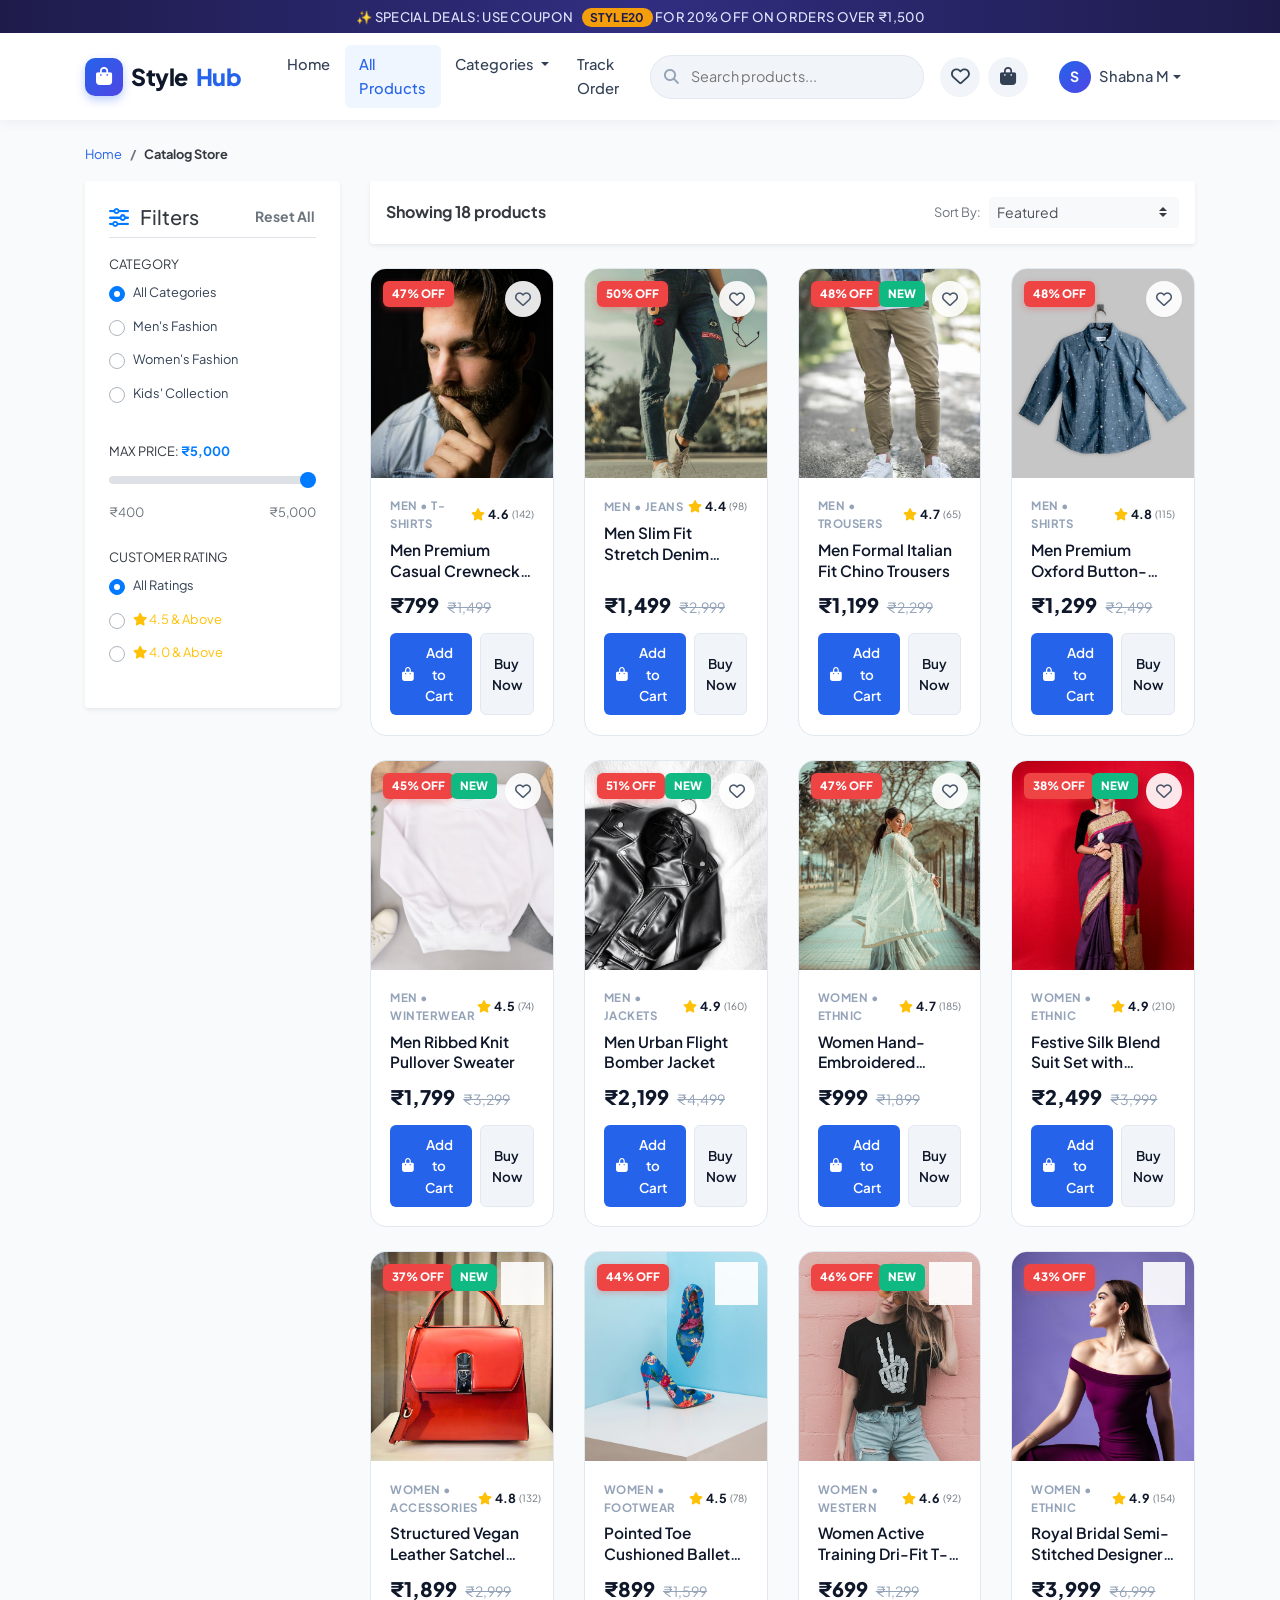
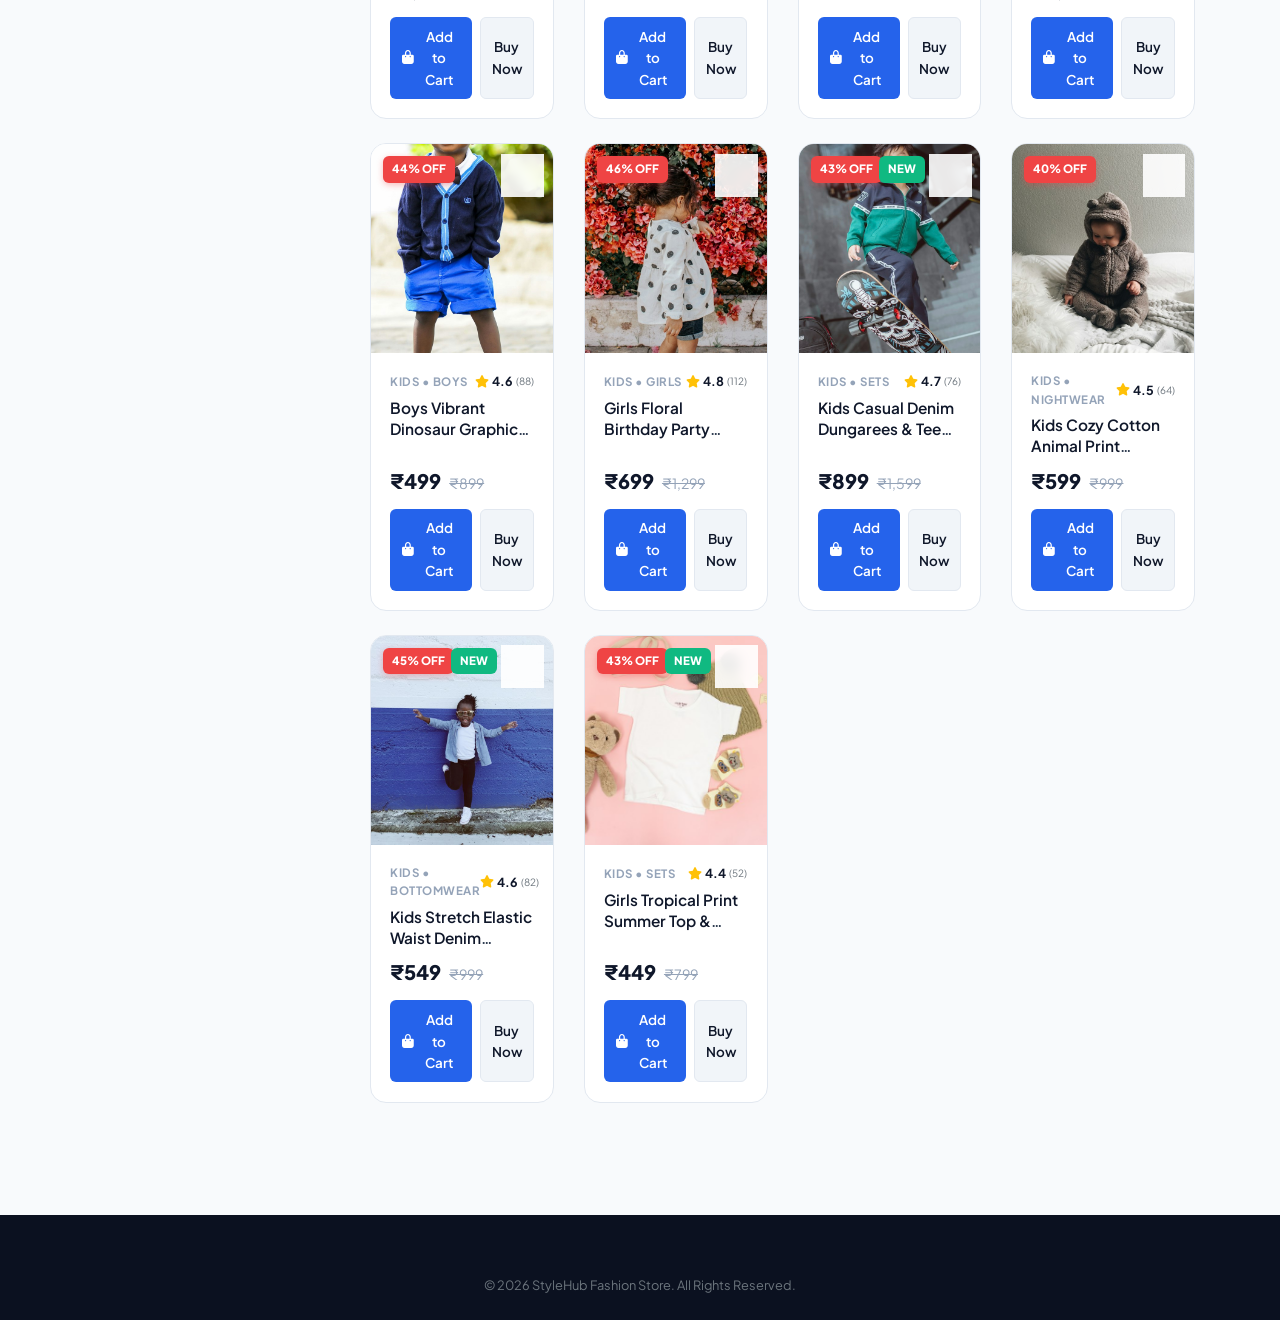
<file: shop.html>
<!DOCTYPE html>
<html lang="en">
<head>
  <meta charset="UTF-8">
  <meta http-equiv="X-UA-Compatible" content="IE=edge">
  <meta name="viewport" content="width=device-width, initial-scale=1.0">
  <title>All Products & Search | StyleHub Store</title>

  <!-- Google Fonts & Font Awesome Icons -->
  <link rel="stylesheet" href="https://cdnjs.cloudflare.com/ajax/libs/font-awesome/6.4.0/css/all.min.css">
  <link rel="stylesheet" href="https://maxcdn.bootstrapcdn.com/bootstrap/4.5.2/css/bootstrap.min.css">
  <link rel="stylesheet" href="ecommerce.css">
</head>
<body>

  <!-- Top Announcement Bar -->
  <div class="top-announcement-bar">
    <span>✨ SPECIAL DEALS: USE COUPON <span class="coupon-badge">STYLE20</span> FOR 20% OFF ON ORDERS OVER ₹1,500</span>
  </div>

  <!-- Main Header & Navigation -->
  <header class="main-header">
    <div class="container">
      <nav class="navbar navbar-expand-lg navbar-light px-0">
        <a class="navbar-brand" href="index.html">
          <div class="brand-icon-box">
            <i class="fas fa-bag-shopping"></i>
          </div>
          Style<span>Hub</span>
        </a>

        <button class="navbar-toggler border-0" type="button" data-toggle="collapse" data-target="#mainNavbarCollapse">
          <span class="navbar-toggler-icon"></span>
        </button>

        <div class="collapse navbar-collapse" id="mainNavbarCollapse">
          <ul class="navbar-nav mr-auto ml-lg-3">
            <li class="nav-item">
              <a class="nav-link" href="index.html">Home</a>
            </li>
            <li class="nav-item active">
              <a class="nav-link" href="shop.html">All Products</a>
            </li>
            <li class="nav-item dropdown">
              <a class="nav-link dropdown-toggle" href="#" id="categoriesDropdown" role="button" data-toggle="dropdown">
                Categories
              </a>
              <div class="dropdown-menu border-0 shadow-lg" aria-labelledby="categoriesDropdown">
                <a class="dropdown-item py-2" href="men.html"><i class="fas fa-male mr-2 text-primary"></i> Men's Collection</a>
                <a class="dropdown-item py-2" href="women.html"><i class="fas fa-female mr-2 text-danger"></i> Women's Collection</a>
                <a class="dropdown-item py-2" href="kids.html"><i class="fas fa-child mr-2 text-success"></i> Kids' Collection</a>
              </div>
            </li>
            <li class="nav-item">
              <a class="nav-link" href="order-tracking.html">Track Order</a>
            </li>
          </ul>

          <div class="search-container-box mx-lg-3 my-2 my-lg-0">
            <div class="search-input-wrapper">
              <i class="fas fa-search search-icon"></i>
              <input type="text" class="global-search-input" id="shop-search-input" placeholder="Search products..." autocomplete="off">
            </div>
            <div id="search-dropdown-results"></div>
          </div>

          <ul class="navbar-nav align-items-center ml-lg-auto" id="nav-actions-group">
            <li class="nav-item mr-2">
              <a class="nav-action-icon-btn" href="wishlist.html" title="Wishlist">
                <i class="far fa-heart"></i>
                <span class="badge-counter-pill wishlist-badge-count" style="display: none;">0</span>
              </a>
            </li>
            <li class="nav-item mr-3">
              <a class="nav-action-icon-btn" href="cart.html" title="Shopping Cart">
                <i class="fas fa-shopping-bag"></i>
                <span class="badge-counter-pill cart-badge-count" style="display: none;">0</span>
              </a>
            </li>
            <div id="nav-user-actions" class="d-flex align-items-center">
              <li class="nav-item">
                <a class="nav-link font-weight-bold" href="auth.html">
                  <i class="far fa-user-circle mr-1"></i> Sign In
                </a>
              </li>
            </div>
          </ul>
        </div>
      </nav>
    </div>
  </header>

  <main class="container my-4">
    <!-- Breadcrumb -->
    <nav aria-label="breadcrumb">
      <ol class="breadcrumb bg-transparent p-0 mb-3 small">
        <li class="breadcrumb-item"><a href="index.html">Home</a></li>
        <li class="breadcrumb-item active text-dark font-weight-bold" aria-current="page">Catalog Store</li>
      </ol>
    </nav>

    <div class="row">
      <!-- Left Sidebar: Filters -->
      <div class="col-lg-3 mb-4">
        <div class="card p-3 p-md-4 border-0 rounded-xl shadow-sm bg-white sticky-top" style="top: 85px;">
          <div class="d-flex justify-content-between align-items-center mb-3 pb-2 border-bottom">
            <h5 class="font-weight-800 mb-0 text-dark"><i class="fas fa-sliders-h mr-2 text-primary"></i> Filters</h5>
            <button class="btn btn-sm btn-link text-muted p-0 font-weight-bold" onclick="resetAllFilters()">Reset All</button>
          </div>

          <!-- Category Filter -->
          <div class="mb-4">
            <label class="font-weight-700 text-dark small text-uppercase d-block mb-2">Category</label>
            <div class="custom-control custom-radio mb-2">
              <input type="radio" id="cat-all" name="filterCategory" class="custom-control-input" value="all" checked onchange="applyFilters()">
              <label class="custom-control-label small" for="cat-all">All Categories</label>
            </div>
            <div class="custom-control custom-radio mb-2">
              <input type="radio" id="cat-men" name="filterCategory" class="custom-control-input" value="Men" onchange="applyFilters()">
              <label class="custom-control-label small" for="cat-men">Men's Fashion</label>
            </div>
            <div class="custom-control custom-radio mb-2">
              <input type="radio" id="cat-women" name="filterCategory" class="custom-control-input" value="Women" onchange="applyFilters()">
              <label class="custom-control-label small" for="cat-women">Women's Fashion</label>
            </div>
            <div class="custom-control custom-radio mb-2">
              <input type="radio" id="cat-kids" name="filterCategory" class="custom-control-input" value="Kids" onchange="applyFilters()">
              <label class="custom-control-label small" for="cat-kids">Kids' Collection</label>
            </div>
          </div>

          <!-- Price Range Filter -->
          <div class="mb-4">
            <label class="font-weight-700 text-dark small text-uppercase d-block mb-2">Max Price: <span id="price-slider-label" class="text-primary font-weight-bold">₹5,000</span></label>
            <input type="range" class="custom-range" id="price-range-slider" min="400" max="5000" step="100" value="5000" oninput="updatePriceSlider(this.value)" onchange="applyFilters()">
            <div class="d-flex justify-content-between text-muted small mt-1">
              <span>₹400</span>
              <span>₹5,000</span>
            </div>
          </div>

          <!-- Minimum Rating Filter -->
          <div class="mb-3">
            <label class="font-weight-700 text-dark small text-uppercase d-block mb-2">Customer Rating</label>
            <div class="custom-control custom-radio mb-2">
              <input type="radio" id="rate-all" name="filterRating" class="custom-control-input" value="0" checked onchange="applyFilters()">
              <label class="custom-control-label small" for="rate-all">All Ratings</label>
            </div>
            <div class="custom-control custom-radio mb-2">
              <input type="radio" id="rate-4" name="filterRating" class="custom-control-input" value="4.5" onchange="applyFilters()">
              <label class="custom-control-label small text-warning" for="rate-4">
                <i class="fas fa-star"></i> 4.5 & Above
              </label>
            </div>
            <div class="custom-control custom-radio">
              <input type="radio" id="rate-3" name="filterRating" class="custom-control-input" value="4.0" onchange="applyFilters()">
              <label class="custom-control-label small text-warning" for="rate-3">
                <i class="fas fa-star"></i> 4.0 & Above
              </label>
            </div>
          </div>
        </div>
      </div>

      <!-- Right Column: Products & Sort Bar -->
      <div class="col-lg-9">
        <!-- Top Toolbar -->
        <div class="card p-3 mb-4 border-0 rounded-xl shadow-sm bg-white d-flex flex-row justify-content-between align-items-center flex-wrap gap-2">
          <div>
            <span class="text-dark font-weight-bold" id="results-count-text">Showing 18 products</span>
          </div>
          <div class="d-flex align-items-center gap-2">
            <label class="small text-muted font-weight-600 mb-0 mr-2">Sort By:</label>
            <select class="custom-select custom-select-sm border-0 bg-light font-weight-600" id="sort-select" style="width: 190px;" onchange="applyFilters()">
              <option value="featured" selected>Featured</option>
              <option value="price-low">Price: Low to High</option>
              <option value="price-high">Price: High to Low</option>
              <option value="rating">Highest Rated</option>
              <option value="discount">Biggest Discounts</option>
            </select>
          </div>
        </div>

        <!-- Products Grid Container -->
        <div class="row" id="shop-products-grid">
          <!-- Dynamically populated -->
        </div>

        <!-- Empty State (if no filters match) -->
        <div id="shop-empty-state" class="empty-state-card" style="display: none;">
          <div class="empty-state-icon"><i class="fas fa-search-minus"></i></div>
          <h4 class="font-weight-bold">No Products Found</h4>
          <p class="text-muted small">We couldn't find any products matching your selected filters or search query.</p>
          <button class="btn btn-primary font-weight-bold px-4 py-2 rounded-pill mt-2" onclick="resetAllFilters()">Reset Filters</button>
        </div>
      </div>
    </div>
  </main>

  <!-- Footer -->
  <footer class="main-footer">
    <div class="container text-center">
      <p class="mb-0 text-muted small">&copy; 2026 StyleHub Fashion Store. All Rights Reserved.</p>
    </div>
  </footer>

  <!-- Scripts -->
  <script src="https://ajax.googleapis.com/ajax/libs/jquery/3.5.1/jquery.min.js"></script>
  <script src="https://cdnjs.cloudflare.com/ajax/libs/popper.js/1.16.0/umd/popper.min.js"></script>
  <script src="https://maxcdn.bootstrapcdn.com/bootstrap/4.5.2/js/bootstrap.min.js"></script>
  <script src="ecommerce.js"></script>

  <script>
    function updatePriceSlider(val) {
      document.getElementById('price-slider-label').innerText = '₹' + Number(val).toLocaleString('en-IN');
    }

    function resetAllFilters() {
      document.getElementById('cat-all').checked = true;
      document.getElementById('rate-all').checked = true;
      document.getElementById('price-range-slider').value = 5000;
      updatePriceSlider(5000);
      document.getElementById('shop-search-input').value = '';
      document.getElementById('sort-select').value = 'featured';
      applyFilters();
    }

    function applyFilters() {
      const all = getProducts();
      const selectedCategory = document.querySelector('input[name="filterCategory"]:checked').value;
      const maxPrice = Number(document.getElementById('price-range-slider').value);
      const minRating = Number(document.querySelector('input[name="filterRating"]:checked').value);
      const searchKeyword = (document.getElementById('shop-search-input').value || '').trim().toLowerCase();
      const sortBy = document.getElementById('sort-select').value;

      let filtered = all.filter(p => {
        const matchCategory = selectedCategory === 'all' || p.category === selectedCategory;
        const matchPrice = p.price <= maxPrice;
        const matchRating = (p.rating || 0) >= minRating;
        const matchSearch = !searchKeyword || 
          p.name.toLowerCase().includes(searchKeyword) ||
          p.category.toLowerCase().includes(searchKeyword) ||
          (p.subCategory && p.subCategory.toLowerCase().includes(searchKeyword));

        return matchCategory && matchPrice && matchRating && matchSearch;
      });

      // Sort
      if (sortBy === 'price-low') {
        filtered.sort((a, b) => a.price - b.price);
      } else if (sortBy === 'price-high') {
        filtered.sort((a, b) => b.price - a.price);
      } else if (sortBy === 'rating') {
        filtered.sort((a, b) => (b.rating || 0) - (a.rating || 0));
      } else if (sortBy === 'discount') {
        filtered.sort((a, b) => (b.discount || 0) - (a.discount || 0));
      }

      const grid = document.getElementById('shop-products-grid');
      const emptyState = document.getElementById('shop-empty-state');
      const countText = document.getElementById('results-count-text');

      countText.innerText = `Showing ${filtered.length} products`;

      if (filtered.length === 0) {
        grid.innerHTML = '';
        emptyState.style.display = 'block';
      } else {
        emptyState.style.display = 'none';
        grid.innerHTML = filtered.map(p => renderProductCard(p)).join('');
        updateWishlistBadges();
      }
    }

    document.addEventListener('DOMContentLoaded', () => {
      // Check URL query parameters
      const urlParams = new URLSearchParams(window.location.search);
      const categoryParam = urlParams.get('category');
      const queryParam = urlParams.get('q');
      const sortParam = urlParams.get('sort');

      if (categoryParam) {
        const catRadio = document.querySelector(`input[name="filterCategory"][value="${categoryParam}"]`);
        if (catRadio) catRadio.checked = true;
      }

      if (queryParam) {
        document.getElementById('shop-search-input').value = queryParam;
      }

      if (sortParam) {
        document.getElementById('sort-select').value = sortParam;
      }

      applyFilters();

      // Listen to shop search input
      document.getElementById('shop-search-input').addEventListener('input', applyFilters);
    });
  </script>
</body>
</html>
</file>
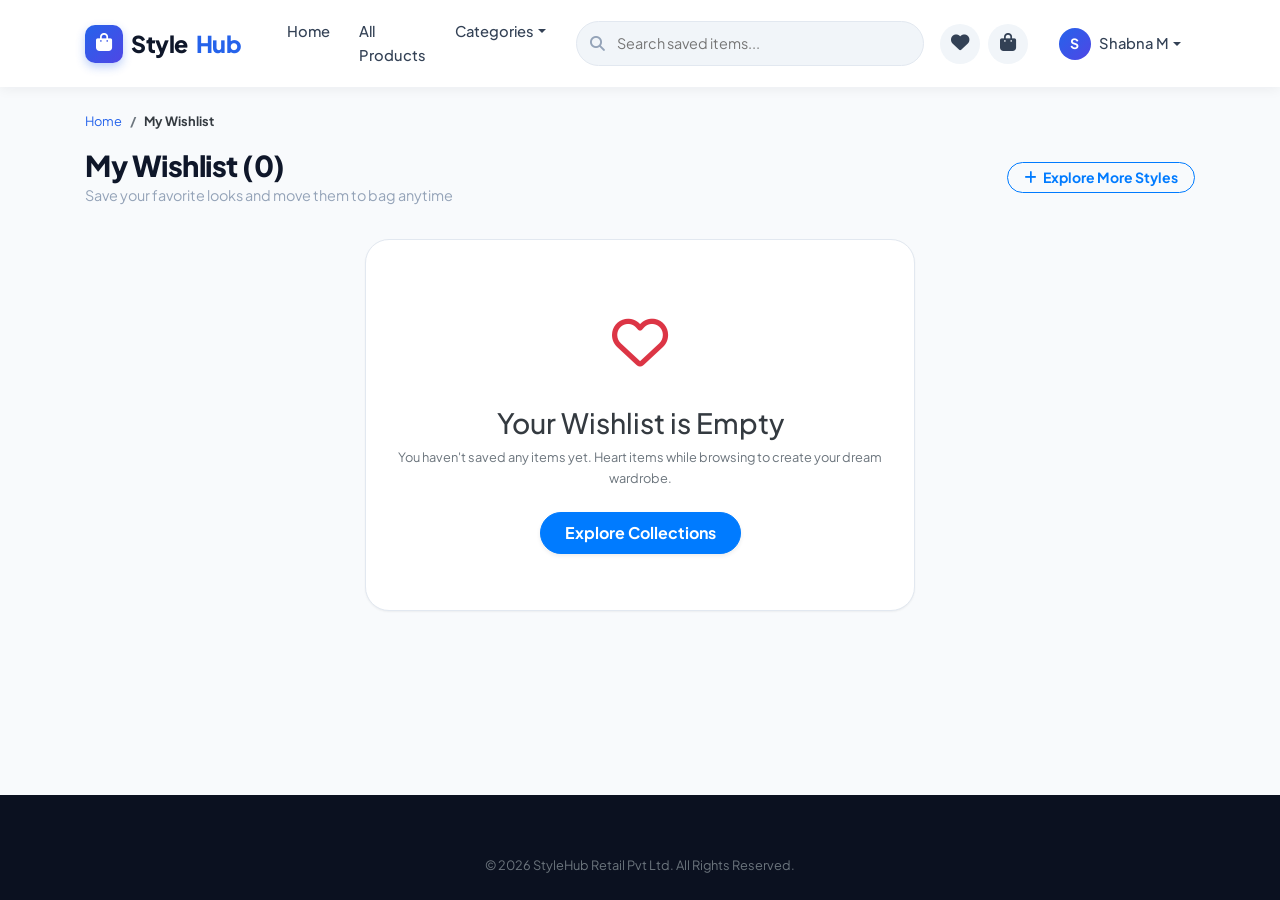
<file: wishlist.html>
<!DOCTYPE html>
<html lang="en">
<head>
  <meta charset="UTF-8">
  <meta http-equiv="X-UA-Compatible" content="IE=edge">
  <meta name="viewport" content="width=device-width, initial-scale=1.0">
  <title>My Wishlist | StyleHub</title>

  <link rel="stylesheet" href="https://cdnjs.cloudflare.com/ajax/libs/font-awesome/6.4.0/css/all.min.css">
  <link rel="stylesheet" href="https://maxcdn.bootstrapcdn.com/bootstrap/4.5.2/css/bootstrap.min.css">
  <link rel="stylesheet" href="ecommerce.css">
</head>
<body>

  <!-- Header -->
  <header class="main-header">
    <div class="container">
      <nav class="navbar navbar-expand-lg navbar-light px-0">
        <a class="navbar-brand" href="index.html">
          <div class="brand-icon-box"><i class="fas fa-bag-shopping"></i></div>
          Style<span>Hub</span>
        </a>

        <button class="navbar-toggler border-0" type="button" data-toggle="collapse" data-target="#mainNavbarCollapse">
          <span class="navbar-toggler-icon"></span>
        </button>

        <div class="collapse navbar-collapse" id="mainNavbarCollapse">
          <ul class="navbar-nav mr-auto ml-lg-3">
            <li class="nav-item"><a class="nav-link" href="index.html">Home</a></li>
            <li class="nav-item"><a class="nav-link" href="shop.html">All Products</a></li>
            <li class="nav-item dropdown">
              <a class="nav-link dropdown-toggle" href="#" id="wishCat" role="button" data-toggle="dropdown">Categories</a>
              <div class="dropdown-menu border-0 shadow-lg">
                <a class="dropdown-item py-2" href="men.html">Men's Collection</a>
                <a class="dropdown-item py-2" href="women.html">Women's Collection</a>
                <a class="dropdown-item py-2" href="kids.html">Kids' Collection</a>
              </div>
            </li>
          </ul>

          <div class="search-container-box mx-lg-3 my-2 my-lg-0">
            <div class="search-input-wrapper">
              <i class="fas fa-search search-icon"></i>
              <input type="text" class="global-search-input" placeholder="Search saved items..." autocomplete="off">
            </div>
            <div id="search-dropdown-results"></div>
          </div>

          <ul class="navbar-nav align-items-center ml-lg-auto">
            <li class="nav-item mr-2">
              <a class="nav-action-icon-btn text-danger" href="wishlist.html" title="Wishlist">
                <i class="fas fa-heart"></i>
                <span class="badge-counter-pill wishlist-badge-count" style="display: none;">0</span>
              </a>
            </li>
            <li class="nav-item mr-3">
              <a class="nav-action-icon-btn" href="cart.html" title="Shopping Cart">
                <i class="fas fa-shopping-bag"></i>
                <span class="badge-counter-pill cart-badge-count" style="display: none;">0</span>
              </a>
            </li>
            <div id="nav-user-actions" class="d-flex align-items-center">
              <li class="nav-item">
                <a class="nav-link font-weight-bold" href="auth.html"><i class="far fa-user-circle mr-1"></i> Sign In</a>
              </li>
            </div>
          </ul>
        </div>
      </nav>
    </div>
  </header>

  <main class="container my-4">
    <!-- Breadcrumb -->
    <nav aria-label="breadcrumb">
      <ol class="breadcrumb bg-transparent p-0 mb-3 small">
        <li class="breadcrumb-item"><a href="index.html">Home</a></li>
        <li class="breadcrumb-item active text-dark font-weight-bold">My Wishlist</li>
      </ol>
    </nav>

    <div class="section-header-row mb-4">
      <div>
        <h2 class="section-main-heading">My Wishlist (<span id="wishlist-total-count">0</span>)</h2>
        <p class="section-subheading">Save your favorite looks and move them to bag anytime</p>
      </div>
      <div>
        <a href="shop.html" class="btn btn-outline-primary btn-sm rounded-pill font-weight-bold px-3">
          <i class="fas fa-plus mr-1"></i> Explore More Styles
        </a>
      </div>
    </div>

    <!-- Empty Wishlist View -->
    <div id="empty-wishlist-view" class="empty-state-card" style="display: none;">
      <div class="empty-state-icon text-danger"><i class="far fa-heart"></i></div>
      <h3 class="font-weight-800 text-dark">Your Wishlist is Empty</h3>
      <p class="text-muted small mb-4">You haven't saved any items yet. Heart items while browsing to create your dream wardrobe.</p>
      <a href="shop.html" class="btn btn-primary px-4 py-2 font-weight-bold rounded-pill shadow-sm">
        Explore Collections
      </a>
    </div>

    <!-- Wishlist Products Grid -->
    <div class="row" id="wishlist-products-grid">
      <!-- Populated dynamically -->
    </div>
  </main>

  <!-- Footer -->
  <footer class="main-footer">
    <div class="container text-center">
      <p class="mb-0 text-muted small">&copy; 2026 StyleHub Retail Pvt Ltd. All Rights Reserved.</p>
    </div>
  </footer>

  <!-- Scripts -->
  <script src="https://ajax.googleapis.com/ajax/libs/jquery/3.5.1/jquery.min.js"></script>
  <script src="https://cdnjs.cloudflare.com/ajax/libs/popper.js/1.16.0/umd/popper.min.js"></script>
  <script src="https://maxcdn.bootstrapcdn.com/bootstrap/4.5.2/js/bootstrap.min.js"></script>
  <script src="ecommerce.js"></script>

  <script>
    function renderWishlistView() {
      const list = getWishlist();
      const emptyView = document.getElementById('empty-wishlist-view');
      const grid = document.getElementById('wishlist-products-grid');
      const countEl = document.getElementById('wishlist-total-count');

      countEl.innerText = list.length;

      if (list.length === 0) {
        emptyView.style.display = 'block';
        grid.innerHTML = '';
        return;
      }

      emptyView.style.display = 'none';

      grid.innerHTML = list.map(item => `
        <div class="col-xl-3 col-lg-4 col-md-6 col-6 mb-4">
          <div class="modern-product-card h-100">
            <div class="card-media-wrapper">
              <button class="btn-wishlist-toggle active" onclick="handleRemoveWishlist('${item.id}')" title="Remove from Wishlist">
                <i class="fas fa-trash-alt text-danger"></i>
              </button>
              <a href="product-detail.html?id=${item.id}" class="product-media-link">
                <img src="${item.image}" alt="${item.name}" class="product-card-img" onerror="this.src='images/banner1.jpg'">
              </a>
            </div>
            <div class="card-content-area">
              <span class="product-subcat">${item.category || 'Fashion'}</span>
              <h6 class="product-headline mt-1">
                <a href="product-detail.html?id=${item.id}">${item.name}</a>
              </h6>
              <div class="product-price-row">
                <span class="current-price">₹${item.price.toLocaleString('en-IN')}</span>
                ${item.originalPrice > item.price ? `<span class="strikethrough-price">₹${item.originalPrice.toLocaleString('en-IN')}</span>` : ''}
              </div>
              <button class="btn btn-primary btn-sm btn-block font-weight-bold rounded-lg py-2 mt-auto" onclick="handleMoveToCart('${item.id}')">
                <i class="fas fa-shopping-bag mr-1"></i> Move to Cart
              </button>
            </div>
          </div>
        </div>
      `).join('');
    }

    function handleRemoveWishlist(productId) {
      let list = getWishlist();
      list = list.filter(item => item.id !== productId);
      saveWishlist(list);
      showToast('Removed from wishlist', 'info');
      renderWishlistView();
    }

    function handleMoveToCart(productId) {
      const product = getProductById(productId);
      if (product) {
        addToCart(product);
        handleRemoveWishlist(productId);
      }
    }

    document.addEventListener('DOMContentLoaded', () => {
      renderWishlistView();
    });
  </script>
</body>
</html>
</file>
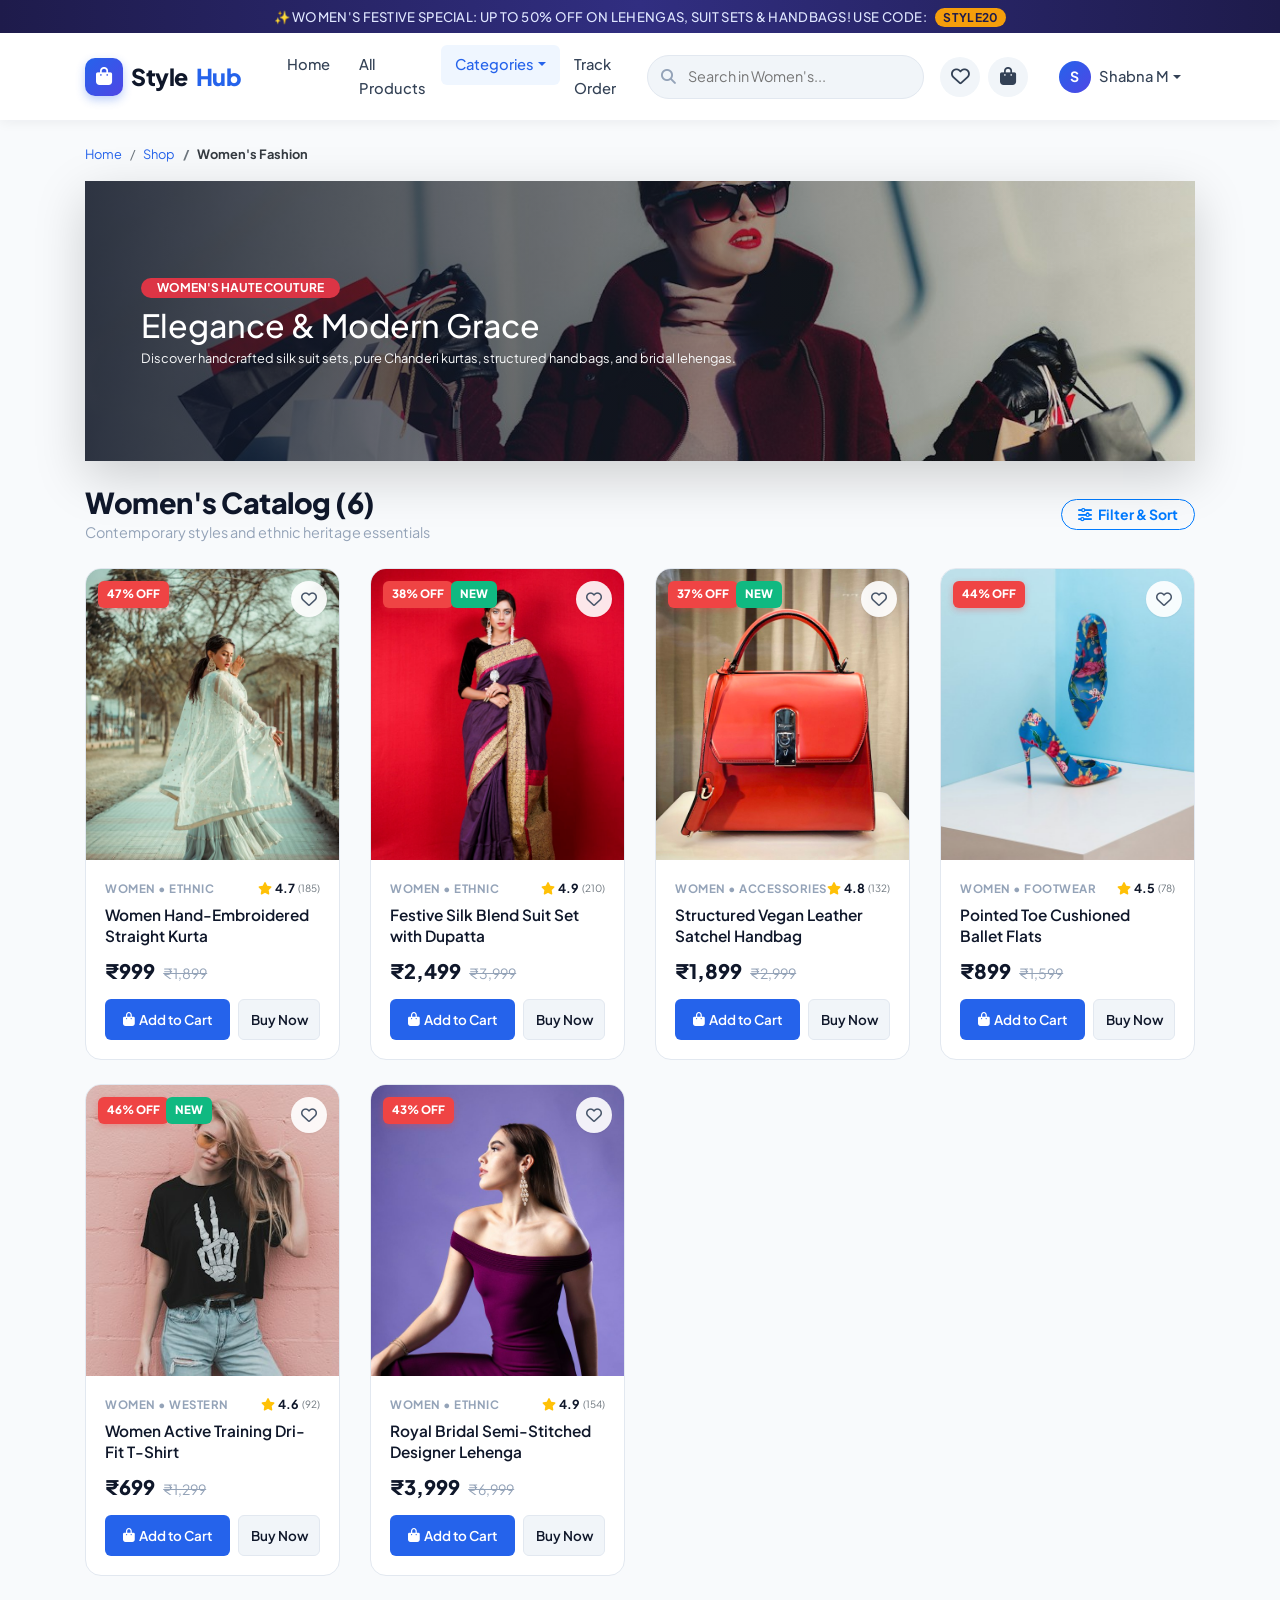
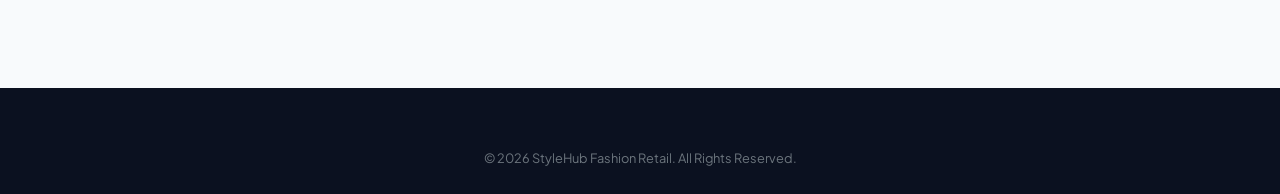
<file: women.html>
<!DOCTYPE html>
<html lang="en">
<head>
  <meta charset="UTF-8">
  <meta http-equiv="X-UA-Compatible" content="IE=edge">
  <meta name="viewport" content="width=device-width, initial-scale=1.0">
  <title>Women's Collection | StyleHub</title>

  <link rel="stylesheet" href="https://cdnjs.cloudflare.com/ajax/libs/font-awesome/6.4.0/css/all.min.css">
  <link rel="stylesheet" href="https://maxcdn.bootstrapcdn.com/bootstrap/4.5.2/css/bootstrap.min.css">
  <link rel="stylesheet" href="ecommerce.css">
</head>
<body>

  <!-- Top Announcement Bar -->
  <div class="top-announcement-bar">
    <span>✨ WOMEN'S FESTIVE SPECIAL: UP TO 50% OFF ON LEHENGAS, SUIT SETS & HANDBAGS! USE CODE: <span class="coupon-badge">STYLE20</span></span>
  </div>

  <!-- Header -->
  <header class="main-header">
    <div class="container">
      <nav class="navbar navbar-expand-lg navbar-light px-0">
        <a class="navbar-brand" href="index.html">
          <div class="brand-icon-box"><i class="fas fa-bag-shopping"></i></div>
          Style<span>Hub</span>
        </a>

        <button class="navbar-toggler border-0" type="button" data-toggle="collapse" data-target="#mainNavbarCollapse">
          <span class="navbar-toggler-icon"></span>
        </button>

        <div class="collapse navbar-collapse" id="mainNavbarCollapse">
          <ul class="navbar-nav mr-auto ml-lg-3">
            <li class="nav-item"><a class="nav-link" href="index.html">Home</a></li>
            <li class="nav-item"><a class="nav-link" href="shop.html">All Products</a></li>
            <li class="nav-item dropdown active">
              <a class="nav-link dropdown-toggle text-primary" href="#" id="womenCatDrop" role="button" data-toggle="dropdown">Categories</a>
              <div class="dropdown-menu border-0 shadow-lg">
                <a class="dropdown-item py-2" href="men.html"><i class="fas fa-male mr-2 text-primary"></i> Men's Collection</a>
                <a class="dropdown-item py-2 active font-weight-bold" href="women.html"><i class="fas fa-female mr-2 text-danger"></i> Women's Collection</a>
                <a class="dropdown-item py-2" href="kids.html"><i class="fas fa-child mr-2 text-success"></i> Kids' Collection</a>
              </div>
            </li>
            <li class="nav-item"><a class="nav-link" href="order-tracking.html">Track Order</a></li>
          </ul>

          <div class="search-container-box mx-lg-3 my-2 my-lg-0">
            <div class="search-input-wrapper">
              <i class="fas fa-search search-icon"></i>
              <input type="text" class="global-search-input" placeholder="Search in Women's..." autocomplete="off">
            </div>
            <div id="search-dropdown-results"></div>
          </div>

          <ul class="navbar-nav align-items-center ml-lg-auto">
            <li class="nav-item mr-2">
              <a class="nav-action-icon-btn" href="wishlist.html" title="Wishlist">
                <i class="far fa-heart"></i>
                <span class="badge-counter-pill wishlist-badge-count" style="display: none;">0</span>
              </a>
            </li>
            <li class="nav-item mr-3">
              <a class="nav-action-icon-btn" href="cart.html" title="Shopping Cart">
                <i class="fas fa-shopping-bag"></i>
                <span class="badge-counter-pill cart-badge-count" style="display: none;">0</span>
              </a>
            </li>
            <div id="nav-user-actions" class="d-flex align-items-center"></div>
          </ul>
        </div>
      </nav>
    </div>
  </header>

  <main class="container my-4">
    <!-- Breadcrumb -->
    <nav aria-label="breadcrumb">
      <ol class="breadcrumb bg-transparent p-0 mb-3 small">
        <li class="breadcrumb-item"><a href="index.html">Home</a></li>
        <li class="breadcrumb-item"><a href="shop.html">Shop</a></li>
        <li class="breadcrumb-item active text-dark font-weight-bold">Women's Fashion</li>
      </ol>
    </nav>

    <!-- Category Banner -->
    <div class="category-banner mb-4">
      <div class="position-relative rounded-2xl overflow-hidden shadow-lg" style="height: 280px;">
        <img src="images/women_banner.jpg" class="w-100 h-100" style="object-fit: cover;" alt="Women's Collection">
        <div class="hero-caption-overlay">
          <div>
            <span class="badge badge-danger font-weight-bold px-3 py-1 rounded-pill mb-2">WOMEN'S HAUTE COUTURE</span>
            <h2 class="font-weight-800 display-5 mb-1">Elegance & Modern Grace</h2>
            <p class="text-light lead small mb-0">Discover handcrafted silk suit sets, pure Chanderi kurtas, structured handbags, and bridal lehengas.</p>
          </div>
        </div>
      </div>
    </div>

    <!-- Products Grid Header -->
    <div class="section-header-row mb-4">
      <div>
        <h3 class="section-main-heading">Women's Catalog (<span id="women-product-count">0</span>)</h3>
        <p class="section-subheading">Contemporary styles and ethnic heritage essentials</p>
      </div>
      <div>
        <a href="shop.html?category=Women" class="btn btn-outline-primary btn-sm rounded-pill font-weight-bold px-3">
          <i class="fas fa-sliders-h mr-1"></i> Filter & Sort
        </a>
      </div>
    </div>

    <!-- Women Products Grid -->
    <div class="row" id="women-products-grid">
      <!-- Dynamically populated -->
    </div>
  </main>

  <!-- Footer -->
  <footer class="main-footer">
    <div class="container text-center">
      <p class="mb-0 text-muted small">&copy; 2026 StyleHub Fashion Retail. All Rights Reserved.</p>
    </div>
  </footer>

  <!-- Scripts -->
  <script src="https://ajax.googleapis.com/ajax/libs/jquery/3.5.1/jquery.min.js"></script>
  <script src="https://cdnjs.cloudflare.com/ajax/libs/popper.js/1.16.0/umd/popper.min.js"></script>
  <script src="https://maxcdn.bootstrapcdn.com/bootstrap/4.5.2/js/bootstrap.min.js"></script>
  <script src="ecommerce.js"></script>

  <script>
    document.addEventListener('DOMContentLoaded', () => {
      const all = getProducts();
      const womenProds = all.filter(p => p.category === 'Women');
      document.getElementById('women-product-count').innerText = womenProds.length;
      document.getElementById('women-products-grid').innerHTML = womenProds.map(p => renderProductCard(p)).join('');
      updateWishlistBadges();
    });
  </script>
</body>
</html>
</file>
<file: ecommerce.css>
/* ==========================================================================
   StyleHub E-Commerce - Complete Premium Design System
   Modern, Clean, Responsive & Feature-Rich Online Store Styling
   ========================================================================== */

@import url('https://fonts.googleapis.com/css2?family=Plus+Jakarta+Sans:wght@300;400;500;600;700;800&family=Poppins:wght@300;400;500;600;700&display=swap');

:root {
    --primary: #2563eb;
    --primary-hover: #1d4ed8;
    --primary-light: #eff6ff;
    --primary-gradient: linear-gradient(135deg, #2563eb, #4f46e5);
    --accent: #f59e0b;
    --accent-hover: #d97706;
    --dark: #0f172a;
    --dark-surface: #1e293b;
    --slate-700: #334155;
    --slate-600: #475569;
    --slate-400: #94a3b8;
    --slate-200: #e2e8f0;
    --slate-100: #f1f5f9;
    --slate-50: #f8fafc;
    --success: #10b981;
    --danger: #ef4444;
    --warning: #f59e0b;
    
    --radius-sm: 6px;
    --radius-md: 10px;
    --radius-lg: 16px;
    --radius-xl: 24px;
    --radius-full: 9999px;

    --shadow-sm: 0 1px 2px 0 rgba(0, 0, 0, 0.05);
    --shadow-md: 0 4px 6px -1px rgba(0, 0, 0, 0.08), 0 2px 4px -1px rgba(0, 0, 0, 0.04);
    --shadow-lg: 0 10px 15px -3px rgba(0, 0, 0, 0.08), 0 4px 6px -2px rgba(0, 0, 0, 0.03);
    --shadow-xl: 0 20px 25px -5px rgba(0, 0, 0, 0.1), 0 10px 10px -5px rgba(0, 0, 0, 0.04);
    --transition: all 0.25s cubic-bezier(0.16, 1, 0.3, 1);
}

* {
    margin: 0;
    padding: 0;
    box-sizing: border-box;
}

body {
    font-family: 'Plus Jakarta Sans', 'Poppins', sans-serif;
    background-color: var(--slate-50);
    color: var(--slate-700);
    line-height: 1.6;
    overflow-x: hidden;
    min-height: 100vh;
    display: flex;
    flex-direction: column;
}

main {
    flex: 1 0 auto;
}

a {
    color: var(--primary);
    text-decoration: none;
    transition: var(--transition);
}

a:hover {
    color: var(--primary-hover);
    text-decoration: none;
}

/* -------------------------------------------------------------
   Top Announcement Bar
   ------------------------------------------------------------- */
.top-announcement-bar {
    background: linear-gradient(90deg, #1e1b4b, #312e81, #1e1b4b);
    color: #e0e7ff;
    font-size: 0.82rem;
    font-weight: 500;
    padding: 6px 15px;
    text-align: center;
    letter-spacing: 0.3px;
    position: relative;
    z-index: 1031;
}

.top-announcement-bar span.coupon-badge {
    background: #f59e0b;
    color: #1e1b4b;
    font-weight: 700;
    padding: 2px 8px;
    border-radius: var(--radius-full);
    margin-left: 6px;
    font-size: 0.75rem;
}

/* -------------------------------------------------------------
   Header & Modern Navbar
   ------------------------------------------------------------- */
.main-header {
    background-color: #ffffff;
    box-shadow: 0 2px 12px rgba(15, 23, 42, 0.06);
    position: sticky;
    top: 0;
    z-index: 1030;
    transition: var(--transition);
}

.navbar {
    padding: 0.75rem 1rem;
}

.navbar-brand {
    font-size: 1.45rem;
    font-weight: 800;
    color: var(--dark) !important;
    display: flex;
    align-items: center;
    gap: 8px;
    letter-spacing: -0.5px;
}

.brand-icon-box {
    width: 38px;
    height: 38px;
    background: var(--primary-gradient);
    border-radius: 10px;
    display: flex;
    align-items: center;
    justify-content: center;
    color: white;
    font-size: 1.15rem;
    box-shadow: 0 4px 10px rgba(37, 99, 235, 0.3);
}

.navbar-brand span {
    color: var(--primary);
}

/* Live Global Search Box */
.search-container-box {
    position: relative;
    max-width: 480px;
    width: 100%;
}

.search-input-wrapper {
    position: relative;
    display: flex;
    align-items: center;
}

.search-input-wrapper i.search-icon {
    position: absolute;
    left: 14px;
    color: var(--slate-400);
    font-size: 0.95rem;
    pointer-events: none;
}

.global-search-input {
    width: 100%;
    padding: 0.6rem 1rem 0.6rem 2.5rem;
    border-radius: var(--radius-full);
    border: 1px solid var(--slate-200);
    background-color: var(--slate-100);
    font-size: 0.9rem;
    transition: var(--transition);
}

.global-search-input:focus {
    background-color: #ffffff;
    border-color: var(--primary);
    box-shadow: 0 0 0 4px rgba(37, 99, 235, 0.12);
    outline: none;
}

#search-dropdown-results {
    position: absolute;
    top: calc(100% + 8px);
    left: 0;
    right: 0;
    background: #ffffff;
    border-radius: var(--radius-md);
    box-shadow: var(--shadow-xl);
    border: 1px solid var(--slate-200);
    z-index: 1050;
    overflow: hidden;
    display: none;
}

.search-result-item {
    transition: background-color 0.2s;
}

.search-result-item:hover {
    background-color: var(--slate-50);
}

.search-thumb {
    width: 42px;
    height: 42px;
    border-radius: var(--radius-sm);
    object-fit: cover;
}

/* Navigation Links */
.navbar-nav .nav-link {
    font-weight: 500;
    color: var(--slate-700) !important;
    padding: 0.5rem 0.9rem !important;
    border-radius: var(--radius-sm);
    transition: var(--transition);
    font-size: 0.92rem;
}

.navbar-nav .nav-link:hover,
.navbar-nav .nav-item.active .nav-link {
    color: var(--primary) !important;
    background-color: var(--primary-light);
}

/* Action Icons (Wishlist, Cart, Profile) */
.nav-action-icon-btn {
    position: relative;
    width: 40px;
    height: 40px;
    display: flex;
    align-items: center;
    justify-content: center;
    border-radius: var(--radius-full);
    color: var(--slate-700) !important;
    font-size: 1.15rem;
    transition: var(--transition);
    background: var(--slate-100);
}

.nav-action-icon-btn:hover {
    background-color: var(--primary-light);
    color: var(--primary) !important;
    transform: translateY(-2px);
}

.badge-counter-pill {
    position: absolute;
    top: -3px;
    right: -3px;
    background: var(--danger);
    color: white;
    font-size: 0.68rem;
    font-weight: 700;
    width: 19px;
    height: 19px;
    border-radius: var(--radius-full);
    display: flex;
    align-items: center;
    justify-content: center;
    box-shadow: 0 2px 5px rgba(239, 68, 68, 0.4);
}

.user-avatar-circle {
    width: 32px;
    height: 32px;
    border-radius: var(--radius-full);
    background: var(--primary-gradient);
    color: white;
    display: flex;
    align-items: center;
    justify-content: center;
    font-weight: 700;
    font-size: 0.88rem;
}

/* -------------------------------------------------------------
   Hero Banner Carousel
   ------------------------------------------------------------- */
.hero-carousel-section {
    margin-top: 1.5rem;
    margin-bottom: 2rem;
}

.hero-slider-wrap {
    border-radius: var(--radius-lg);
    overflow: hidden;
    box-shadow: var(--shadow-lg);
    position: relative;
}

.hero-slider-wrap .carousel-inner img {
    height: 460px;
    object-fit: cover;
    width: 100%;
}

.hero-caption-overlay {
    position: absolute;
    bottom: 0;
    left: 0;
    right: 0;
    top: 0;
    background: linear-gradient(90deg, rgba(15, 23, 42, 0.85) 0%, rgba(15, 23, 42, 0.4) 60%, transparent 100%);
    display: flex;
    align-items: center;
    padding: 2.5rem 3.5rem;
    color: white;
}

.hero-content-box {
    max-width: 540px;
}

.hero-tagline-chip {
    display: inline-block;
    background: rgba(255, 255, 255, 0.2);
    backdrop-filter: blur(8px);
    border: 1px solid rgba(255, 255, 255, 0.3);
    color: #e0e7ff;
    font-size: 0.8rem;
    font-weight: 600;
    padding: 4px 12px;
    border-radius: var(--radius-full);
    margin-bottom: 1rem;
    text-transform: uppercase;
    letter-spacing: 1px;
}

.hero-headline {
    font-size: 2.6rem;
    font-weight: 800;
    line-height: 1.15;
    margin-bottom: 1rem;
    letter-spacing: -0.5px;
}

.hero-subtext {
    font-size: 1rem;
    color: #cbd5e1;
    margin-bottom: 1.5rem;
}

.carousel-indicators li {
    width: 10px;
    height: 10px;
    border-radius: var(--radius-full);
    margin: 0 4px;
    transition: var(--transition);
}

.carousel-indicators li.active {
    width: 26px;
    background-color: var(--primary);
}

/* -------------------------------------------------------------
   Trust Features Bar
   ------------------------------------------------------------- */
.trust-features-bar {
    background: #ffffff;
    border-radius: var(--radius-md);
    padding: 1.75rem 1.25rem;
    box-shadow: var(--shadow-sm);
    border: 1px solid var(--slate-200);
    margin-bottom: 2.5rem;
}

.trust-item {
    display: flex;
    align-items: center;
    gap: 14px;
    padding: 0.5rem 1rem;
}

.trust-icon-box {
    width: 50px;
    height: 50px;
    border-radius: var(--radius-md);
    background: var(--primary-light);
    color: var(--primary);
    display: flex;
    align-items: center;
    justify-content: center;
    font-size: 1.4rem;
    flex-shrink: 0;
}

.trust-text h6 {
    font-weight: 700;
    margin-bottom: 2px;
    font-size: 0.95rem;
    color: var(--dark);
}

.trust-text p {
    font-size: 0.82rem;
    color: var(--slate-400);
    margin-bottom: 0;
}

/* -------------------------------------------------------------
   Category Tiles & Showcase
   ------------------------------------------------------------- */
.category-tile-card {
    position: relative;
    border-radius: var(--radius-lg);
    overflow: hidden;
    height: 220px;
    box-shadow: var(--shadow-md);
    transition: var(--transition);
    border: none;
}

.category-tile-card:hover {
    transform: translateY(-6px);
    box-shadow: var(--shadow-xl);
}

.category-tile-img {
    width: 100%;
    height: 100%;
    object-fit: cover;
    transition: transform 0.6s ease;
}

.category-tile-card:hover .category-tile-img {
    transform: scale(1.08);
}

.category-tile-overlay {
    position: absolute;
    inset: 0;
    background: linear-gradient(180deg, transparent 20%, rgba(15, 23, 42, 0.85) 100%);
    display: flex;
    flex-direction: column;
    justify-content: flex-end;
    padding: 1.5rem;
    color: white;
}

.category-tile-title {
    font-size: 1.4rem;
    font-weight: 800;
    margin-bottom: 4px;
}

.category-tile-link {
    font-size: 0.85rem;
    color: #38bdf8;
    font-weight: 600;
    display: inline-flex;
    align-items: center;
    gap: 4px;
}

/* -------------------------------------------------------------
   Section Titles & Tabs
   ------------------------------------------------------------- */
.section-header-row {
    display: flex;
    align-items: center;
    justify-content: space-between;
    margin-bottom: 1.8rem;
    flex-wrap: wrap;
    gap: 1rem;
}

.section-main-heading {
    font-size: 1.8rem;
    font-weight: 800;
    color: var(--dark);
    letter-spacing: -0.5px;
    margin-bottom: 0;
    position: relative;
}

.section-subheading {
    color: var(--slate-400);
    font-size: 0.9rem;
    margin-top: 2px;
    margin-bottom: 0;
}

.filter-nav-pills .nav-link {
    border-radius: var(--radius-full);
    font-size: 0.88rem;
    font-weight: 600;
    padding: 0.45rem 1.15rem;
    color: var(--slate-600);
    background: #ffffff;
    border: 1px solid var(--slate-200);
    margin-left: 6px;
    transition: var(--transition);
}

.filter-nav-pills .nav-link.active,
.filter-nav-pills .nav-link:hover {
    background: var(--primary);
    color: white;
    border-color: var(--primary);
    box-shadow: 0 4px 10px rgba(37, 99, 235, 0.25);
}

/* -------------------------------------------------------------
   Modern Product Card Design System
   ------------------------------------------------------------- */
.modern-product-card {
    background: #ffffff;
    border-radius: var(--radius-lg);
    border: 1px solid var(--slate-200);
    overflow: hidden;
    display: flex;
    flex-direction: column;
    transition: var(--transition);
    position: relative;
}

.modern-product-card:hover {
    transform: translateY(-8px);
    box-shadow: var(--shadow-xl);
    border-color: #cbd5e1;
}

.card-media-wrapper {
    position: relative;
    width: 100%;
    padding-top: 115%;
    overflow: hidden;
    background-color: var(--slate-100);
}

.product-media-link {
    position: absolute;
    inset: 0;
    display: block;
}

.product-card-img {
    width: 100%;
    height: 100%;
    object-fit: cover;
    transition: transform 0.5s cubic-bezier(0.165, 0.84, 0.44, 1);
}

.modern-product-card:hover .product-card-img {
    transform: scale(1.08);
}

.badge-discount-chip {
    position: absolute;
    top: 12px;
    left: 12px;
    background: var(--danger);
    color: white;
    font-size: 0.72rem;
    font-weight: 800;
    padding: 4px 9px;
    border-radius: var(--radius-sm);
    z-index: 2;
    box-shadow: 0 2px 6px rgba(239, 68, 68, 0.35);
}

.badge-new-chip {
    position: absolute;
    top: 12px;
    left: 80px;
    background: var(--success);
    color: white;
    font-size: 0.72rem;
    font-weight: 800;
    padding: 4px 9px;
    border-radius: var(--radius-sm);
    z-index: 2;
}

.btn-wishlist-toggle {
    position: absolute;
    top: 12px;
    right: 12px;
    width: 36px;
    height: 36px;
    border-radius: var(--radius-full);
    background: rgba(255, 255, 255, 0.9);
    backdrop-filter: blur(6px);
    border: none;
    display: flex;
    align-items: center;
    justify-content: center;
    color: var(--slate-600);
    font-size: 1rem;
    cursor: pointer;
    z-index: 3;
    transition: var(--transition);
    box-shadow: var(--shadow-sm);
}

.btn-wishlist-toggle:hover {
    background: white;
    transform: scale(1.15);
    color: var(--danger);
}

.btn-wishlist-toggle.active {
    color: var(--danger);
}

.btn-quick-view {
    position: absolute;
    bottom: -45px;
    left: 12px;
    right: 12px;
    background: rgba(15, 23, 42, 0.85);
    backdrop-filter: blur(6px);
    color: white;
    border: none;
    border-radius: var(--radius-sm);
    padding: 8px;
    font-size: 0.82rem;
    font-weight: 600;
    cursor: pointer;
    transition: all 0.3s ease;
    z-index: 3;
    display: flex;
    align-items: center;
    justify-content: center;
}

.modern-product-card:hover .btn-quick-view {
    bottom: 12px;
}

.btn-quick-view:hover {
    background: var(--primary);
    color: white;
}

.card-content-area {
    padding: 1.2rem;
    display: flex;
    flex-direction: column;
    flex-grow: 1;
}

.product-meta-row {
    display: flex;
    justify-content: space-between;
    align-items: center;
    margin-bottom: 6px;
}

.product-subcat {
    font-size: 0.72rem;
    font-weight: 700;
    text-transform: uppercase;
    color: var(--slate-400);
    letter-spacing: 0.5px;
}

.star-rating-pill {
    display: flex;
    align-items: center;
    gap: 3px;
    font-size: 0.78rem;
    font-weight: 700;
    color: var(--dark);
}

.product-headline {
    font-size: 0.96rem;
    font-weight: 600;
    line-height: 1.35;
    margin-bottom: 8px;
    display: -webkit-box;
    -webkit-line-clamp: 2;
    -webkit-box-orient: vertical;
    overflow: hidden;
    min-height: 2.7em;
}

.product-headline a {
    color: var(--dark);
}

.product-headline a:hover {
    color: var(--primary);
}

.product-price-row {
    display: flex;
    align-items: baseline;
    gap: 8px;
    margin-top: auto;
    margin-bottom: 12px;
}

.current-price {
    font-size: 1.25rem;
    font-weight: 800;
    color: var(--dark);
}

.strikethrough-price {
    font-size: 0.88rem;
    color: var(--slate-400);
    text-decoration: line-through;
}

.card-action-buttons {
    display: grid;
    grid-template-columns: 2fr 1.3fr;
    gap: 8px;
}

.btn-add-cart-action {
    background: var(--primary);
    color: white;
    border: none;
    border-radius: var(--radius-sm);
    padding: 0.55rem 0.75rem;
    font-weight: 600;
    font-size: 0.84rem;
    display: flex;
    align-items: center;
    justify-content: center;
    cursor: pointer;
    transition: var(--transition);
}

.btn-add-cart-action:hover {
    background: var(--primary-hover);
    color: white;
    transform: translateY(-1px);
}

.btn-buy-now-action {
    background: var(--slate-100);
    color: var(--dark);
    border: 1px solid var(--slate-200);
    border-radius: var(--radius-sm);
    padding: 0.55rem 0.5rem;
    font-weight: 600;
    font-size: 0.84rem;
    text-align: center;
    cursor: pointer;
    transition: var(--transition);
}

.btn-buy-now-action:hover {
    background: var(--dark);
    color: white;
    border-color: var(--dark);
}

/* -------------------------------------------------------------
   Deal of the Day / Countdown Banner
   ------------------------------------------------------------- */
.deal-banner-section {
    background: linear-gradient(135deg, #1e1b4b, #312e81, #1e293b);
    border-radius: var(--radius-xl);
    padding: 3rem 2.5rem;
    color: white;
    margin: 3.5rem 0;
    box-shadow: var(--shadow-xl);
    position: relative;
    overflow: hidden;
}

.deal-timer-box {
    display: inline-flex;
    align-items: center;
    gap: 8px;
    background: rgba(255, 255, 255, 0.12);
    backdrop-filter: blur(10px);
    border: 1px solid rgba(255, 255, 255, 0.2);
    padding: 10px 18px;
    border-radius: var(--radius-lg);
    margin: 1.5rem 0;
}

.timer-unit {
    text-align: center;
}

.timer-num {
    display: block;
    font-size: 1.45rem;
    font-weight: 800;
    color: #f59e0b;
    line-height: 1;
}

.timer-lbl {
    font-size: 0.65rem;
    text-transform: uppercase;
    color: #e0e7ff;
    letter-spacing: 0.5px;
}

.timer-colon {
    font-size: 1.4rem;
    font-weight: 800;
    color: white;
    margin-top: -6px;
}

/* -------------------------------------------------------------
   Product Details Page
   ------------------------------------------------------------- */
.product-gallery-main {
    border-radius: var(--radius-lg);
    overflow: hidden;
    background: white;
    border: 1px solid var(--slate-200);
    box-shadow: var(--shadow-sm);
    margin-bottom: 1rem;
    position: relative;
}

.product-gallery-main img {
    width: 100%;
    max-height: 480px;
    object-fit: cover;
    transition: transform 0.4s ease;
}

.product-gallery-thumbs {
    display: flex;
    gap: 12px;
}

.thumb-item-btn {
    width: 75px;
    height: 75px;
    border-radius: var(--radius-md);
    overflow: hidden;
    border: 2px solid transparent;
    cursor: pointer;
    background: white;
    padding: 2px;
    transition: var(--transition);
}

.thumb-item-btn img {
    width: 100%;
    height: 100%;
    object-fit: cover;
    border-radius: var(--radius-sm);
}

.thumb-item-btn.active,
.thumb-item-btn:hover {
    border-color: var(--primary);
    box-shadow: 0 0 0 2px rgba(37, 99, 235, 0.2);
}

.size-pill-group .size-pill {
    min-width: 44px;
    height: 38px;
    border-radius: var(--radius-md);
    font-weight: 600;
    font-size: 0.88rem;
    display: inline-flex;
    align-items: center;
    justify-content: center;
    border: 1px solid var(--slate-200);
    background: white;
    color: var(--dark);
    cursor: pointer;
    transition: var(--transition);
}

.size-pill-group .size-pill.active,
.size-pill-group .size-pill:hover {
    background: var(--dark);
    color: white;
    border-color: var(--dark);
}

.quantity-stepper {
    display: inline-flex;
    align-items: center;
    border: 1px solid var(--slate-200);
    border-radius: var(--radius-md);
    background: white;
    overflow: hidden;
}

.qty-btn {
    width: 36px;
    height: 38px;
    background: var(--slate-100);
    border: none;
    font-size: 1.1rem;
    font-weight: 600;
    cursor: pointer;
    transition: background 0.2s;
}

.qty-btn:hover {
    background: var(--slate-200);
}

.qty-input {
    width: 48px;
    height: 38px;
    text-align: center;
    border: none;
    font-weight: 700;
    font-size: 0.95rem;
}

/* -------------------------------------------------------------
   Shopping Cart Page
   ------------------------------------------------------------- */
.cart-items-wrapper {
    background: white;
    border-radius: var(--radius-lg);
    border: 1px solid var(--slate-200);
    box-shadow: var(--shadow-sm);
    padding: 1.5rem;
}

.cart-item-row {
    display: flex;
    align-items: center;
    gap: 1.25rem;
    padding: 1.25rem 0;
    border-bottom: 1px solid var(--slate-200);
    transition: var(--transition);
}

.cart-item-row:last-child {
    border-bottom: none;
}

.cart-item-thumbnail {
    width: 90px;
    height: 90px;
    border-radius: var(--radius-md);
    object-fit: cover;
    flex-shrink: 0;
    background: var(--slate-100);
}

.cart-item-details {
    flex-grow: 1;
}

.cart-item-title {
    font-weight: 700;
    font-size: 1rem;
    color: var(--dark);
    margin-bottom: 4px;
}

.cart-item-variant {
    font-size: 0.8rem;
    color: var(--slate-400);
    margin-bottom: 6px;
}

.order-summary-box {
    background: white;
    border-radius: var(--radius-lg);
    border: 1px solid var(--slate-200);
    box-shadow: var(--shadow-md);
    padding: 1.75rem;
    position: sticky;
    top: 85px;
}

.order-summary-box h5 {
    font-weight: 800;
    letter-spacing: -0.3px;
    margin-bottom: 1.2rem;
    color: var(--dark);
}

.summary-calc-row {
    display: flex;
    justify-content: space-between;
    margin-bottom: 0.8rem;
    font-size: 0.95rem;
    color: var(--slate-600);
}

.summary-total-row {
    display: flex;
    justify-content: space-between;
    font-size: 1.25rem;
    font-weight: 800;
    color: var(--dark);
    border-top: 2px dashed var(--slate-200);
    padding-top: 1rem;
    margin-top: 1rem;
}

.coupon-input-box {
    display: flex;
    gap: 8px;
    margin: 1.25rem 0;
}

.coupon-input-box input {
    border-radius: var(--radius-md);
    font-size: 0.88rem;
    text-transform: uppercase;
    font-weight: 600;
}

/* -------------------------------------------------------------
   Checkout Multi-Step Wizard
   ------------------------------------------------------------- */
.checkout-stepper-nav {
    display: flex;
    justify-content: space-between;
    margin-bottom: 2.5rem;
    position: relative;
}

.checkout-stepper-nav::before {
    content: '';
    position: absolute;
    top: 18px;
    left: 40px;
    right: 40px;
    height: 3px;
    background: var(--slate-200);
    z-index: 1;
}

.step-node {
    position: relative;
    z-index: 2;
    text-align: center;
}

.step-node-bubble {
    width: 38px;
    height: 38px;
    border-radius: var(--radius-full);
    background: white;
    border: 3px solid var(--slate-200);
    color: var(--slate-400);
    font-weight: 700;
    display: flex;
    align-items: center;
    justify-content: center;
    margin: 0 auto 6px;
    transition: var(--transition);
}

.step-node.active .step-node-bubble {
    border-color: var(--primary);
    background: var(--primary);
    color: white;
    box-shadow: 0 0 0 4px rgba(37, 99, 235, 0.2);
}

.step-node.completed .step-node-bubble {
    border-color: var(--success);
    background: var(--success);
    color: white;
}

.step-node-label {
    font-size: 0.8rem;
    font-weight: 600;
    color: var(--slate-600);
}

/* Payment Method Cards */
.payment-method-card {
    border: 2px solid var(--slate-200);
    border-radius: var(--radius-md);
    padding: 1rem;
    margin-bottom: 1rem;
    cursor: pointer;
    transition: var(--transition);
    display: flex;
    align-items: center;
    gap: 12px;
}

.payment-method-card:hover,
.payment-method-card.selected {
    border-color: var(--primary);
    background: var(--primary-light);
}

/* -------------------------------------------------------------
   Wishlist Grid
   ------------------------------------------------------------- */
.empty-state-card {
    background: white;
    border-radius: var(--radius-xl);
    padding: 3.5rem 1.5rem;
    text-align: center;
    box-shadow: var(--shadow-sm);
    border: 1px solid var(--slate-200);
    max-width: 550px;
    margin: 2rem auto;
}

.empty-state-icon {
    font-size: 3.5rem;
    color: var(--slate-400);
    margin-bottom: 1.25rem;
}

/* -------------------------------------------------------------
   User & Admin Dashboards
   ------------------------------------------------------------- */
.dashboard-sidebar-card {
    background: white;
    border-radius: var(--radius-lg);
    border: 1px solid var(--slate-200);
    box-shadow: var(--shadow-sm);
    overflow: hidden;
}

.dashboard-user-brief {
    padding: 1.75rem 1.25rem;
    background: linear-gradient(135deg, var(--dark), var(--dark-surface));
    color: white;
    text-align: center;
}

.dashboard-nav-item {
    display: flex;
    align-items: center;
    padding: 0.85rem 1.25rem;
    font-weight: 600;
    font-size: 0.92rem;
    color: var(--slate-700);
    border-bottom: 1px solid var(--slate-100);
    transition: var(--transition);
}

.dashboard-nav-item:hover,
.dashboard-nav-item.active {
    background: var(--primary-light);
    color: var(--primary);
    padding-left: 1.6rem;
}

.metric-kpi-card {
    background: white;
    border-radius: var(--radius-lg);
    padding: 1.5rem;
    border: 1px solid var(--slate-200);
    box-shadow: var(--shadow-sm);
    display: flex;
    align-items: center;
    justify-content: space-between;
}

.metric-kpi-icon {
    width: 52px;
    height: 52px;
    border-radius: var(--radius-md);
    display: flex;
    align-items: center;
    justify-content: center;
    font-size: 1.4rem;
}

/* Order Tracking Stepper */
.tracking-timeline-box {
    position: relative;
    padding: 2rem 0;
}

.timeline-step {
    display: flex;
    gap: 1.5rem;
    position: relative;
    padding-bottom: 2rem;
}

.timeline-step::before {
    content: '';
    position: absolute;
    left: 17px;
    top: 36px;
    bottom: 0;
    width: 2px;
    background: var(--slate-200);
}

.timeline-step:last-child::before {
    display: none;
}

.timeline-step.completed::before {
    background: var(--success);
}

.timeline-step-badge {
    width: 36px;
    height: 36px;
    border-radius: var(--radius-full);
    background: var(--slate-200);
    color: var(--slate-600);
    display: flex;
    align-items: center;
    justify-content: center;
    flex-shrink: 0;
    font-size: 0.95rem;
    position: relative;
    z-index: 2;
}

.timeline-step.active .timeline-step-badge {
    background: var(--primary);
    color: white;
    box-shadow: 0 0 0 4px rgba(37, 99, 235, 0.2);
}

.timeline-step.completed .timeline-step-badge {
    background: var(--success);
    color: white;
}

/* -------------------------------------------------------------
   Toast Notification Hub
   ------------------------------------------------------------- */
.toast-hub {
    position: fixed;
    bottom: 24px;
    right: 24px;
    display: flex;
    flex-direction: column;
    gap: 10px;
    z-index: 99999;
}

.custom-toast-pill {
    background: #0f172a;
    color: white;
    padding: 12px 18px;
    border-radius: var(--radius-md);
    box-shadow: var(--shadow-xl);
    display: flex;
    align-items: center;
    gap: 12px;
    min-width: 280px;
    font-size: 0.9rem;
    font-weight: 500;
}

.toast-close {
    background: none;
    border: none;
    color: #94a3b8;
    font-size: 1.2rem;
    cursor: pointer;
    margin-left: auto;
}

/* -------------------------------------------------------------
   Footer
   ------------------------------------------------------------- */
.main-footer {
    background-color: #0b1120;
    color: #94a3b8;
    padding: 60px 0 25px;
    margin-top: 4rem;
}

.footer-brand-tagline {
    font-size: 0.9rem;
    color: #94a3b8;
    margin-top: 10px;
    max-width: 320px;
}

.footer-col-header {
    color: #ffffff;
    font-size: 1rem;
    font-weight: 700;
    letter-spacing: 0.5px;
    margin-bottom: 20px;
    position: relative;
    padding-bottom: 8px;
}

.footer-col-header::after {
    content: '';
    position: absolute;
    left: 0;
    bottom: 0;
    width: 30px;
    height: 2px;
    background: var(--primary);
}

.footer-links-list {
    list-style: none;
    padding-left: 0;
}

.footer-links-list li {
    margin-bottom: 10px;
}

.footer-links-list a {
    color: #94a3b8;
    font-size: 0.88rem;
    transition: var(--transition);
}

.footer-links-list a:hover {
    color: #38bdf8;
    padding-left: 4px;
}

.social-links-box a {
    width: 38px;
    height: 38px;
    border-radius: var(--radius-full);
    background: rgba(255, 255, 255, 0.08);
    display: inline-flex;
    align-items: center;
    justify-content: center;
    color: #cbd5e1;
    margin-right: 8px;
    transition: var(--transition);
}

.social-links-box a:hover {
    background: var(--primary);
    color: white;
    transform: translateY(-3px);
}

.footer-bottom-row {
    border-top: 1px solid rgba(255, 255, 255, 0.08);
    margin-top: 45px;
    padding-top: 25px;
    display: flex;
    justify-content: space-between;
    align-items: center;
    flex-wrap: wrap;
    gap: 1rem;
    font-size: 0.85rem;
}

/* -------------------------------------------------------------
   Responsive Breakpoints
   ------------------------------------------------------------- */
@media (max-width: 991px) {
    .search-container-box {
        max-width: 100%;
        margin: 10px 0;
    }
    .hero-slider-wrap .carousel-inner img {
        height: 340px;
    }
    .hero-caption-overlay {
        padding: 1.5rem 2rem;
    }
    .hero-headline {
        font-size: 1.8rem;
    }
    .order-summary-box {
        position: static;
        margin-top: 2rem;
    }
}

@media (max-width: 576px) {
    .hero-slider-wrap .carousel-inner img {
        height: 240px;
    }
    .hero-headline {
        font-size: 1.35rem;
    }
    .card-action-buttons {
        grid-template-columns: 1fr;
    }
    .btn-buy-now-action {
        display: none;
    }
}
</file>
